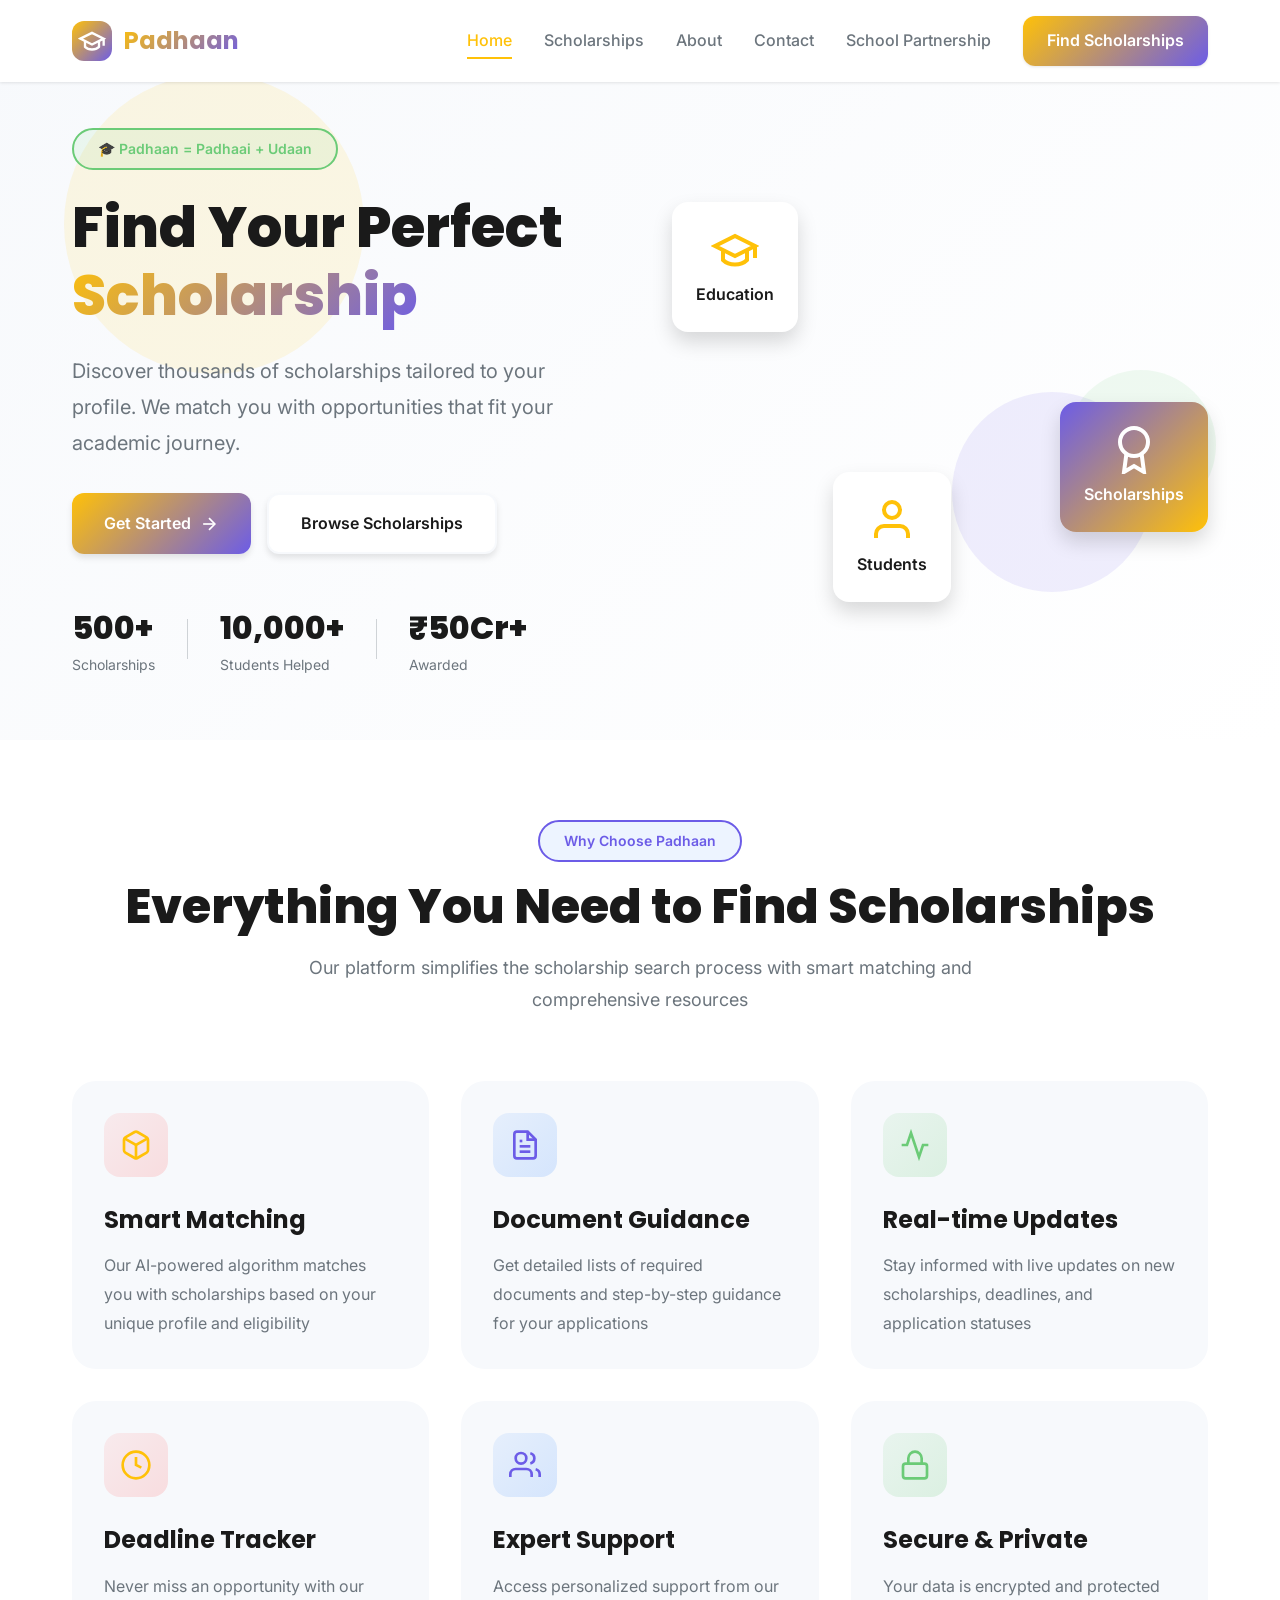
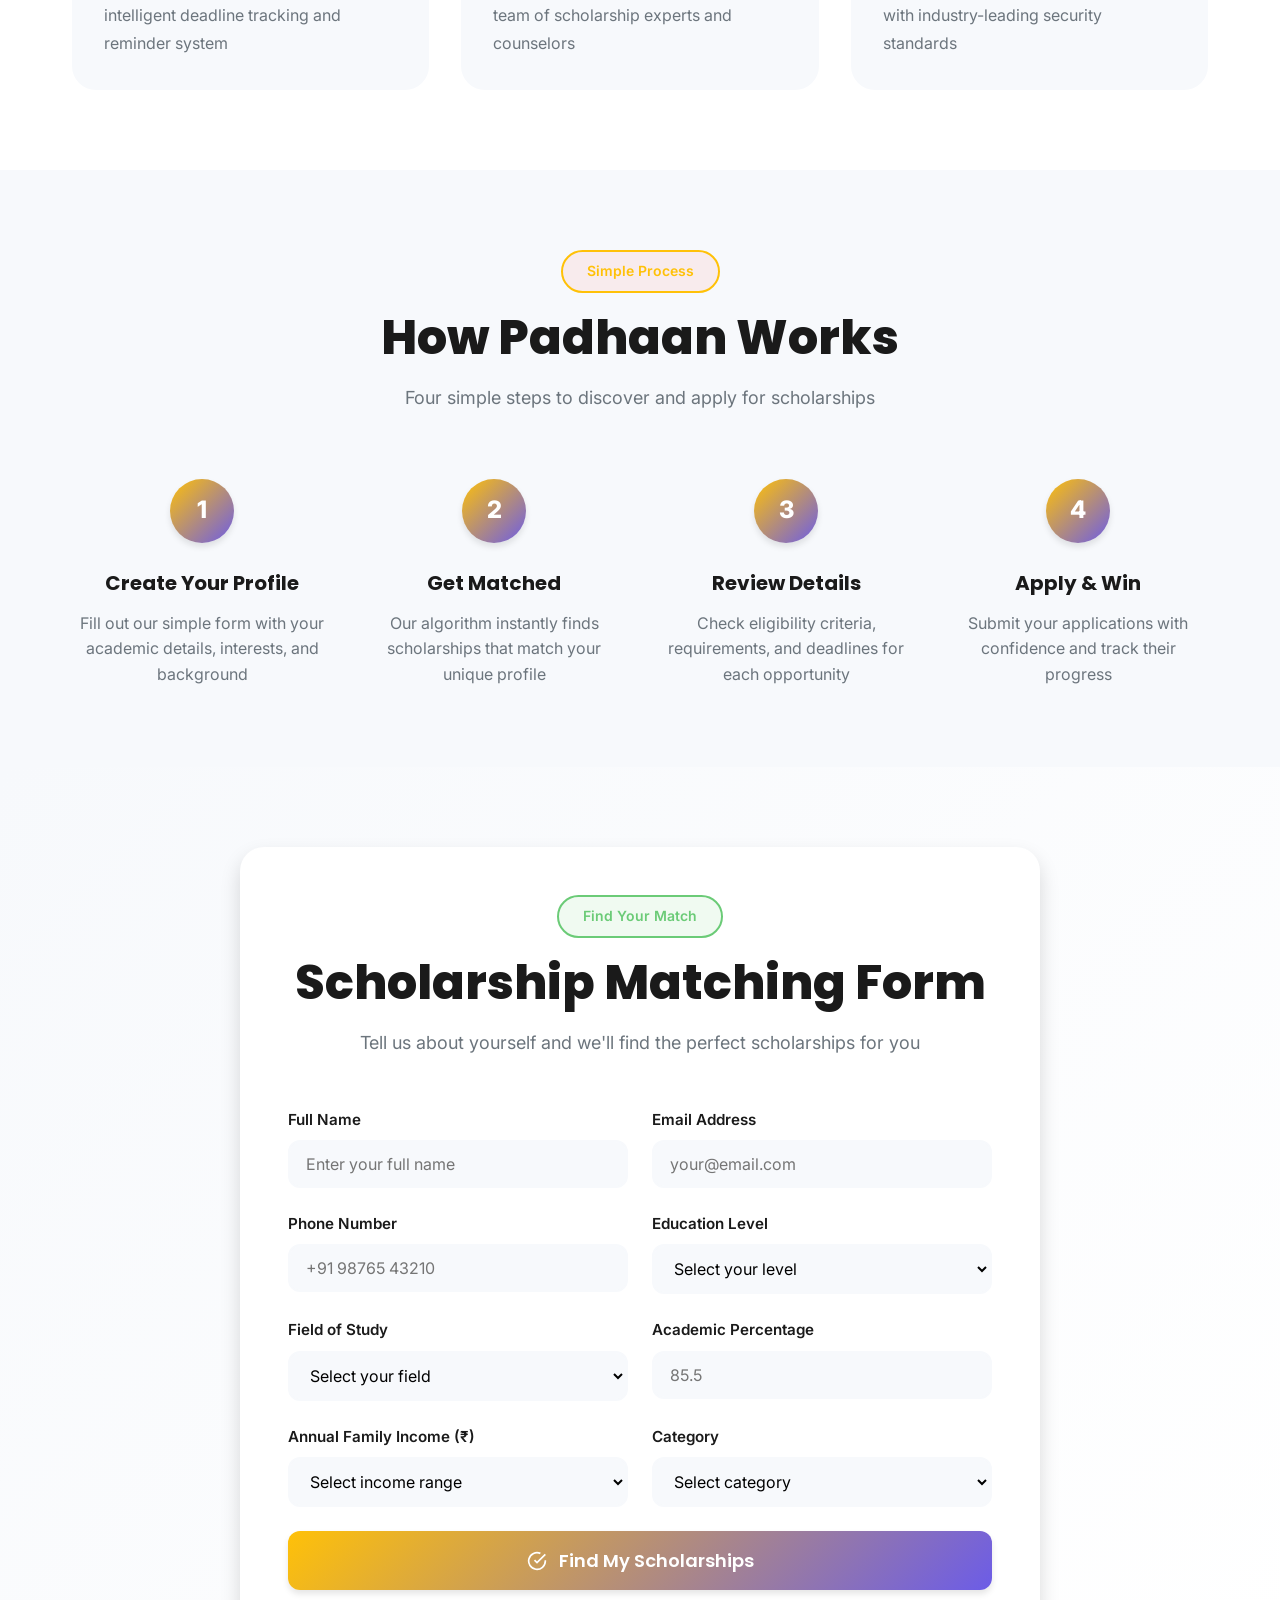
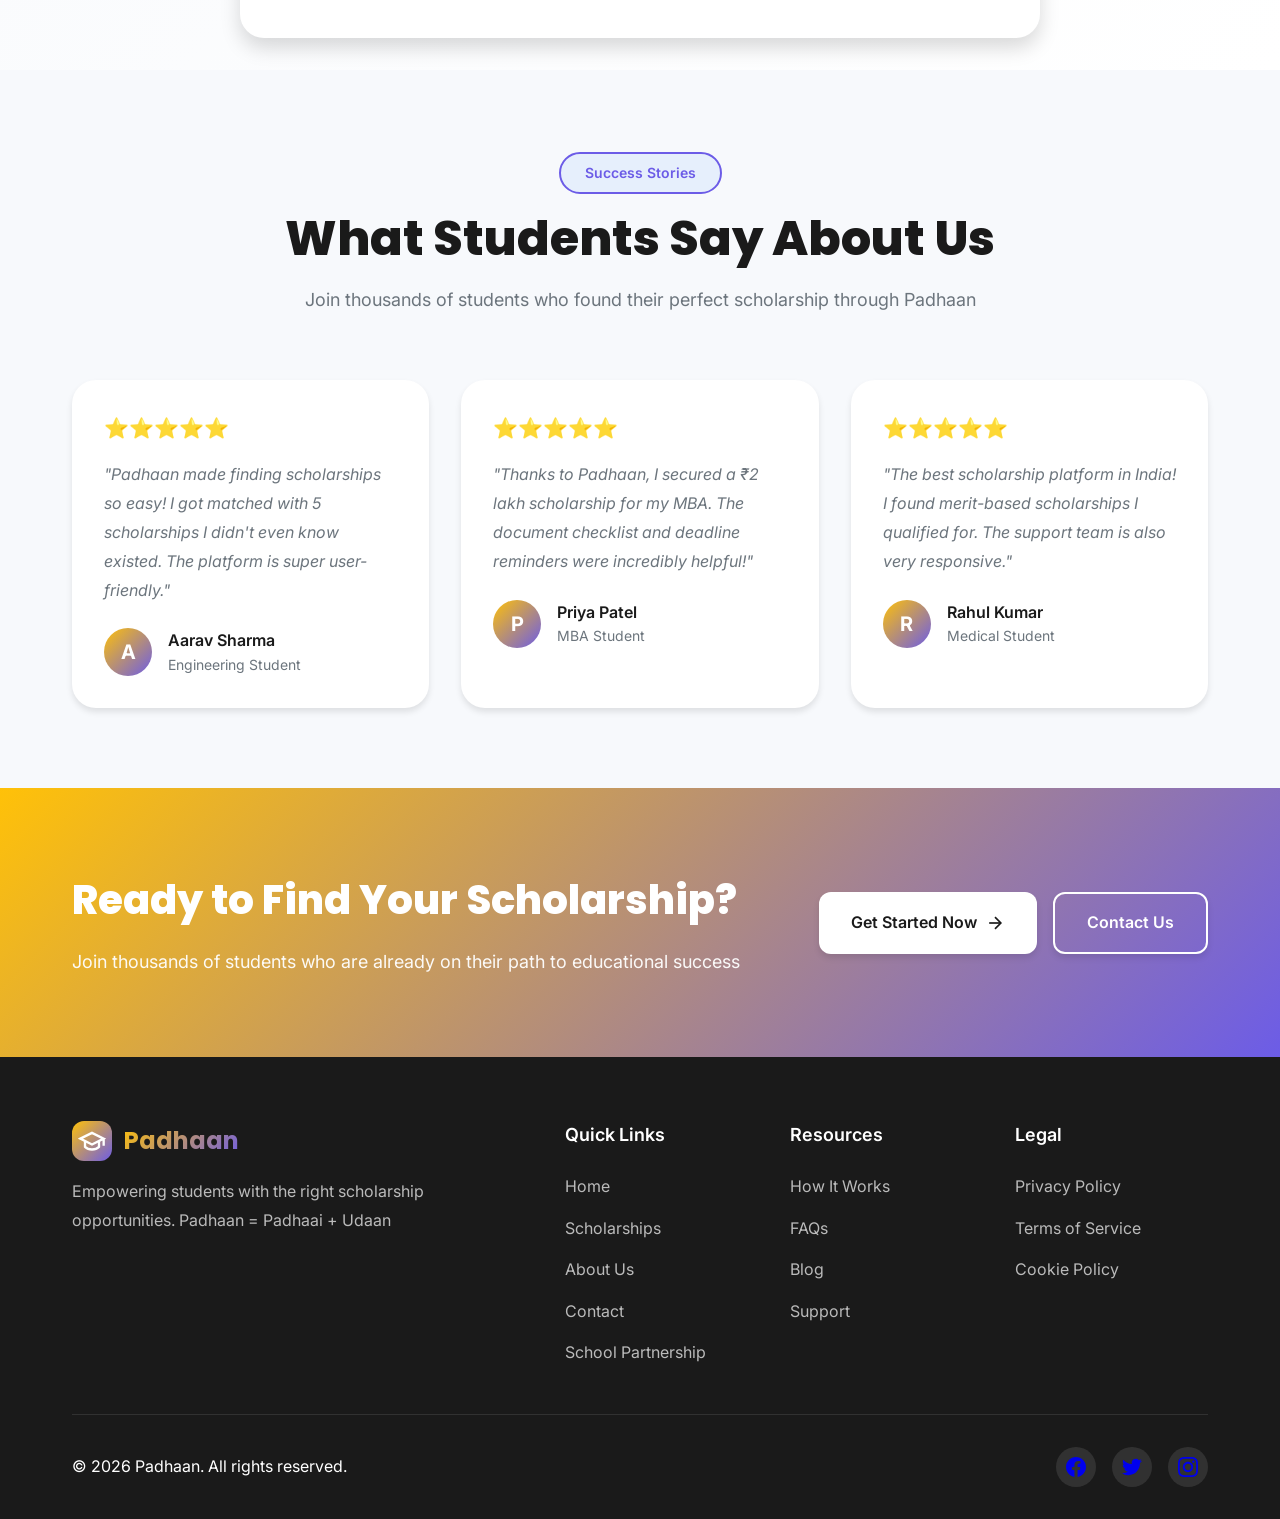
<file: index.html>
<!DOCTYPE html>
<html lang="en">
<head>
    <meta charset="UTF-8">
    <meta name="viewport" content="width=device-width, initial-scale=1.0">
    <title>Padhaan - Your Gateway to Scholarships</title>
    <link rel="preconnect" href="https://fonts.googleapis.com">
    <link rel="preconnect" href="https://fonts.gstatic.com" crossorigin>
    <link href="https://fonts.googleapis.com/css2?family=Poppins:wght@400;500;600;700;800&family=Inter:wght@400;500;600&display=swap" rel="stylesheet">
    <link rel="stylesheet" href="styles.css">
</head>
<body>
    <!-- Navbar -->
    <nav id="navbar" class="navbar">
        <div class="container">
            <div class="navbar-content">
                <a href="index.html" class="logo">
                    <div class="logo-icon">
                        <svg width="28" height="28" viewBox="0 0 24 24" fill="none" stroke="currentColor" stroke-width="2">
                            <path d="M22 10v6M2 10l10-5 10 5-10 5z"></path>
                            <path d="M6 12v5c3 3 9 3 12 0v-5"></path>
                        </svg>
                    </div>
                    <span class="logo-text">Padhaan</span>
                </a>

                <!-- Desktop Menu -->
                <div class="nav-links">
                    <a href="index.html" class="nav-link active">Home</a>
                    <a href="scholarships.html" class="nav-link">Scholarships</a>
                    <a href="about.html" class="nav-link">About</a>
                    <a href="contact.html" class="nav-link">Contact</a>
                    <a href="school-partner.html" class="nav-link">School Partnership</a>
                    <a href="#scholarship-form" class="btn-primary">Find Scholarships</a>
                </div>

                <!-- Mobile Menu Button -->
                <button class="mobile-menu-btn" id="mobile-menu-btn">
                    <span class="hamburger"></span>
                </button>
            </div>

            <!-- Mobile Menu -->
            <div class="mobile-menu" id="mobile-menu">
                <a href="index.html" class="mobile-nav-link">Home</a>
                <a href="scholarships.html" class="mobile-nav-link">Scholarships</a>
                <a href="about.html" class="mobile-nav-link">About</a>
                <a href="contact.html" class="mobile-nav-link">Contact</a>
                <a href="school-partner.html" class="mobile-nav-link">School Partnership</a>
                <a href="#scholarship-form" class="btn-primary">Find Scholarships</a>
            </div>
        </div>
    </nav>

    <!-- Hero Section -->
    <section class="hero">
        <div class="hero-background">
            <div class="floating-shape shape-1"></div>
            <div class="floating-shape shape-2"></div>
            <div class="floating-shape shape-3"></div>
        </div>
        
        <div class="container">
            <div class="hero-content">
                <div class="hero-text">
                    <span class="hero-badge">🎓 Padhaan = Padhaai + Udaan</span>
                    <h1 class="hero-title">
                        Find Your Perfect
                        <span class="gradient-text">Scholarship</span>
                    </h1>
                    <p class="hero-description">
                        Discover thousands of scholarships tailored to your profile. 
                        We match you with opportunities that fit your academic journey.
                    </p>
                    <div class="hero-buttons">
                        <a href="#scholarship-form" class="btn-hero btn-primary">
                            <span>Get Started</span>
                            <svg width="20" height="20" viewBox="0 0 24 24" fill="none" stroke="currentColor" stroke-width="2">
                                <line x1="5" y1="12" x2="19" y2="12"></line>
                                <polyline points="12 5 19 12 12 19"></polyline>
                            </svg>
                        </a>
                        <a href="scholarships.html" class="btn-hero btn-secondary">
                            <span>Browse Scholarships</span>
                        </a>
                    </div>
                    <div class="hero-stats">
                        <div class="stat-item">
                            <div class="stat-number">500+</div>
                            <div class="stat-label">Scholarships</div>
                        </div>
                        <div class="stat-divider"></div>
                        <div class="stat-item">
                            <div class="stat-number">10,000+</div>
                            <div class="stat-label">Students Helped</div>
                        </div>
                        <div class="stat-divider"></div>
                        <div class="stat-item">
                            <div class="stat-number">₹50Cr+</div>
                            <div class="stat-label">Awarded</div>
                        </div>
                    </div>
                </div>
                <div class="hero-image">
                    <div class="hero-illustration">
                        <div class="illustration-card card-1">
                            <svg width="48" height="48" viewBox="0 0 24 24" fill="none" stroke="currentColor" stroke-width="2">
                                <path d="M22 10v6M2 10l10-5 10 5-10 5z"></path>
                                <path d="M6 12v5c3 3 9 3 12 0v-5"></path>
                            </svg>
                            <span>Education</span>
                        </div>
                        <div class="illustration-card card-2">
                            <svg width="48" height="48" viewBox="0 0 24 24" fill="none" stroke="currentColor" stroke-width="2">
                                <circle cx="12" cy="8" r="7"></circle>
                                <polyline points="8.21 13.89 7 23 12 20 17 23 15.79 13.88"></polyline>
                            </svg>
                            <span>Scholarships</span>
                        </div>
                        <div class="illustration-card card-3">
                            <svg width="48" height="48" viewBox="0 0 24 24" fill="none" stroke="currentColor" stroke-width="2">
                                <path d="M20 21v-2a4 4 0 0 0-4-4H8a4 4 0 0 0-4 4v2"></path>
                                <circle cx="12" cy="7" r="4"></circle>
                            </svg>
                            <span>Students</span>
                        </div>
                    </div>
                </div>
            </div>
        </div>
    </section>

    <!-- Features Section -->
    <section class="features">
        <div class="container">
            <div class="section-header">
                <span class="section-badge badge-blue">Why Choose Padhaan</span>
                <h2 class="section-title">Everything You Need to Find Scholarships</h2>
                <p class="section-description">
                    Our platform simplifies the scholarship search process with smart matching and comprehensive resources
                </p>
            </div>

            <div class="features-grid">
                <div class="feature-card">
                    <div class="feature-icon icon-coral">
                        <svg width="32" height="32" viewBox="0 0 24 24" fill="none" stroke="currentColor" stroke-width="2">
                            <path d="M21 16V8a2 2 0 0 0-1-1.73l-7-4a2 2 0 0 0-2 0l-7 4A2 2 0 0 0 3 8v8a2 2 0 0 0 1 1.73l7 4a2 2 0 0 0 2 0l7-4A2 2 0 0 0 21 16z"></path>
                            <polyline points="3.27 6.96 12 12.01 20.73 6.96"></polyline>
                            <line x1="12" y1="22.08" x2="12" y2="12"></line>
                        </svg>
                    </div>
                    <h3 class="feature-title">Smart Matching</h3>
                    <p class="feature-description">
                        Our AI-powered algorithm matches you with scholarships based on your unique profile and eligibility
                    </p>
                </div>

                <div class="feature-card">
                    <div class="feature-icon icon-blue">
                        <svg width="32" height="32" viewBox="0 0 24 24" fill="none" stroke="currentColor" stroke-width="2">
                            <path d="M14 2H6a2 2 0 0 0-2 2v16a2 2 0 0 0 2 2h12a2 2 0 0 0 2-2V8z"></path>
                            <polyline points="14 2 14 8 20 8"></polyline>
                            <line x1="16" y1="13" x2="8" y2="13"></line>
                            <line x1="16" y1="17" x2="8" y2="17"></line>
                            <polyline points="10 9 9 9 8 9"></polyline>
                        </svg>
                    </div>
                    <h3 class="feature-title">Document Guidance</h3>
                    <p class="feature-description">
                        Get detailed lists of required documents and step-by-step guidance for your applications
                    </p>
                </div>

                <div class="feature-card">
                    <div class="feature-icon icon-green">
                        <svg width="32" height="32" viewBox="0 0 24 24" fill="none" stroke="currentColor" stroke-width="2">
                            <polyline points="22 12 18 12 15 21 9 3 6 12 2 12"></polyline>
                        </svg>
                    </div>
                    <h3 class="feature-title">Real-time Updates</h3>
                    <p class="feature-description">
                        Stay informed with live updates on new scholarships, deadlines, and application statuses
                    </p>
                </div>

                <div class="feature-card">
                    <div class="feature-icon icon-coral">
                        <svg width="32" height="32" viewBox="0 0 24 24" fill="none" stroke="currentColor" stroke-width="2">
                            <circle cx="12" cy="12" r="10"></circle>
                            <polyline points="12 6 12 12 16 14"></polyline>
                        </svg>
                    </div>
                    <h3 class="feature-title">Deadline Tracker</h3>
                    <p class="feature-description">
                        Never miss an opportunity with our intelligent deadline tracking and reminder system
                    </p>
                </div>

                <div class="feature-card">
                    <div class="feature-icon icon-blue">
                        <svg width="32" height="32" viewBox="0 0 24 24" fill="none" stroke="currentColor" stroke-width="2">
                            <path d="M17 21v-2a4 4 0 0 0-4-4H5a4 4 0 0 0-4 4v2"></path>
                            <circle cx="9" cy="7" r="4"></circle>
                            <path d="M23 21v-2a4 4 0 0 0-3-3.87"></path>
                            <path d="M16 3.13a4 4 0 0 1 0 7.75"></path>
                        </svg>
                    </div>
                    <h3 class="feature-title">Expert Support</h3>
                    <p class="feature-description">
                        Access personalized support from our team of scholarship experts and counselors
                    </p>
                </div>

                <div class="feature-card">
                    <div class="feature-icon icon-green">
                        <svg width="32" height="32" viewBox="0 0 24 24" fill="none" stroke="currentColor" stroke-width="2">
                            <rect x="3" y="11" width="18" height="11" rx="2" ry="2"></rect>
                            <path d="M7 11V7a5 5 0 0 1 10 0v4"></path>
                        </svg>
                    </div>
                    <h3 class="feature-title">Secure & Private</h3>
                    <p class="feature-description">
                        Your data is encrypted and protected with industry-leading security standards
                    </p>
                </div>
            </div>
        </div>
    </section>

    <!-- How It Works -->
    <section class="how-it-works">
        <div class="container">
            <div class="section-header">
                <span class="section-badge badge-coral">Simple Process</span>
                <h2 class="section-title">How Padhaan Works</h2>
                <p class="section-description">
                    Four simple steps to discover and apply for scholarships
                </p>
            </div>

            <div class="steps-container">
                <div class="step-item">
                    <div class="step-number">1</div>
                    <div class="step-content">
                        <h3 class="step-title">Create Your Profile</h3>
                        <p class="step-description">
                            Fill out our simple form with your academic details, interests, and background
                        </p>
                    </div>
                    <div class="step-arrow">
                        <svg width="40" height="40" viewBox="0 0 24 24" fill="none" stroke="currentColor" stroke-width="2">
                            <line x1="5" y1="12" x2="19" y2="12"></line>
                            <polyline points="12 5 19 12 12 19"></polyline>
                        </svg>
                    </div>
                </div>

                <div class="step-item">
                    <div class="step-number">2</div>
                    <div class="step-content">
                        <h3 class="step-title">Get Matched</h3>
                        <p class="step-description">
                            Our algorithm instantly finds scholarships that match your unique profile
                        </p>
                    </div>
                    <div class="step-arrow">
                        <svg width="40" height="40" viewBox="0 0 24 24" fill="none" stroke="currentColor" stroke-width="2">
                            <line x1="5" y1="12" x2="19" y2="12"></line>
                            <polyline points="12 5 19 12 12 19"></polyline>
                        </svg>
                    </div>
                </div>

                <div class="step-item">
                    <div class="step-number">3</div>
                    <div class="step-content">
                        <h3 class="step-title">Review Details</h3>
                        <p class="step-description">
                            Check eligibility criteria, requirements, and deadlines for each opportunity
                        </p>
                    </div>
                    <div class="step-arrow">
                        <svg width="40" height="40" viewBox="0 0 24 24" fill="none" stroke="currentColor" stroke-width="2">
                            <line x1="5" y1="12" x2="19" y2="12"></line>
                            <polyline points="12 5 19 12 12 19"></polyline>
                        </svg>
                    </div>
                </div>

                <div class="step-item">
                    <div class="step-number">4</div>
                    <div class="step-content">
                        <h3 class="step-title">Apply & Win</h3>
                        <p class="step-description">
                            Submit your applications with confidence and track their progress
                        </p>
                    </div>
                </div>
            </div>
        </div>
    </section>

    <!-- Scholarship Form Section -->
    <section id="scholarship-form" class="form-section">
        <div class="container">
            <div class="form-container">
                <div class="form-header">
                    <span class="section-badge badge-green">Find Your Match</span>
                    <h2 class="section-title">Scholarship Matching Form</h2>
                    <p class="section-description">
                        Tell us about yourself and we'll find the perfect scholarships for you
                    </p>
                </div>

                <form id="scholarshipForm" class="scholarship-form">
                    <div class="form-row">
                        <div class="form-group">
                            <label for="name">Full Name</label>
                            <input type="text" id="name" name="name" required placeholder="Enter your full name">
                        </div>
                        <div class="form-group">
                            <label for="email">Email Address</label>
                            <input type="email" id="email" name="email" required placeholder="your@email.com">
                        </div>
                    </div>

                    <div class="form-row">
                        <div class="form-group">
                            <label for="phone">Phone Number</label>
                            <input type="tel" id="phone" name="phone" required placeholder="+91 98765 43210">
                        </div>
                        <div class="form-group">
                            <label for="education">Education Level</label>
                            <select id="education" name="education" required>
                                <option value="">Select your level</option>
                                <option value="10th">10th Grade</option>
                                <option value="12th">12th Grade</option>
                                <option value="undergraduate">Undergraduate</option>
                                <option value="postgraduate">Postgraduate</option>
                                <option value="doctorate">Doctorate</option>
                            </select>
                        </div>
                    </div>

                    <div class="form-row">
                        <div class="form-group">
                            <label for="field">Field of Study</label>
                            <select id="field" name="field" required>
                                <option value="">Select your field</option>
                                <option value="science">Science</option>
                                <option value="commerce">Commerce</option>
                                <option value="arts">Arts</option>
                                <option value="engineering">Engineering</option>
                                <option value="medical">Medical</option>
                                <option value="law">Law</option>
                                <option value="other">Other</option>
                            </select>
                        </div>
                        <div class="form-group">
                            <label for="percentage">Academic Percentage</label>
                            <input type="number" id="percentage" name="percentage" min="0" max="100" step="0.01" required placeholder="85.5">
                        </div>
                    </div>

                    <div class="form-row">
                        <div class="form-group">
                            <label for="income">Annual Family Income (₹)</label>
                            <select id="income" name="income" required>
                                <option value="">Select income range</option>
                                <option value="0-100000">Below ₹1 Lakh</option>
                                <option value="100000-300000">₹1-3 Lakhs</option>
                                <option value="300000-600000">₹3-6 Lakhs</option>
                                <option value="600000-1000000">₹6-10 Lakhs</option>
                                <option value="1000000+">Above ₹10 Lakhs</option>
                            </select>
                        </div>
                        <div class="form-group">
                            <label for="category">Category</label>
                            <select id="category" name="category" required>
                                <option value="">Select category</option>
                                <option value="general">General</option>
                                <option value="obc">OBC</option>
                                <option value="sc">SC</option>
                                <option value="st">ST</option>
                                <option value="other">Other</option>
                            </select>
                        </div>
                    </div>

                    <button type="submit" class="btn-submit">
                        <svg width="20" height="20" viewBox="0 0 24 24" fill="none" stroke="currentColor" stroke-width="2">
                            <path d="M22 11.08V12a10 10 0 1 1-5.93-9.14"></path>
                            <polyline points="22 4 12 14.01 9 11.01"></polyline>
                        </svg>
                        <span>Find My Scholarships</span>
                    </button>
                </form>
            </div>
        </div>
    </section>

    <!-- Results Section (Initially Hidden) -->
    <section id="results-section" class="results-section" style="display: none;">
        <div class="container">
            <div class="results-header">
                <h2 class="section-title">Your Matched Scholarships</h2>
                <p class="section-description">
                    Based on your profile, here are the scholarships you're eligible for
                </p>
            </div>
            <div id="results-container" class="results-grid"></div>
        </div>
    </section>

    <!-- Testimonials -->
    <section class="testimonials">
        <div class="container">
            <div class="section-header">
                <span class="section-badge badge-blue">Success Stories</span>
                <h2 class="section-title">What Students Say About Us</h2>
                <p class="section-description">
                    Join thousands of students who found their perfect scholarship through Padhaan
                </p>
            </div>

            <div class="testimonials-grid">
                <div class="testimonial-card">
                    <div class="testimonial-stars">
                        ⭐⭐⭐⭐⭐
                    </div>
                    <p class="testimonial-text">
                        "Padhaan made finding scholarships so easy! I got matched with 5 scholarships 
                        I didn't even know existed. The platform is super user-friendly."
                    </p>
                    <div class="testimonial-author">
                        <div class="author-avatar">A</div>
                        <div class="author-info">
                            <div class="author-name">Aarav Sharma</div>
                            <div class="author-title">Engineering Student</div>
                        </div>
                    </div>
                </div>

                <div class="testimonial-card">
                    <div class="testimonial-stars">
                        ⭐⭐⭐⭐⭐
                    </div>
                    <p class="testimonial-text">
                        "Thanks to Padhaan, I secured a ₹2 lakh scholarship for my MBA. 
                        The document checklist and deadline reminders were incredibly helpful!"
                    </p>
                    <div class="testimonial-author">
                        <div class="author-avatar">P</div>
                        <div class="author-info">
                            <div class="author-name">Priya Patel</div>
                            <div class="author-title">MBA Student</div>
                        </div>
                    </div>
                </div>

                <div class="testimonial-card">
                    <div class="testimonial-stars">
                        ⭐⭐⭐⭐⭐
                    </div>
                    <p class="testimonial-text">
                        "The best scholarship platform in India! I found merit-based scholarships 
                        I qualified for. The support team is also very responsive."
                    </p>
                    <div class="testimonial-author">
                        <div class="author-avatar">R</div>
                        <div class="author-info">
                            <div class="author-name">Rahul Kumar</div>
                            <div class="author-title">Medical Student</div>
                        </div>
                    </div>
                </div>
            </div>
        </div>
    </section>

    <!-- CTA Section -->
    <section class="cta-section">
        <div class="container">
            <div class="cta-card">
                <div class="cta-content">
                    <h2 class="cta-title">Ready to Find Your Scholarship?</h2>
                    <p class="cta-description">
                        Join thousands of students who are already on their path to educational success
                    </p>
                </div>
                <div class="cta-buttons">
                    <a href="#scholarship-form" class="btn-cta btn-white">
                        <span>Get Started Now</span>
                        <svg width="20" height="20" viewBox="0 0 24 24" fill="none" stroke="currentColor" stroke-width="2">
                            <line x1="5" y1="12" x2="19" y2="12"></line>
                            <polyline points="12 5 19 12 12 19"></polyline>
                        </svg>
                    </a>
                    <a href="contact.html" class="btn-cta btn-outline">
                        <span>Contact Us</span>
                    </a>
                </div>
            </div>
        </div>
    </section>

    <!-- Footer -->
    <footer class="footer">
        <div class="container">
            <div class="footer-content">
                <div class="footer-brand">
                    <a href="index.html" class="footer-logo">
                        <div class="logo-icon">
                            <svg width="28" height="28" viewBox="0 0 24 24" fill="none" stroke="currentColor" stroke-width="2">
                                <path d="M22 10v6M2 10l10-5 10 5-10 5z"></path>
                                <path d="M6 12v5c3 3 9 3 12 0v-5"></path>
                            </svg>
                        </div>
                        <span class="logo-text">Padhaan</span>
                    </a>
                    <p class="footer-description">
                        Empowering students with the right scholarship opportunities. Padhaan = Padhaai + Udaan
                    </p>
                </div>

                <div class="footer-links">
                    <div class="footer-column">
                        <h4 class="footer-title">Quick Links</h4>
                        <a href="index.html" class="footer-link">Home</a>
                        <a href="scholarships.html" class="footer-link">Scholarships</a>
                        <a href="about.html" class="footer-link">About Us</a>
                        <a href="contact.html" class="footer-link">Contact</a>
                        <a href="school-partner.html" class="footer-link">School Partnership</a>
                    </div>

                    <div class="footer-column">
                        <h4 class="footer-title">Resources</h4>
                        <a href="#" class="footer-link">How It Works</a>
                        <a href="#" class="footer-link">FAQs</a>
                        <a href="#" class="footer-link">Blog</a>
                        <a href="#" class="footer-link">Support</a>
                    </div>

                    <div class="footer-column">
                        <h4 class="footer-title">Legal</h4>
                        <a href="#" class="footer-link">Privacy Policy</a>
                        <a href="#" class="footer-link">Terms of Service</a>
                        <a href="#" class="footer-link">Cookie Policy</a>
                    </div>
                </div>
            </div>

            <div class="footer-bottom">
                <p>&copy; 2026 Padhaan. All rights reserved.</p>
                <div class="footer-social">
                    <a href="#" class="social-link">
                        <svg width="20" height="20" viewBox="0 0 24 24" fill="currentColor">
                            <path d="M24 12.073c0-6.627-5.373-12-12-12s-12 5.373-12 12c0 5.99 4.388 10.954 10.125 11.854v-8.385H7.078v-3.47h3.047V9.43c0-3.007 1.792-4.669 4.533-4.669 1.312 0 2.686.235 2.686.235v2.953H15.83c-1.491 0-1.956.925-1.956 1.874v2.25h3.328l-.532 3.47h-2.796v8.385C19.612 23.027 24 18.062 24 12.073z"/>
                        </svg>
                    </a>
                    <a href="#" class="social-link">
                        <svg width="20" height="20" viewBox="0 0 24 24" fill="currentColor">
                            <path d="M23.953 4.57a10 10 0 01-2.825.775 4.958 4.958 0 002.163-2.723c-.951.555-2.005.959-3.127 1.184a4.92 4.92 0 00-8.384 4.482C7.69 8.095 4.067 6.13 1.64 3.162a4.822 4.822 0 00-.666 2.475c0 1.71.87 3.213 2.188 4.096a4.904 4.904 0 01-2.228-.616v.06a4.923 4.923 0 003.946 4.827 4.996 4.996 0 01-2.212.085 4.936 4.936 0 004.604 3.417 9.867 9.867 0 01-6.102 2.105c-.39 0-.779-.023-1.17-.067a13.995 13.995 0 007.557 2.209c9.053 0 13.998-7.496 13.998-13.985 0-.21 0-.42-.015-.63A9.935 9.935 0 0024 4.59z"/>
                        </svg>
                    </a>
                    <a href="#" class="social-link">
                        <svg width="20" height="20" viewBox="0 0 24 24" fill="currentColor">
                            <path d="M12 0C8.74 0 8.333.015 7.053.072 5.775.132 4.905.333 4.14.63c-.789.306-1.459.717-2.126 1.384S.935 3.35.63 4.14C.333 4.905.131 5.775.072 7.053.012 8.333 0 8.74 0 12s.015 3.667.072 4.947c.06 1.277.261 2.148.558 2.913.306.788.717 1.459 1.384 2.126.667.666 1.336 1.079 2.126 1.384.766.296 1.636.499 2.913.558C8.333 23.988 8.74 24 12 24s3.667-.015 4.947-.072c1.277-.06 2.148-.262 2.913-.558.788-.306 1.459-.718 2.126-1.384.666-.667 1.079-1.335 1.384-2.126.296-.765.499-1.636.558-2.913.06-1.28.072-1.687.072-4.947s-.015-3.667-.072-4.947c-.06-1.277-.262-2.149-.558-2.913-.306-.789-.718-1.459-1.384-2.126C21.319 1.347 20.651.935 19.86.63c-.765-.297-1.636-.499-2.913-.558C15.667.012 15.26 0 12 0zm0 2.16c3.203 0 3.585.016 4.85.071 1.17.055 1.805.249 2.227.415.562.217.96.477 1.382.896.419.42.679.819.896 1.381.164.422.36 1.057.413 2.227.057 1.266.07 1.646.07 4.85s-.015 3.585-.074 4.85c-.061 1.17-.256 1.805-.421 2.227-.224.562-.479.96-.899 1.382-.419.419-.824.679-1.38.896-.42.164-1.065.36-2.235.413-1.274.057-1.649.07-4.859.07-3.211 0-3.586-.015-4.859-.074-1.171-.061-1.816-.256-2.236-.421-.569-.224-.96-.479-1.379-.899-.421-.419-.69-.824-.9-1.38-.165-.42-.359-1.065-.42-2.235-.045-1.26-.061-1.649-.061-4.844 0-3.196.016-3.586.061-4.861.061-1.17.255-1.814.42-2.234.21-.57.479-.96.9-1.381.419-.419.81-.689 1.379-.898.42-.166 1.051-.361 2.221-.421 1.275-.045 1.65-.06 4.859-.06l.045.03zm0 3.678c-3.405 0-6.162 2.76-6.162 6.162 0 3.405 2.76 6.162 6.162 6.162 3.405 0 6.162-2.76 6.162-6.162 0-3.405-2.76-6.162-6.162-6.162zM12 16c-2.21 0-4-1.79-4-4s1.79-4 4-4 4 1.79 4 4-1.79 4-4 4zm7.846-10.405c0 .795-.646 1.44-1.44 1.44-.795 0-1.44-.646-1.44-1.44 0-.794.646-1.439 1.44-1.439.793-.001 1.44.645 1.44 1.439z"/>
                        </svg>
                    </a>
                </div>
            </div>
        </div>
    </footer>

    <script src="data.js"></script>
    <script src="script.js"></script>
</body>
</html>
</file>
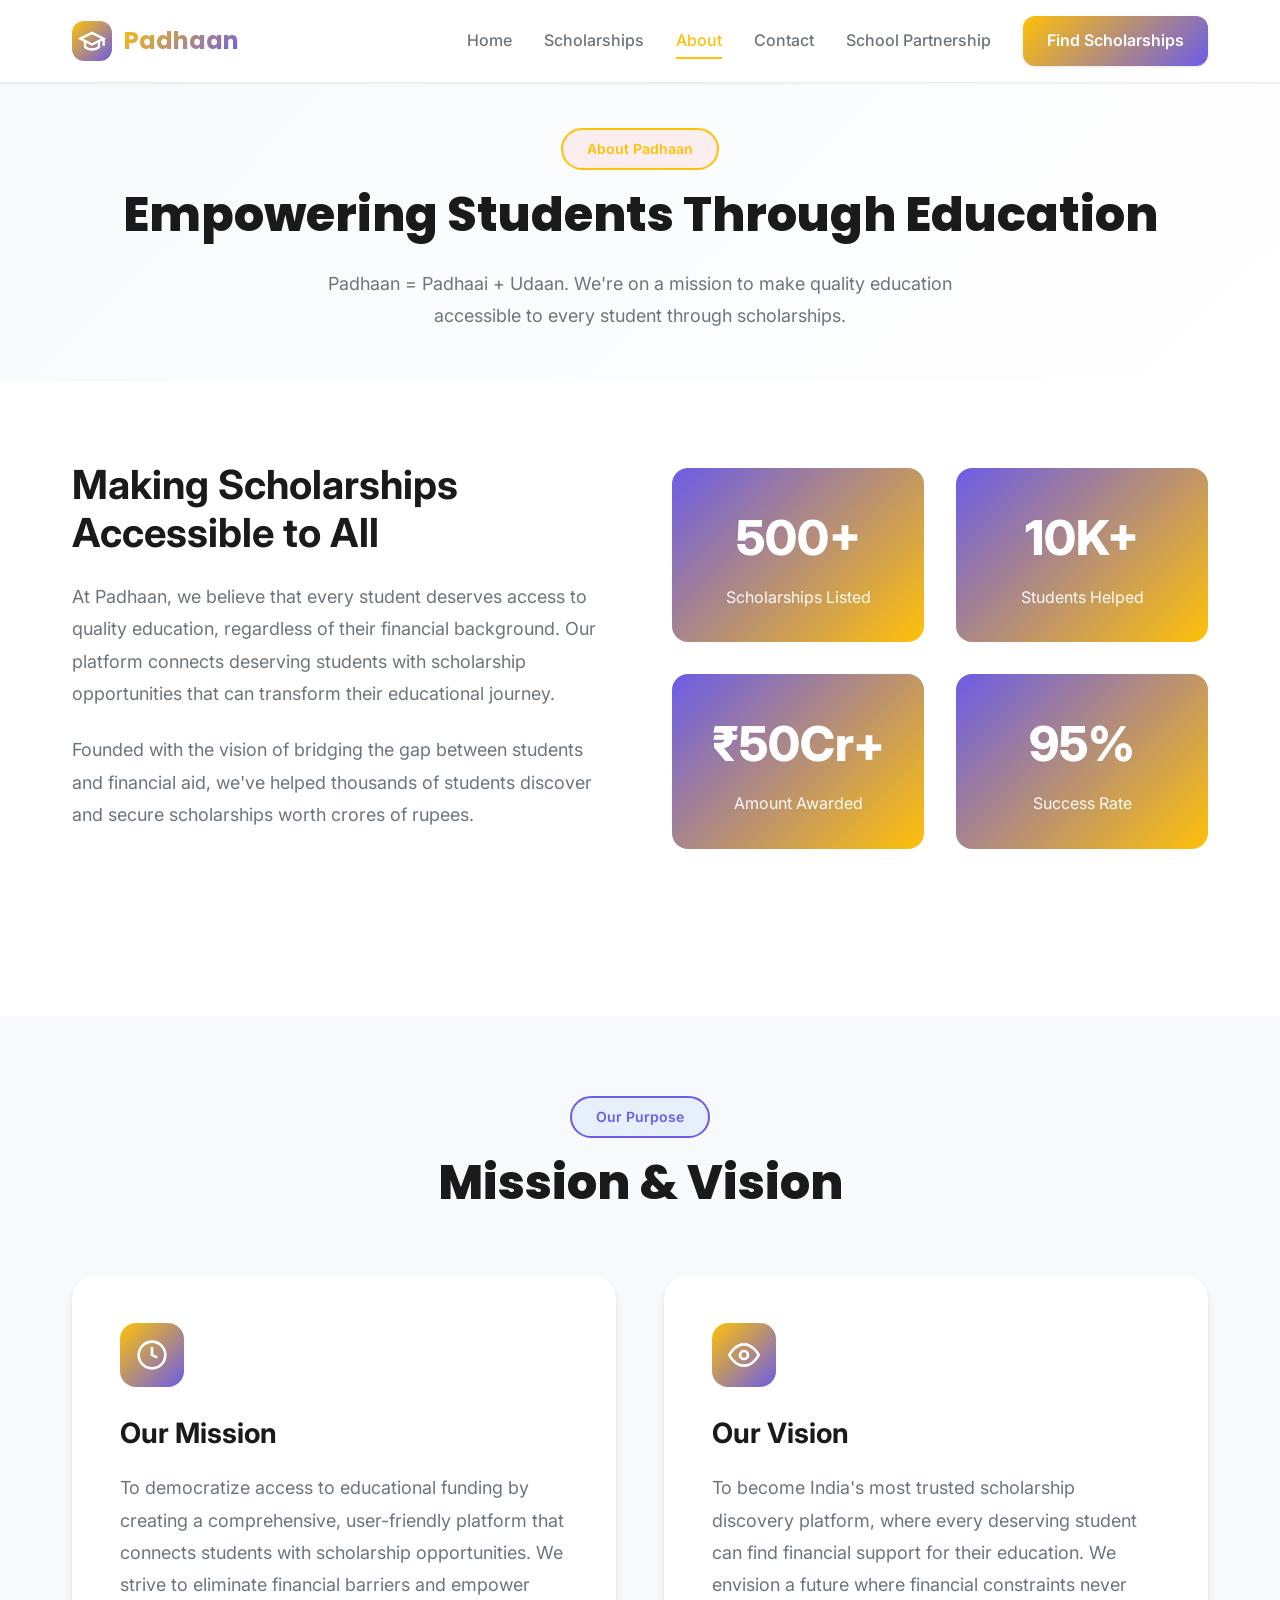
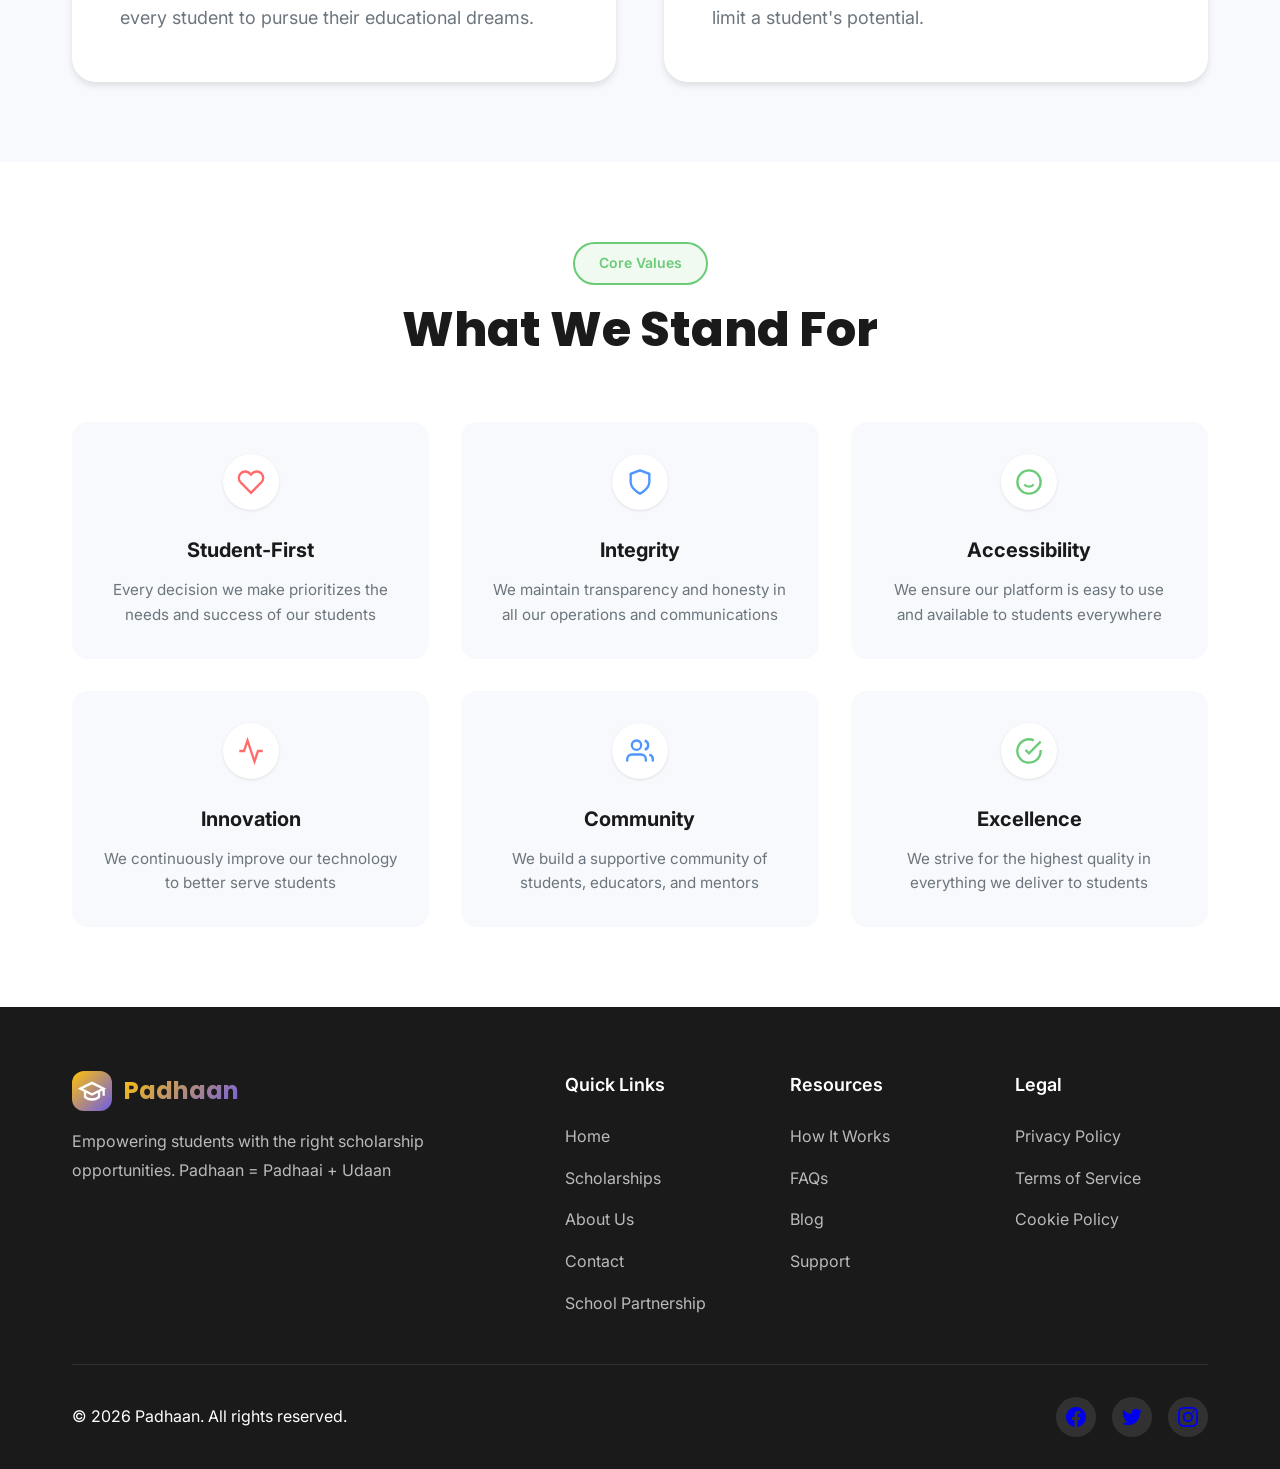
<file: about.html>
<!DOCTYPE html>
<html lang="en">
<head>
    <meta charset="UTF-8">
    <meta name="viewport" content="width=device-width, initial-scale=1.0">
    <title>About Us - Padhaan</title>
    <link rel="preconnect" href="https://fonts.googleapis.com">
    <link rel="preconnect" href="https://fonts.gstatic.com" crossorigin>
    <link href="https://fonts.googleapis.com/css2?family=Poppins:wght@400;500;600;700;800&family=Inter:wght@400;500;600&display=swap" rel="stylesheet">
    <link rel="stylesheet" href="styles.css">
    <style>
        .about-hero {
            padding: 8rem 0 3rem;
            background: linear-gradient(135deg, var(--light-gray), var(--white));
            text-align: center;
        }
        
        .about-content {
            padding: 5rem 0;
            background: var(--white);
        }
        
        .content-grid {
            display: grid;
            grid-template-columns: 1fr 1fr;
            gap: 4rem;
            align-items: center;
            margin-bottom: 5rem;
        }
        
        .content-text h2 {
            font-size: 2.5rem;
            color: var(--dark);
            margin-bottom: 1.5rem;
            line-height: 1.2;
        }
        
        .content-text p {
            font-size: 1.125rem;
            color: var(--gray);
            line-height: 1.8;
            margin-bottom: 1.5rem;
        }
        
        .content-image {
            position: relative;
        }
        
        .stats-grid {
            display: grid;
            grid-template-columns: repeat(2, 1fr);
            gap: 2rem;
        }
        
        .stat-box {
            background: linear-gradient(135deg, var(--blue), var(--coral));
            padding: 2rem;
            border-radius: 1rem;
            text-align: center;
            color: var(--white);
            animation: fadeInUp 0.6s ease-out;
        }
        
        .stat-box:hover {
            transform: translateY(-5px);
            transition: var(--transition);
        }
        
        .stat-box .number {
            font-size: 3rem;
            font-weight: 800;
            margin-bottom: 0.5rem;
        }
        
        .stat-box .label {
            font-size: 1rem;
            opacity: 0.95;
        }
        
        .mission-vision {
            padding: 5rem 0;
            background: var(--light-gray);
        }
        
        .mv-grid {
            display: grid;
            grid-template-columns: 1fr 1fr;
            gap: 3rem;
        }
        
        .mv-card {
            background: var(--white);
            padding: 3rem;
            border-radius: 1.5rem;
            box-shadow: var(--shadow-md);
            animation: fadeInScale 0.6s ease-out;
        }
        
        .mv-card:hover {
            box-shadow: var(--shadow-lg);
            transform: scale(1.02);
            transition: var(--transition);
        }
        
        .mv-icon {
            width: 4rem;
            height: 4rem;
            background: linear-gradient(135deg, var(--coral), var(--blue));
            border-radius: 1rem;
            display: flex;
            align-items: center;
            justify-content: center;
            margin-bottom: 1.5rem;
        }
        
        .mv-icon svg {
            color: var(--white);
        }
        
        .mv-card h3 {
            font-size: 1.75rem;
            color: var(--dark);
            margin-bottom: 1rem;
        }
        
        .mv-card p {
            font-size: 1.125rem;
            color: var(--gray);
            line-height: 1.8;
        }
        
        .values-section {
            padding: 5rem 0;
            background: var(--white);
        }
        
        .values-grid {
            display: grid;
            grid-template-columns: repeat(3, 1fr);
            gap: 2rem;
        }
        
        .value-card {
            text-align: center;
            padding: 2rem;
            border-radius: 1rem;
            background: var(--light-gray);
            animation: bounceIn 0.6s ease-out;
        }
        
        .value-card:hover {
            background: var(--white);
            box-shadow: var(--shadow-md);
            transform: translateY(-5px);
            transition: var(--transition);
        }
        
        .value-icon {
            width: 3.5rem;
            height: 3.5rem;
            background: var(--white);
            border-radius: 50%;
            display: flex;
            align-items: center;
            justify-content: center;
            margin: 0 auto 1.5rem;
            box-shadow: var(--shadow-sm);
        }
        
        .value-card h4 {
            font-size: 1.25rem;
            color: var(--dark);
            margin-bottom: 0.75rem;
        }
        
        .value-card p {
            font-size: 0.95rem;
            color: var(--gray);
            line-height: 1.6;
        }
        
        @media (max-width: 768px) {
            .content-grid, .mv-grid {
                grid-template-columns: 1fr;
                gap: 2rem;
            }
            
            .values-grid {
                grid-template-columns: 1fr;
            }
            
            .stats-grid {
                grid-template-columns: 1fr;
            }
        }
    </style>
</head>
<body>
    <!-- Navbar -->
    <nav id="navbar" class="navbar">
        <div class="container">
            <div class="navbar-content">
                <a href="index.html" class="logo">
                    <div class="logo-icon">
                        <svg width="28" height="28" viewBox="0 0 24 24" fill="none" stroke="currentColor" stroke-width="2">
                            <path d="M22 10v6M2 10l10-5 10 5-10 5z"></path>
                            <path d="M6 12v5c3 3 9 3 12 0v-5"></path>
                        </svg>
                    </div>
                    <span class="logo-text">Padhaan</span>
                </a>

                <div class="nav-links">
                    <a href="index.html" class="nav-link">Home</a>
                    <a href="scholarships.html" class="nav-link">Scholarships</a>
                    <a href="about.html" class="nav-link active">About</a>
                    <a href="contact.html" class="nav-link">Contact</a>
                    <a href="school-partner.html" class="nav-link">School Partnership</a>
                    <a href="index.html#scholarship-form" class="btn-primary">Find Scholarships</a>
                </div>

                <!-- Mobile Menu Button -->
                <button class="mobile-menu-btn" id="mobile-menu-btn">
                    <span class="hamburger"></span>
                </button>
            </div>

            <div class="mobile-menu" id="mobile-menu">
                <a href="index.html" class="mobile-nav-link">Home</a>
                <a href="scholarships.html" class="mobile-nav-link">Scholarships</a>
                <a href="about.html" class="mobile-nav-link">About</a>
                <a href="contact.html" class="mobile-nav-link">Contact</a>
                <a href="school-partner.html" class="mobile-nav-link">School Partnership</a>
                <a href="index.html#scholarship-form" class="btn-primary">Find Scholarships</a>
            </div>
        </div>
    </nav>

    <!-- Hero -->
    <section class="about-hero">
        <div class="container">
            <span class="section-badge badge-coral">About Padhaan</span>
            <h1 class="section-title">Empowering Students Through Education</h1>
            <p class="section-description" style="max-width: 700px; margin: 1.5rem auto 0;">
                Padhaan = Padhaai + Udaan. We're on a mission to make quality education accessible to every student through scholarships.
            </p>
        </div>
    </section>

    <!-- About Content -->
    <section class="about-content">
        <div class="container">
            <div class="content-grid">
                <div class="content-text">
                    <h2>Making Scholarships Accessible to All</h2>
                    <p>
                        At Padhaan, we believe that every student deserves access to quality education, regardless of their financial background. 
                        Our platform connects deserving students with scholarship opportunities that can transform their educational journey.
                    </p>
                    <p>
                        Founded with the vision of bridging the gap between students and financial aid, we've helped thousands of students 
                        discover and secure scholarships worth crores of rupees.
                    </p>
                </div>
                <div class="content-image">
                    <div class="stats-grid">
                        <div class="stat-box" style="animation-delay: 0.1s;">
                            <div class="number">500+</div>
                            <div class="label">Scholarships Listed</div>
                        </div>
                        <div class="stat-box" style="animation-delay: 0.2s;">
                            <div class="number">10K+</div>
                            <div class="label">Students Helped</div>
                        </div>
                        <div class="stat-box" style="animation-delay: 0.3s;">
                            <div class="number">₹50Cr+</div>
                            <div class="label">Amount Awarded</div>
                        </div>
                        <div class="stat-box" style="animation-delay: 0.4s;">
                            <div class="number">95%</div>
                            <div class="label">Success Rate</div>
                        </div>
                    </div>
                </div>
            </div>
        </div>
    </section>

    <!-- Mission & Vision -->
    <section class="mission-vision">
        <div class="container">
            <div class="section-header">
                <span class="section-badge badge-blue">Our Purpose</span>
                <h2 class="section-title">Mission & Vision</h2>
            </div>

            <div class="mv-grid">
                <div class="mv-card">
                    <div class="mv-icon">
                        <svg width="32" height="32" viewBox="0 0 24 24" fill="none" stroke="currentColor" stroke-width="2">
                            <circle cx="12" cy="12" r="10"></circle>
                            <polyline points="12 6 12 12 16 14"></polyline>
                        </svg>
                    </div>
                    <h3>Our Mission</h3>
                    <p>
                        To democratize access to educational funding by creating a comprehensive, user-friendly platform 
                        that connects students with scholarship opportunities. We strive to eliminate financial barriers 
                        and empower every student to pursue their educational dreams.
                    </p>
                </div>

                <div class="mv-card">
                    <div class="mv-icon">
                        <svg width="32" height="32" viewBox="0 0 24 24" fill="none" stroke="currentColor" stroke-width="2">
                            <path d="M1 12s4-8 11-8 11 8 11 8-4 8-11 8-11-8-11-8z"></path>
                            <circle cx="12" cy="12" r="3"></circle>
                        </svg>
                    </div>
                    <h3>Our Vision</h3>
                    <p>
                        To become India's most trusted scholarship discovery platform, where every deserving student 
                        can find financial support for their education. We envision a future where financial constraints 
                        never limit a student's potential.
                    </p>
                </div>
            </div>
        </div>
    </section>

    <!-- Values -->
    <section class="values-section">
        <div class="container">
            <div class="section-header">
                <span class="section-badge badge-green">Core Values</span>
                <h2 class="section-title">What We Stand For</h2>
            </div>

            <div class="values-grid">
                <div class="value-card" style="animation-delay: 0.1s;">
                    <div class="value-icon">
                        <svg width="28" height="28" viewBox="0 0 24 24" fill="none" stroke="#FF6B6B" stroke-width="2">
                            <path d="M20.84 4.61a5.5 5.5 0 0 0-7.78 0L12 5.67l-1.06-1.06a5.5 5.5 0 0 0-7.78 7.78l1.06 1.06L12 21.23l7.78-7.78 1.06-1.06a5.5 5.5 0 0 0 0-7.78z"></path>
                        </svg>
                    </div>
                    <h4>Student-First</h4>
                    <p>Every decision we make prioritizes the needs and success of our students</p>
                </div>

                <div class="value-card" style="animation-delay: 0.2s;">
                    <div class="value-icon">
                        <svg width="28" height="28" viewBox="0 0 24 24" fill="none" stroke="#4D96FF" stroke-width="2">
                            <path d="M12 22s8-4 8-10V5l-8-3-8 3v7c0 6 8 10 8 10z"></path>
                        </svg>
                    </div>
                    <h4>Integrity</h4>
                    <p>We maintain transparency and honesty in all our operations and communications</p>
                </div>

                <div class="value-card" style="animation-delay: 0.3s;">
                    <div class="value-icon">
                        <svg width="28" height="28" viewBox="0 0 24 24" fill="none" stroke="#6BCB77" stroke-width="2">
                            <circle cx="12" cy="12" r="10"></circle>
                            <path d="M8 14s1.5 2 4 2 4-2 4-2"></path>
                            <line x1="9" y1="9" x2="9.01" y2="9"></line>
                            <line x1="15" y1="9" x2="15.01" y2="9"></line>
                        </svg>
                    </div>
                    <h4>Accessibility</h4>
                    <p>We ensure our platform is easy to use and available to students everywhere</p>
                </div>

                <div class="value-card" style="animation-delay: 0.4s;">
                    <div class="value-icon">
                        <svg width="28" height="28" viewBox="0 0 24 24" fill="none" stroke="#FF6B6B" stroke-width="2">
                            <polyline points="22 12 18 12 15 21 9 3 6 12 2 12"></polyline>
                        </svg>
                    </div>
                    <h4>Innovation</h4>
                    <p>We continuously improve our technology to better serve students</p>
                </div>

                <div class="value-card" style="animation-delay: 0.5s;">
                    <div class="value-icon">
                        <svg width="28" height="28" viewBox="0 0 24 24" fill="none" stroke="#4D96FF" stroke-width="2">
                            <path d="M17 21v-2a4 4 0 0 0-4-4H5a4 4 0 0 0-4 4v2"></path>
                            <circle cx="9" cy="7" r="4"></circle>
                            <path d="M23 21v-2a4 4 0 0 0-3-3.87"></path>
                            <path d="M16 3.13a4 4 0 0 1 0 7.75"></path>
                        </svg>
                    </div>
                    <h4>Community</h4>
                    <p>We build a supportive community of students, educators, and mentors</p>
                </div>

                <div class="value-card" style="animation-delay: 0.6s;">
                    <div class="value-icon">
                        <svg width="28" height="28" viewBox="0 0 24 24" fill="none" stroke="#6BCB77" stroke-width="2">
                            <path d="M22 11.08V12a10 10 0 1 1-5.93-9.14"></path>
                            <polyline points="22 4 12 14.01 9 11.01"></polyline>
                        </svg>
                    </div>
                    <h4>Excellence</h4>
                    <p>We strive for the highest quality in everything we deliver to students</p>
                </div>
            </div>
        </div>
    </section>

    <!-- Footer -->
    <footer class="footer">
        <div class="container">
            <div class="footer-content">
                <div class="footer-brand">
                    <a href="index.html" class="footer-logo">
                        <div class="logo-icon">
                            <svg width="28" height="28" viewBox="0 0 24 24" fill="none" stroke="currentColor" stroke-width="2">
                                <path d="M22 10v6M2 10l10-5 10 5-10 5z"></path>
                                <path d="M6 12v5c3 3 9 3 12 0v-5"></path>
                            </svg>
                        </div>
                        <span class="logo-text">Padhaan</span>
                    </a>
                    <p class="footer-description">
                        Empowering students with the right scholarship opportunities. Padhaan = Padhaai + Udaan
                    </p>
                </div>

                <div class="footer-links">
                    <div class="footer-column">
                        <h4 class="footer-title">Quick Links</h4>
                        <a href="index.html" class="footer-link">Home</a>
                        <a href="scholarships.html" class="footer-link">Scholarships</a>
                        <a href="about.html" class="footer-link">About Us</a>
                        <a href="contact.html" class="footer-link">Contact</a>
                        <a href="school-partner.html" class="footer-link">School Partnership</a>
                    </div>

                    <div class="footer-column">
                        <h4 class="footer-title">Resources</h4>
                        <a href="#" class="footer-link">How It Works</a>
                        <a href="#" class="footer-link">FAQs</a>
                        <a href="#" class="footer-link">Blog</a>
                        <a href="#" class="footer-link">Support</a>
                    </div>

                    <div class="footer-column">
                        <h4 class="footer-title">Legal</h4>
                        <a href="#" class="footer-link">Privacy Policy</a>
                        <a href="#" class="footer-link">Terms of Service</a>
                        <a href="#" class="footer-link">Cookie Policy</a>
                    </div>
                </div>
            </div>

            <div class="footer-bottom">
                <p>&copy; 2026 Padhaan. All rights reserved.</p>
                <div class="footer-social">
                    <a href="#" class="social-link">
                        <svg width="20" height="20" viewBox="0 0 24 24" fill="currentColor">
                            <path d="M24 12.073c0-6.627-5.373-12-12-12s-12 5.373-12 12c0 5.99 4.388 10.954 10.125 11.854v-8.385H7.078v-3.47h3.047V9.43c0-3.007 1.792-4.669 4.533-4.669 1.312 0 2.686.235 2.686.235v2.953H15.83c-1.491 0-1.956.925-1.956 1.874v2.25h3.328l-.532 3.47h-2.796v8.385C19.612 23.027 24 18.062 24 12.073z"/>
                        </svg>
                    </a>
                    <a href="#" class="social-link">
                        <svg width="20" height="20" viewBox="0 0 24 24" fill="currentColor">
                            <path d="M23.953 4.57a10 10 0 01-2.825.775 4.958 4.958 0 002.163-2.723c-.951.555-2.005.959-3.127 1.184a4.92 4.92 0 00-8.384 4.482C7.69 8.095 4.067 6.13 1.64 3.162a4.822 4.822 0 00-.666 2.475c0 1.71.87 3.213 2.188 4.096a4.904 4.904 0 01-2.228-.616v.06a4.923 4.923 0 003.946 4.827 4.996 4.996 0 01-2.212.085 4.936 4.936 0 004.604 3.417 9.867 9.867 0 01-6.102 2.105c-.39 0-.779-.023-1.17-.067a13.995 13.995 0 007.557 2.209c9.053 0 13.998-7.496 13.998-13.985 0-.21 0-.42-.015-.63A9.935 9.935 0 0024 4.59z"/>
                        </svg>
                    </a>
                    <a href="#" class="social-link">
                        <svg width="20" height="20" viewBox="0 0 24 24" fill="currentColor">
                            <path d="M12 0C8.74 0 8.333.015 7.053.072 5.775.132 4.905.333 4.14.63c-.789.306-1.459.717-2.126 1.384S.935 3.35.63 4.14C.333 4.905.131 5.775.072 7.053.012 8.333 0 8.74 0 12s.015 3.667.072 4.947c.06 1.277.261 2.148.558 2.913.306.788.717 1.459 1.384 2.126.667.666 1.336 1.079 2.126 1.384.766.296 1.636.499 2.913.558C8.333 23.988 8.74 24 12 24s3.667-.015 4.947-.072c1.277-.06 2.148-.262 2.913-.558.788-.306 1.459-.718 2.126-1.384.666-.667 1.079-1.335 1.384-2.126.296-.765.499-1.636.558-2.913.06-1.28.072-1.687.072-4.947s-.015-3.667-.072-4.947c-.06-1.277-.262-2.149-.558-2.913-.306-.789-.718-1.459-1.384-2.126C21.319 1.347 20.651.935 19.86.63c-.765-.297-1.636-.499-2.913-.558C15.667.012 15.26 0 12 0zm0 2.16c3.203 0 3.585.016 4.85.071 1.17.055 1.805.249 2.227.415.562.217.96.477 1.382.896.419.42.679.819.896 1.381.164.422.36 1.057.413 2.227.057 1.266.07 1.646.07 4.85s-.015 3.585-.074 4.85c-.061 1.17-.256 1.805-.421 2.227-.224.562-.479.96-.899 1.382-.419.419-.824.679-1.38.896-.42.164-1.065.36-2.235.413-1.274.057-1.649.07-4.859.07-3.211 0-3.586-.015-4.859-.074-1.171-.061-1.816-.256-2.236-.421-.569-.224-.96-.479-1.379-.899-.421-.419-.69-.824-.9-1.38-.165-.42-.359-1.065-.42-2.235-.045-1.26-.061-1.649-.061-4.844 0-3.196.016-3.586.061-4.861.061-1.17.255-1.814.42-2.234.21-.57.479-.96.9-1.381.419-.419.81-.689 1.379-.898.42-.166 1.051-.361 2.221-.421 1.275-.045 1.65-.06 4.859-.06l.045.03zm0 3.678c-3.405 0-6.162 2.76-6.162 6.162 0 3.405 2.76 6.162 6.162 6.162 3.405 0 6.162-2.76 6.162-6.162 0-3.405-2.76-6.162-6.162-6.162zM12 16c-2.21 0-4-1.79-4-4s1.79-4 4-4 4 1.79 4 4-1.79 4-4 4zm7.846-10.405c0 .795-.646 1.44-1.44 1.44-.795 0-1.44-.646-1.44-1.44 0-.794.646-1.439 1.44-1.439.793-.001 1.44.645 1.44 1.439z"/>
                        </svg>
                    </a>
                </div>
            </div>
        </div>
    </footer>

    <script src="data.js"></script>
    <script src="script.js"></script>
</body>
</html>
</file>
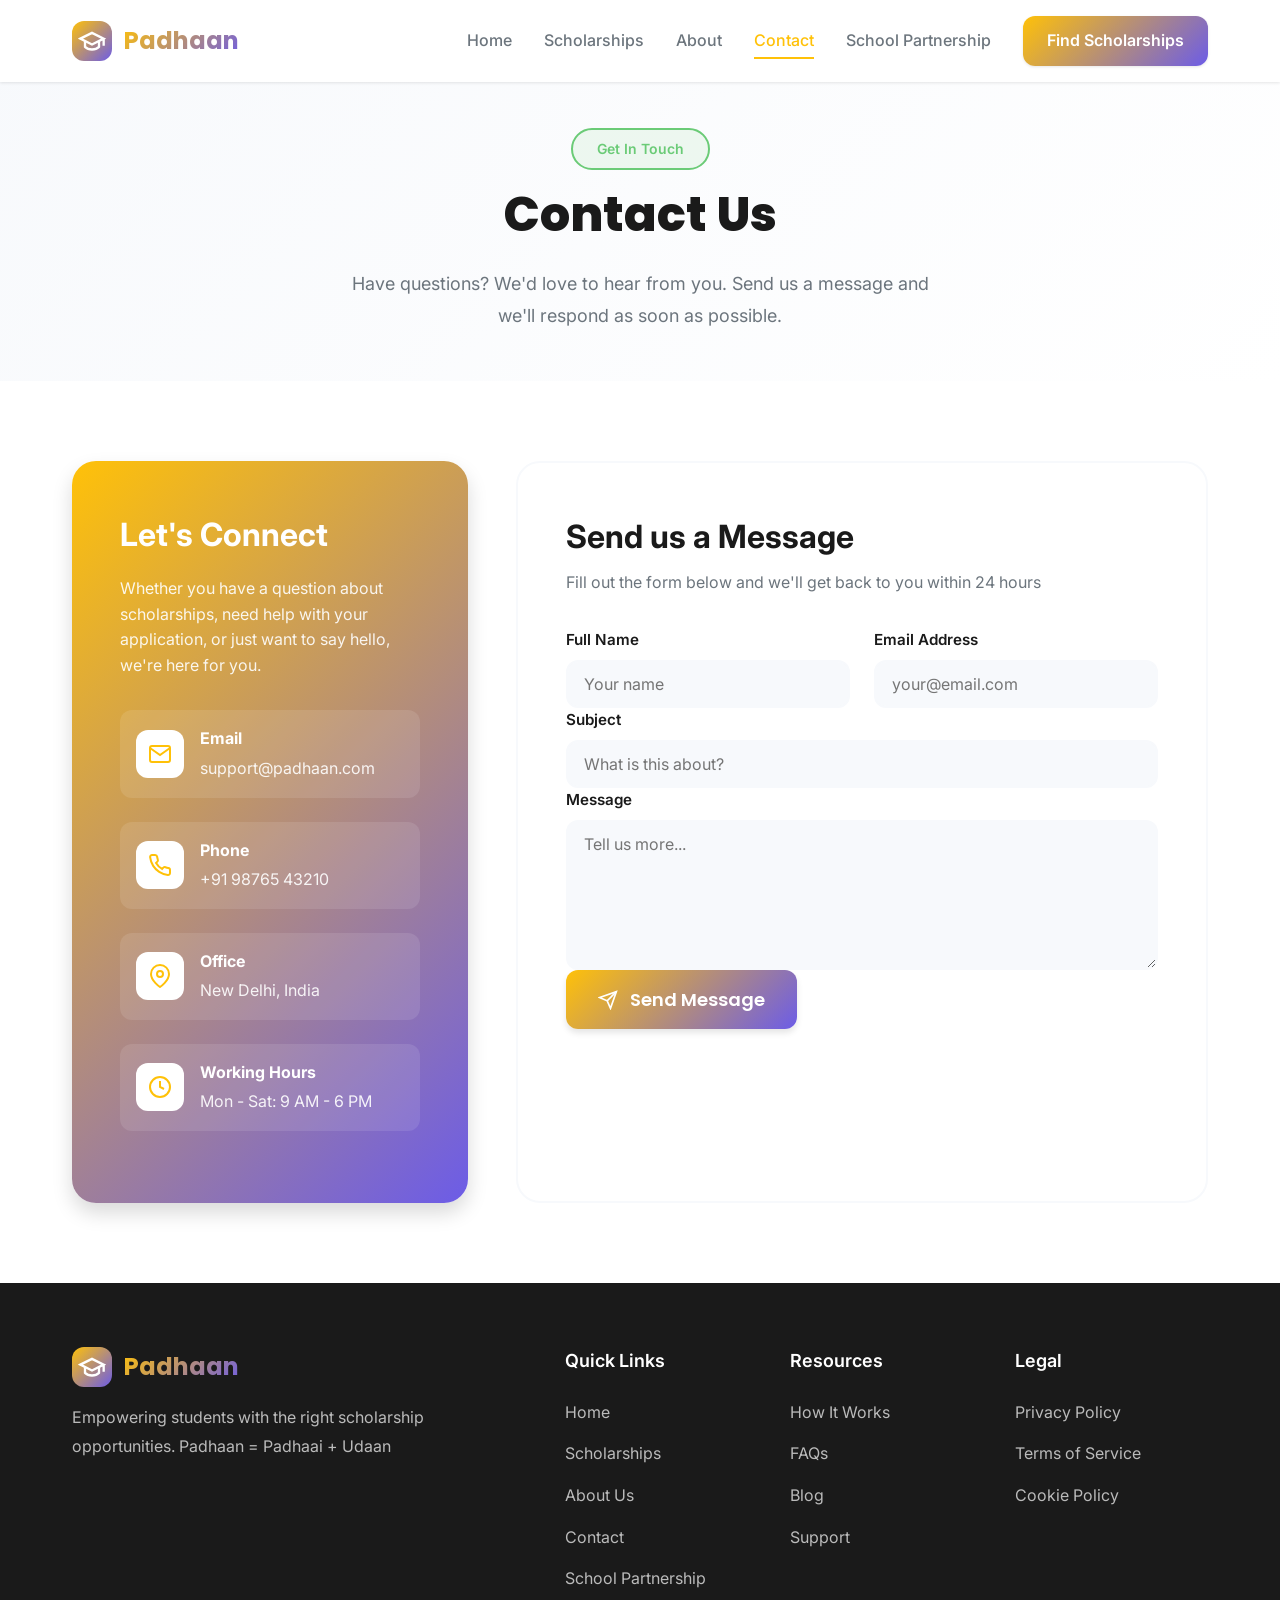
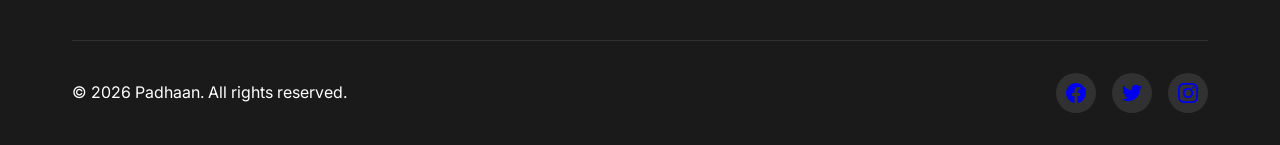
<file: contact.html>
<!DOCTYPE html>
<html lang="en">
<head>
    <meta charset="UTF-8">
    <meta name="viewport" content="width=device-width, initial-scale=1.0">
    <title>Contact Us - Padhaan</title>
    <link rel="preconnect" href="https://fonts.googleapis.com">
    <link rel="preconnect" href="https://fonts.gstatic.com" crossorigin>
    <link href="https://fonts.googleapis.com/css2?family=Poppins:wght@400;500;600;700;800&family=Inter:wght@400;500;600&display=swap" rel="stylesheet">
    <link rel="stylesheet" href="styles.css">
    <style>
        .contact-hero {
            padding: 8rem 0 3rem;
            background: linear-gradient(135deg, var(--light-gray), var(--white));
            text-align: center;
        }
        
        .contact-section {
            padding: 5rem 0;
            background: var(--white);
        }
        
        .contact-grid {
            display: grid;
            grid-template-columns: 1fr 1.5fr;
            gap: 3rem;
        }
        
        .contact-info {
            background: linear-gradient(135deg, var(--coral), var(--blue));
            color: var(--white);
            padding: 3rem;
            border-radius: 1.5rem;
            box-shadow: var(--shadow-lg);
            animation: slideInLeft 0.6s ease-out;
        }
        
        .contact-info h2 {
            font-size: 2rem;
            margin-bottom: 1rem;
        }
        
        .contact-info p {
            opacity: 0.9;
            margin-bottom: 2rem;
            line-height: 1.6;
        }
        
        .contact-method {
            display: flex;
            align-items: center;
            gap: 1rem;
            margin-bottom: 1.5rem;
            padding: 1rem;
            background: rgba(255, 255, 255, 0.1);
            border-radius: 0.75rem;
            transition: var(--transition);
        }
        
        .contact-method:hover {
            background: rgba(255, 255, 255, 0.2);
            transform: translateX(5px);
        }
        
        .contact-icon {
            width: 3rem;
            height: 3rem;
            background: var(--white);
            border-radius: 0.75rem;
            display: flex;
            align-items: center;
            justify-content: center;
            flex-shrink: 0;
        }
        
        .contact-icon svg {
            color: var(--coral);
        }
        
        .contact-details h3 {
            font-size: 1rem;
            margin-bottom: 0.25rem;
        }
        
        .contact-details p {
            margin: 0;
            opacity: 0.9;
        }
        
        .contact-form-container {
            background: var(--white);
            padding: 3rem;
            border-radius: 1.5rem;
            border: 2px solid var(--light-gray);
            animation: slideInRight 0.6s ease-out;
        }
        
        .contact-form h2 {
            font-size: 2rem;
            color: var(--dark);
            margin-bottom: 0.5rem;
        }
        
        .contact-form-description {
            color: var(--gray);
            margin-bottom: 2rem;
        }
        
        .success-message {
            display: none;
            padding: 1rem;
            background: rgba(107, 203, 119, 0.1);
            border: 2px solid var(--green);
            border-radius: 0.75rem;
            color: var(--green);
            margin-bottom: 1.5rem;
            font-weight: 600;
            animation: bounceIn 0.5s ease-out;
        }
        
        @media (max-width: 768px) {
            .contact-grid {
                grid-template-columns: 1fr;
            }
            
            .contact-form-container {
                padding: 1.5rem;
            }
        }
    </style>
</head>
<body>
    <!-- Navbar -->
    <nav id="navbar" class="navbar">
        <div class="container">
            <div class="navbar-content">
                <a href="index.html" class="logo">
                    <div class="logo-icon">
                        <svg width="28" height="28" viewBox="0 0 24 24" fill="none" stroke="currentColor" stroke-width="2">
                            <path d="M22 10v6M2 10l10-5 10 5-10 5z"></path>
                            <path d="M6 12v5c3 3 9 3 12 0v-5"></path>
                        </svg>
                    </div>
                    <span class="logo-text">Padhaan</span>
                </a>

                <div class="nav-links">
                    <a href="index.html" class="nav-link">Home</a>
                    <a href="scholarships.html" class="nav-link">Scholarships</a>
                    <a href="about.html" class="nav-link">About</a>
                    <a href="contact.html" class="nav-link active">Contact</a>
                    <a href="school-partner.html" class="nav-link">School Partnership</a>
                    <a href="index.html#scholarship-form" class="btn-primary">Find Scholarships</a>
                </div>

                <!-- Mobile Menu Button -->
                <button class="mobile-menu-btn" id="mobile-menu-btn">
                    <span class="hamburger"></span>
                </button>
            </div>

            <div class="mobile-menu" id="mobile-menu">
                <a href="index.html" class="mobile-nav-link">Home</a>
                <a href="scholarships.html" class="mobile-nav-link">Scholarships</a>
                <a href="about.html" class="mobile-nav-link">About</a>
                <a href="contact.html" class="mobile-nav-link">Contact</a>
                <a href="school-partner.html" class="mobile-nav-link">School Partnership</a>
                <a href="index.html#scholarship-form" class="btn-primary">Find Scholarships</a>
            </div>
        </div>
    </nav>

    <!-- Hero -->
    <section class="contact-hero">
        <div class="container">
            <span class="section-badge badge-green">Get In Touch</span>
            <h1 class="section-title">Contact Us</h1>
            <p class="section-description" style="max-width: 600px; margin: 1.5rem auto 0;">
                Have questions? We'd love to hear from you. Send us a message and we'll respond as soon as possible.
            </p>
        </div>
    </section>

    <!-- Contact Section -->
    <section class="contact-section">
        <div class="container">
            <div class="contact-grid">
                <!-- Contact Info -->
                <div class="contact-info">
                    <h2>Let's Connect</h2>
                    <p>
                        Whether you have a question about scholarships, need help with your application, or just want to say hello, we're here for you.
                    </p>
                    
                    <div class="contact-method">
                        <div class="contact-icon">
                            <svg width="24" height="24" viewBox="0 0 24 24" fill="none" stroke="currentColor" stroke-width="2">
                                <path d="M4 4h16c1.1 0 2 .9 2 2v12c0 1.1-.9 2-2 2H4c-1.1 0-2-.9-2-2V6c0-1.1.9-2 2-2z"></path>
                                <polyline points="22,6 12,13 2,6"></polyline>
                            </svg>
                        </div>
                        <div class="contact-details">
                            <h3>Email</h3>
                            <p>support@padhaan.com</p>
                        </div>
                    </div>
                    
                    <div class="contact-method">
                        <div class="contact-icon">
                            <svg width="24" height="24" viewBox="0 0 24 24" fill="none" stroke="currentColor" stroke-width="2">
                                <path d="M22 16.92v3a2 2 0 0 1-2.18 2 19.79 19.79 0 0 1-8.63-3.07 19.5 19.5 0 0 1-6-6 19.79 19.79 0 0 1-3.07-8.67A2 2 0 0 1 4.11 2h3a2 2 0 0 1 2 1.72 12.84 12.84 0 0 0 .7 2.81 2 2 0 0 1-.45 2.11L8.09 9.91a16 16 0 0 0 6 6l1.27-1.27a2 2 0 0 1 2.11-.45 12.84 12.84 0 0 0 2.81.7A2 2 0 0 1 22 16.92z"></path>
                            </svg>
                        </div>
                        <div class="contact-details">
                            <h3>Phone</h3>
                            <p>+91 98765 43210</p>
                        </div>
                    </div>
                    
                    <div class="contact-method">
                        <div class="contact-icon">
                            <svg width="24" height="24" viewBox="0 0 24 24" fill="none" stroke="currentColor" stroke-width="2">
                                <path d="M21 10c0 7-9 13-9 13s-9-6-9-13a9 9 0 0 1 18 0z"></path>
                                <circle cx="12" cy="10" r="3"></circle>
                            </svg>
                        </div>
                        <div class="contact-details">
                            <h3>Office</h3>
                            <p>New Delhi, India</p>
                        </div>
                    </div>
                    
                    <div class="contact-method">
                        <div class="contact-icon">
                            <svg width="24" height="24" viewBox="0 0 24 24" fill="none" stroke="currentColor" stroke-width="2">
                                <circle cx="12" cy="12" r="10"></circle>
                                <polyline points="12 6 12 12 16 14"></polyline>
                            </svg>
                        </div>
                        <div class="contact-details">
                            <h3>Working Hours</h3>
                            <p>Mon - Sat: 9 AM - 6 PM</p>
                        </div>
                    </div>
                </div>

                <!-- Contact Form -->
                <div class="contact-form-container">
                    <div class="contact-form">
                        <h2>Send us a Message</h2>
                        <p class="contact-form-description">
                            Fill out the form below and we'll get back to you within 24 hours
                        </p>
                        
                        <div id="success-message" class="success-message">
                            ✓ Thank you! Your message has been sent successfully.
                        </div>
                        
                        <form id="contactForm" onsubmit="handleContactSubmit(event)">
                            <div class="form-row">
                                <div class="form-group">
                                    <label for="name">Full Name</label>
                                    <input type="text" id="name" name="name" required placeholder="Your name">
                                </div>
                                <div class="form-group">
                                    <label for="email">Email Address</label>
                                    <input type="email" id="email" name="email" required placeholder="your@email.com">
                                </div>
                            </div>
                            
                            <div class="form-group">
                                <label for="subject">Subject</label>
                                <input type="text" id="subject" name="subject" required placeholder="What is this about?">
                            </div>
                            
                            <div class="form-group">
                                <label for="message">Message</label>
                                <textarea 
                                    id="message" 
                                    name="message" 
                                    required 
                                    placeholder="Tell us more..."
                                    style="min-height: 150px; resize: vertical; padding: 0.75rem 1rem; background: var(--light-gray); border: 2px solid transparent; border-radius: 0.75rem; font-size: 1rem; font-family: var(--font-inter); color: var(--dark); outline: none; transition: var(--transition); width: 100%;"
                                    onfocus="this.style.borderColor='var(--blue)'; this.style.background='var(--white)';"
                                    onblur="this.style.borderColor='transparent'; this.style.background='var(--light-gray)';"
                                ></textarea>
                            </div>
                            
                            <button type="submit" class="btn-submit">
                                <svg width="20" height="20" viewBox="0 0 24 24" fill="none" stroke="currentColor" stroke-width="2">
                                    <line x1="22" y1="2" x2="11" y2="13"></line>
                                    <polygon points="22 2 15 22 11 13 2 9 22 2"></polygon>
                                </svg>
                                <span>Send Message</span>
                            </button>
                        </form>
                    </div>
                </div>
            </div>
        </div>
    </section>

    <!-- Footer -->
    <footer class="footer">
        <div class="container">
            <div class="footer-content">
                <div class="footer-brand">
                    <a href="index.html" class="footer-logo">
                        <div class="logo-icon">
                            <svg width="28" height="28" viewBox="0 0 24 24" fill="none" stroke="currentColor" stroke-width="2">
                                <path d="M22 10v6M2 10l10-5 10 5-10 5z"></path>
                                <path d="M6 12v5c3 3 9 3 12 0v-5"></path>
                            </svg>
                        </div>
                        <span class="logo-text">Padhaan</span>
                    </a>
                    <p class="footer-description">
                        Empowering students with the right scholarship opportunities. Padhaan = Padhaai + Udaan
                    </p>
                </div>

                <div class="footer-links">
                    <div class="footer-column">
                        <h4 class="footer-title">Quick Links</h4>
                        <a href="index.html" class="footer-link">Home</a>
                        <a href="scholarships.html" class="footer-link">Scholarships</a>
                        <a href="about.html" class="footer-link">About Us</a>
                        <a href="contact.html" class="footer-link">Contact</a>
                        <a href="school-partner.html" class="footer-link">School Partnership</a>
                    </div>

                    <div class="footer-column">
                        <h4 class="footer-title">Resources</h4>
                        <a href="#" class="footer-link">How It Works</a>
                        <a href="#" class="footer-link">FAQs</a>
                        <a href="#" class="footer-link">Blog</a>
                        <a href="#" class="footer-link">Support</a>
                    </div>

                    <div class="footer-column">
                        <h4 class="footer-title">Legal</h4>
                        <a href="#" class="footer-link">Privacy Policy</a>
                        <a href="#" class="footer-link">Terms of Service</a>
                        <a href="#" class="footer-link">Cookie Policy</a>
                    </div>
                </div>
            </div>

            <div class="footer-bottom">
                <p>&copy; 2026 Padhaan. All rights reserved.</p>
                <div class="footer-social">
                    <a href="#" class="social-link">
                        <svg width="20" height="20" viewBox="0 0 24 24" fill="currentColor">
                            <path d="M24 12.073c0-6.627-5.373-12-12-12s-12 5.373-12 12c0 5.99 4.388 10.954 10.125 11.854v-8.385H7.078v-3.47h3.047V9.43c0-3.007 1.792-4.669 4.533-4.669 1.312 0 2.686.235 2.686.235v2.953H15.83c-1.491 0-1.956.925-1.956 1.874v2.25h3.328l-.532 3.47h-2.796v8.385C19.612 23.027 24 18.062 24 12.073z"/>
                        </svg>
                    </a>
                    <a href="#" class="social-link">
                        <svg width="20" height="20" viewBox="0 0 24 24" fill="currentColor">
                            <path d="M23.953 4.57a10 10 0 01-2.825.775 4.958 4.958 0 002.163-2.723c-.951.555-2.005.959-3.127 1.184a4.92 4.92 0 00-8.384 4.482C7.69 8.095 4.067 6.13 1.64 3.162a4.822 4.822 0 00-.666 2.475c0 1.71.87 3.213 2.188 4.096a4.904 4.904 0 01-2.228-.616v.06a4.923 4.923 0 003.946 4.827 4.996 4.996 0 01-2.212.085 4.936 4.936 0 004.604 3.417 9.867 9.867 0 01-6.102 2.105c-.39 0-.779-.023-1.17-.067a13.995 13.995 0 007.557 2.209c9.053 0 13.998-7.496 13.998-13.985 0-.21 0-.42-.015-.63A9.935 9.935 0 0024 4.59z"/>
                        </svg>
                    </a>
                    <a href="#" class="social-link">
                        <svg width="20" height="20" viewBox="0 0 24 24" fill="currentColor">
                            <path d="M12 0C8.74 0 8.333.015 7.053.072 5.775.132 4.905.333 4.14.63c-.789.306-1.459.717-2.126 1.384S.935 3.35.63 4.14C.333 4.905.131 5.775.072 7.053.012 8.333 0 8.74 0 12s.015 3.667.072 4.947c.06 1.277.261 2.148.558 2.913.306.788.717 1.459 1.384 2.126.667.666 1.336 1.079 2.126 1.384.766.296 1.636.499 2.913.558C8.333 23.988 8.74 24 12 24s3.667-.015 4.947-.072c1.277-.06 2.148-.262 2.913-.558.788-.306 1.459-.718 2.126-1.384.666-.667 1.079-1.335 1.384-2.126.296-.765.499-1.636.558-2.913.06-1.28.072-1.687.072-4.947s-.015-3.667-.072-4.947c-.06-1.277-.262-2.149-.558-2.913-.306-.789-.718-1.459-1.384-2.126C21.319 1.347 20.651.935 19.86.63c-.765-.297-1.636-.499-2.913-.558C15.667.012 15.26 0 12 0zm0 2.16c3.203 0 3.585.016 4.85.071 1.17.055 1.805.249 2.227.415.562.217.96.477 1.382.896.419.42.679.819.896 1.381.164.422.36 1.057.413 2.227.057 1.266.07 1.646.07 4.85s-.015 3.585-.074 4.85c-.061 1.17-.256 1.805-.421 2.227-.224.562-.479.96-.899 1.382-.419.419-.824.679-1.38.896-.42.164-1.065.36-2.235.413-1.274.057-1.649.07-4.859.07-3.211 0-3.586-.015-4.859-.074-1.171-.061-1.816-.256-2.236-.421-.569-.224-.96-.479-1.379-.899-.421-.419-.69-.824-.9-1.38-.165-.42-.359-1.065-.42-2.235-.045-1.26-.061-1.649-.061-4.844 0-3.196.016-3.586.061-4.861.061-1.17.255-1.814.42-2.234.21-.57.479-.96.9-1.381.419-.419.81-.689 1.379-.898.42-.166 1.051-.361 2.221-.421 1.275-.045 1.65-.06 4.859-.06l.045.03zm0 3.678c-3.405 0-6.162 2.76-6.162 6.162 0 3.405 2.76 6.162 6.162 6.162 3.405 0 6.162-2.76 6.162-6.162 0-3.405-2.76-6.162-6.162-6.162zM12 16c-2.21 0-4-1.79-4-4s1.79-4 4-4 4 1.79 4 4-1.79 4-4 4zm7.846-10.405c0 .795-.646 1.44-1.44 1.44-.795 0-1.44-.646-1.44-1.44 0-.794.646-1.439 1.44-1.439.793-.001 1.44.645 1.44 1.439z"/>
                        </svg>
                    </a>
                </div>
            </div>
        </div>
    </footer>

    <script src="data.js"></script>
    <script src="script.js"></script>
    <script>
        function handleContactSubmit(event) {
            event.preventDefault();
            
            const form = event.target;
            const submitBtn = form.querySelector('button[type="submit"]');
            const successMessage = document.getElementById('success-message');
            
            // Show loading state
            const originalContent = submitBtn.innerHTML;
            submitBtn.disabled = true;
            submitBtn.innerHTML = '<div class="spinner"></div><span>Sending...</span>';
            
            // Simulate sending
            setTimeout(() => {
                // Show success message
                successMessage.style.display = 'block';
                
                // Reset form
                form.reset();
                
                // Reset button
                submitBtn.disabled = false;
                submitBtn.innerHTML = originalContent;
                
                // Hide success message after 5 seconds
                setTimeout(() => {
                    successMessage.style.display = 'none';
                }, 5000);
                
                // Scroll to success message
                successMessage.scrollIntoView({ behavior: 'smooth', block: 'nearest' });
            }, 1500);
        }
    </script>
</body>
</html>
</file>
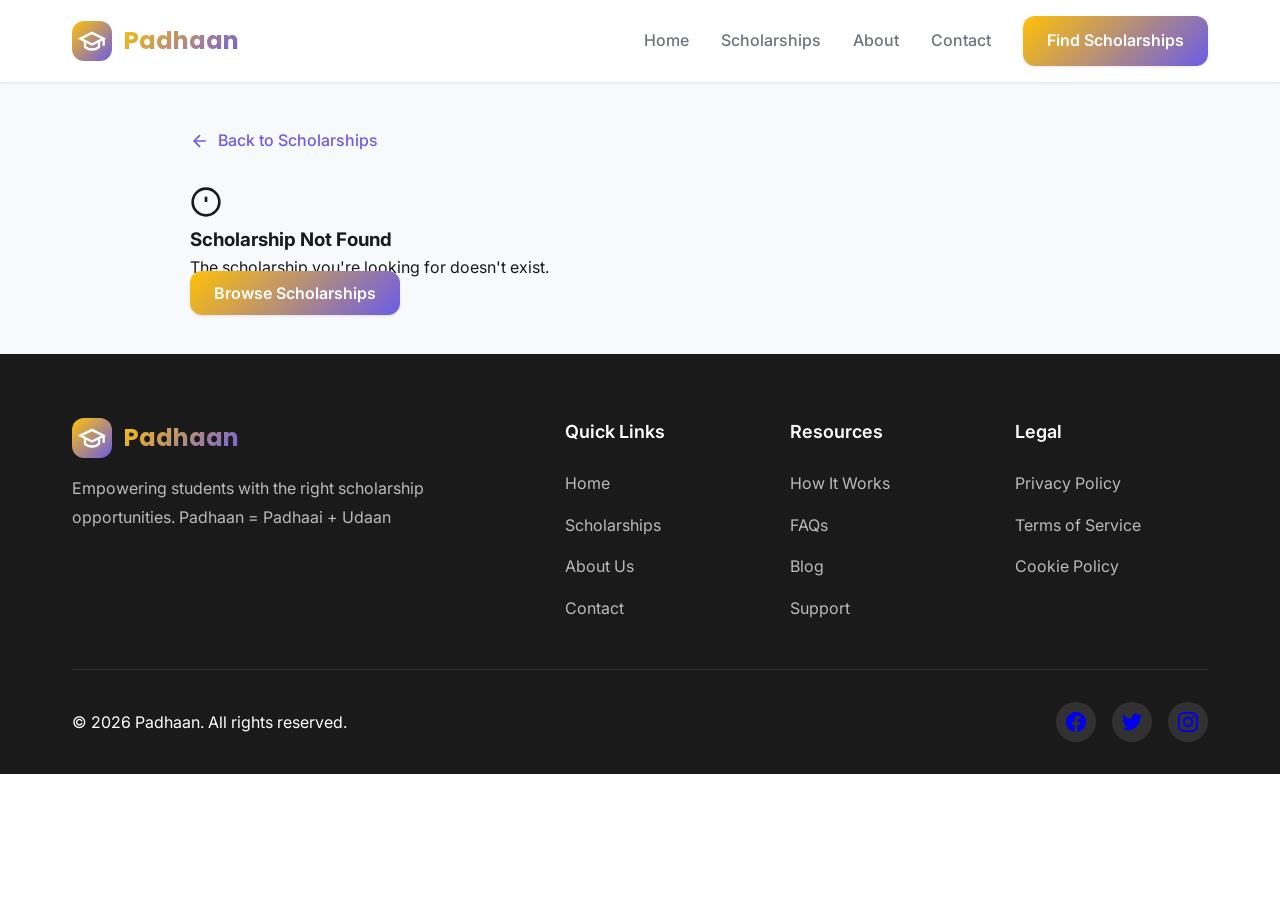
<file: scholarship-detail.html>
<!DOCTYPE html>
<html lang="en">
<head>
    <meta charset="UTF-8">
    <meta name="viewport" content="width=device-width, initial-scale=1.0">
    <title>Scholarship Details - Padhaan</title>
    <link rel="preconnect" href="https://fonts.googleapis.com">
    <link rel="preconnect" href="https://fonts.gstatic.com" crossorigin>
    <link href="https://fonts.googleapis.com/css2?family=Poppins:wght@400;500;600;700;800&family=Inter:wght@400;500;600&display=swap" rel="stylesheet">
    <link rel="stylesheet" href="styles.css">
    <style>
        .detail-section {
            padding: 8rem 0 3rem;
            background: var(--light-gray);
        }
        
        .detail-container {
            max-width: 900px;
            margin: 0 auto;
        }
        
        .detail-card {
            background: var(--white);
            border-radius: 1.5rem;
            padding: 3rem;
            box-shadow: var(--shadow-xl);
            margin-bottom: 2rem;
        }
        
        .detail-header {
            margin-bottom: 2rem;
        }
        
        .detail-title {
            font-size: 2.5rem;
            font-weight: 700;
            color: var(--dark);
            margin-bottom: 1rem;
        }
        
        .detail-meta {
            display: flex;
            flex-wrap: wrap;
            gap: 1.5rem;
            align-items: center;
            margin-bottom: 1rem;
        }
        
        .meta-item {
            display: flex;
            align-items: center;
            gap: 0.5rem;
            font-size: 1.125rem;
            color: var(--gray);
        }
        
        .detail-status {
            padding: 0.75rem 1.5rem;
            border-radius: 9999px;
            font-weight: 600;
            font-size: 1rem;
        }
        
        .detail-section-title {
            font-size: 1.5rem;
            font-weight: 600;
            color: var(--dark);
            margin: 2rem 0 1rem;
            padding-bottom: 0.75rem;
            border-bottom: 2px solid var(--light-gray);
        }
        
        .detail-description {
            font-size: 1.125rem;
            line-height: 1.7;
            color: var(--gray);
            margin-bottom: 2rem;
        }
        
        .eligibility-grid {
            display: grid;
            grid-template-columns: repeat(2, 1fr);
            gap: 1rem;
            margin-bottom: 2rem;
        }
        
        .eligibility-item {
            background: var(--light-gray);
            padding: 1rem;
            border-radius: 0.75rem;
        }
        
        .eligibility-label {
            font-size: 0.875rem;
            color: var(--gray);
            margin-bottom: 0.25rem;
        }
        
        .eligibility-value {
            font-weight: 600;
            color: var(--dark);
        }
        
        .documents-list,
        .benefits-list {
            list-style: none;
            padding: 0;
        }
        
        .documents-list li,
        .benefits-list li {
            padding: 0.75rem 0;
            border-bottom: 1px solid var(--light-gray);
            display: flex;
            align-items: center;
            gap: 0.75rem;
        }
        
        .documents-list li:last-child,
        .benefits-list li:last-child {
            border-bottom: none;
        }
        
        .check-icon {
            width: 1.5rem;
            height: 1.5rem;
            background: rgba(107, 203, 119, 0.2);
            border-radius: 50%;
            display: flex;
            align-items: center;
            justify-content: center;
            flex-shrink: 0;
        }
        
        .check-icon::after {
            content: '✓';
            color: var(--green);
            font-weight: 700;
        }
        
        .doc-icon {
            width: 1.5rem;
            height: 1.5rem;
            background: rgba(77, 150, 255, 0.2);
            border-radius: 50%;
            display: flex;
            align-items: center;
            justify-content: center;
            flex-shrink: 0;
        }
        
        .doc-icon::after {
            content: '📄';
            font-size: 0.875rem;
        }
        
        .apply-section {
            background: linear-gradient(135deg, var(--coral), var(--blue));
            padding: 2rem;
            border-radius: 1.5rem;
            color: var(--white);
            text-align: center;
        }
        
        .apply-title {
            font-size: 1.75rem;
            font-weight: 700;
            margin-bottom: 0.75rem;
        }
        
        .apply-text {
            margin-bottom: 1.5rem;
            opacity: 0.9;
        }
        
        .apply-btn {
            padding: 1rem 2rem;
            background: var(--white);
            color: var(--coral);
            border: none;
            border-radius: 0.75rem;
            font-weight: 600;
            font-size: 1rem;
            cursor: pointer;
            transition: var(--transition);
        }
        
        .apply-btn:hover {
            transform: translateY(-2px);
            box-shadow: var(--shadow-lg);
        }
        
        .back-link {
            display: inline-flex;
            align-items: center;
            gap: 0.5rem;
            color: var(--blue);
            text-decoration: none;
            font-weight: 500;
            margin-bottom: 2rem;
            transition: var(--transition);
        }
        
        .back-link:hover {
            gap: 0.75rem;
        }
        
        @media (max-width: 768px) {
            .detail-card {
                padding: 1.5rem;
            }
            
            .detail-title {
                font-size: 1.75rem;
            }
            
            .eligibility-grid {
                grid-template-columns: 1fr;
            }
        }
    </style>
</head>
<body>
    <!-- Navbar -->
    <nav id="navbar" class="navbar">
        <div class="container">
            <div class="navbar-content">
                <a href="index.html" class="logo">
                    <div class="logo-icon">
                        <svg width="28" height="28" viewBox="0 0 24 24" fill="none" stroke="currentColor" stroke-width="2">
                            <path d="M22 10v6M2 10l10-5 10 5-10 5z"></path>
                            <path d="M6 12v5c3 3 9 3 12 0v-5"></path>
                        </svg>
                    </div>
                    <span class="logo-text">Padhaan</span>
                </a>

                <div class="nav-links">
                    <a href="index.html" class="nav-link">Home</a>
                    <a href="scholarships.html" class="nav-link">Scholarships</a>
                    <a href="about.html" class="nav-link">About</a>
                    <a href="contact.html" class="nav-link">Contact</a>
                    <a href="index.html#scholarship-form" class="btn-primary">Find Scholarships</a>
                </div>

                <!-- Mobile Menu Button -->
                <button class="mobile-menu-btn" id="mobile-menu-btn">
                    <span class="hamburger"></span>
                </button>
            </div>

            <div class="mobile-menu" id="mobile-menu">
                <a href="index.html" class="mobile-nav-link">Home</a>
                <a href="scholarships.html" class="mobile-nav-link">Scholarships</a>
                <a href="about.html" class="mobile-nav-link">About</a>
                <a href="contact.html" class="mobile-nav-link">Contact</a>
                <a href="index.html#scholarship-form" class="btn-primary">Find Scholarships</a>
            </div>
        </div>
    </nav>

    <!-- Detail Section -->
    <section class="detail-section">
        <div class="container">
            <div class="detail-container">
                <a href="scholarships.html" class="back-link">
                    <svg width="20" height="20" viewBox="0 0 24 24" fill="none" stroke="currentColor" stroke-width="2">
                        <path d="M19 12H5M12 19l-7-7 7-7"/>
                    </svg>
                    Back to Scholarships
                </a>
                
                <div id="scholarship-detail">
                    <!-- Content will be loaded here -->
                </div>
            </div>
        </div>
    </section>

    <!-- Footer -->
    <footer class="footer">
        <div class="container">
            <div class="footer-content">
                <div class="footer-brand">
                    <a href="index.html" class="footer-logo">
                        <div class="logo-icon">
                            <svg width="28" height="28" viewBox="0 0 24 24" fill="none" stroke="currentColor" stroke-width="2">
                                <path d="M22 10v6M2 10l10-5 10 5-10 5z"></path>
                                <path d="M6 12v5c3 3 9 3 12 0v-5"></path>
                            </svg>
                        </div>
                        <span class="logo-text">Padhaan</span>
                    </a>
                    <p class="footer-description">
                        Empowering students with the right scholarship opportunities. Padhaan = Padhaai + Udaan
                    </p>
                </div>

                <div class="footer-links">
                    <div class="footer-column">
                        <h4 class="footer-title">Quick Links</h4>
                        <a href="index.html" class="footer-link">Home</a>
                        <a href="scholarships.html" class="footer-link">Scholarships</a>
                        <a href="about.html" class="footer-link">About Us</a>
                        <a href="contact.html" class="footer-link">Contact</a>
                    </div>

                    <div class="footer-column">
                        <h4 class="footer-title">Resources</h4>
                        <a href="#" class="footer-link">How It Works</a>
                        <a href="#" class="footer-link">FAQs</a>
                        <a href="#" class="footer-link">Blog</a>
                        <a href="#" class="footer-link">Support</a>
                    </div>

                    <div class="footer-column">
                        <h4 class="footer-title">Legal</h4>
                        <a href="#" class="footer-link">Privacy Policy</a>
                        <a href="#" class="footer-link">Terms of Service</a>
                        <a href="#" class="footer-link">Cookie Policy</a>
                    </div>
                </div>
            </div>

            <div class="footer-bottom">
                <p>&copy; 2026 Padhaan. All rights reserved.</p>
                <div class="footer-social">
                    <a href="#" class="social-link">
                        <svg width="20" height="20" viewBox="0 0 24 24" fill="currentColor">
                            <path d="M24 12.073c0-6.627-5.373-12-12-12s-12 5.373-12 12c0 5.99 4.388 10.954 10.125 11.854v-8.385H7.078v-3.47h3.047V9.43c0-3.007 1.792-4.669 4.533-4.669 1.312 0 2.686.235 2.686.235v2.953H15.83c-1.491 0-1.956.925-1.956 1.874v2.25h3.328l-.532 3.47h-2.796v8.385C19.612 23.027 24 18.062 24 12.073z"/>
                        </svg>
                    </a>
                    <a href="#" class="social-link">
                        <svg width="20" height="20" viewBox="0 0 24 24" fill="currentColor">
                            <path d="M23.953 4.57a10 10 0 01-2.825.775 4.958 4.958 0 002.163-2.723c-.951.555-2.005.959-3.127 1.184a4.92 4.92 0 00-8.384 4.482C7.69 8.095 4.067 6.13 1.64 3.162a4.822 4.822 0 00-.666 2.475c0 1.71.87 3.213 2.188 4.096a4.904 4.904 0 01-2.228-.616v.06a4.923 4.923 0 003.946 4.827 4.996 4.996 0 01-2.212.085 4.936 4.936 0 004.604 3.417 9.867 9.867 0 01-6.102 2.105c-.39 0-.779-.023-1.17-.067a13.995 13.995 0 007.557 2.209c9.053 0 13.998-7.496 13.998-13.985 0-.21 0-.42-.015-.63A9.935 9.935 0 0024 4.59z"/>
                        </svg>
                    </a>
                    <a href="#" class="social-link">
                        <svg width="20" height="20" viewBox="0 0 24 24" fill="currentColor">
                            <path d="M12 0C8.74 0 8.333.015 7.053.072 5.775.132 4.905.333 4.14.63c-.789.306-1.459.717-2.126 1.384S.935 3.35.63 4.14C.333 4.905.131 5.775.072 7.053.012 8.333 0 8.74 0 12s.015 3.667.072 4.947c.06 1.277.261 2.148.558 2.913.306.788.717 1.459 1.384 2.126.667.666 1.336 1.079 2.126 1.384.766.296 1.636.499 2.913.558C8.333 23.988 8.74 24 12 24s3.667-.015 4.947-.072c1.277-.06 2.148-.262 2.913-.558.788-.306 1.459-.718 2.126-1.384.666-.667 1.079-1.335 1.384-2.126.296-.765.499-1.636.558-2.913.06-1.28.072-1.687.072-4.947s-.015-3.667-.072-4.947c-.06-1.277-.262-2.149-.558-2.913-.306-.789-.718-1.459-1.384-2.126C21.319 1.347 20.651.935 19.86.63c-.765-.297-1.636-.499-2.913-.558C15.667.012 15.26 0 12 0zm0 2.16c3.203 0 3.585.016 4.85.071 1.17.055 1.805.249 2.227.415.562.217.96.477 1.382.896.419.42.679.819.896 1.381.164.422.36 1.057.413 2.227.057 1.266.07 1.646.07 4.85s-.015 3.585-.074 4.85c-.061 1.17-.256 1.805-.421 2.227-.224.562-.479.96-.899 1.382-.419.419-.824.679-1.38.896-.42.164-1.065.36-2.235.413-1.274.057-1.649.07-4.859.07-3.211 0-3.586-.015-4.859-.074-1.171-.061-1.816-.256-2.236-.421-.569-.224-.96-.479-1.379-.899-.421-.419-.69-.824-.9-1.38-.165-.42-.359-1.065-.42-2.235-.045-1.26-.061-1.649-.061-4.844 0-3.196.016-3.586.061-4.861.061-1.17.255-1.814.42-2.234.21-.57.479-.96.9-1.381.419-.419.81-.689 1.379-.898.42-.166 1.051-.361 2.221-.421 1.275-.045 1.65-.06 4.859-.06l.045.03zm0 3.678c-3.405 0-6.162 2.76-6.162 6.162 0 3.405 2.76 6.162 6.162 6.162 3.405 0 6.162-2.76 6.162-6.162 0-3.405-2.76-6.162-6.162-6.162zM12 16c-2.21 0-4-1.79-4-4s1.79-4 4-4 4 1.79 4 4-1.79 4-4 4zm7.846-10.405c0 .795-.646 1.44-1.44 1.44-.795 0-1.44-.646-1.44-1.44 0-.794.646-1.439 1.44-1.439.793-.001 1.44.645 1.44 1.439z"/>
                        </svg>
                    </a>
                </div>
            </div>
        </div>
    </footer>

    <script src="data.js"></script>
    <script src="script.js"></script>
    <script src="scholarship-detail.js"></script>
</body>
</html>
</file>
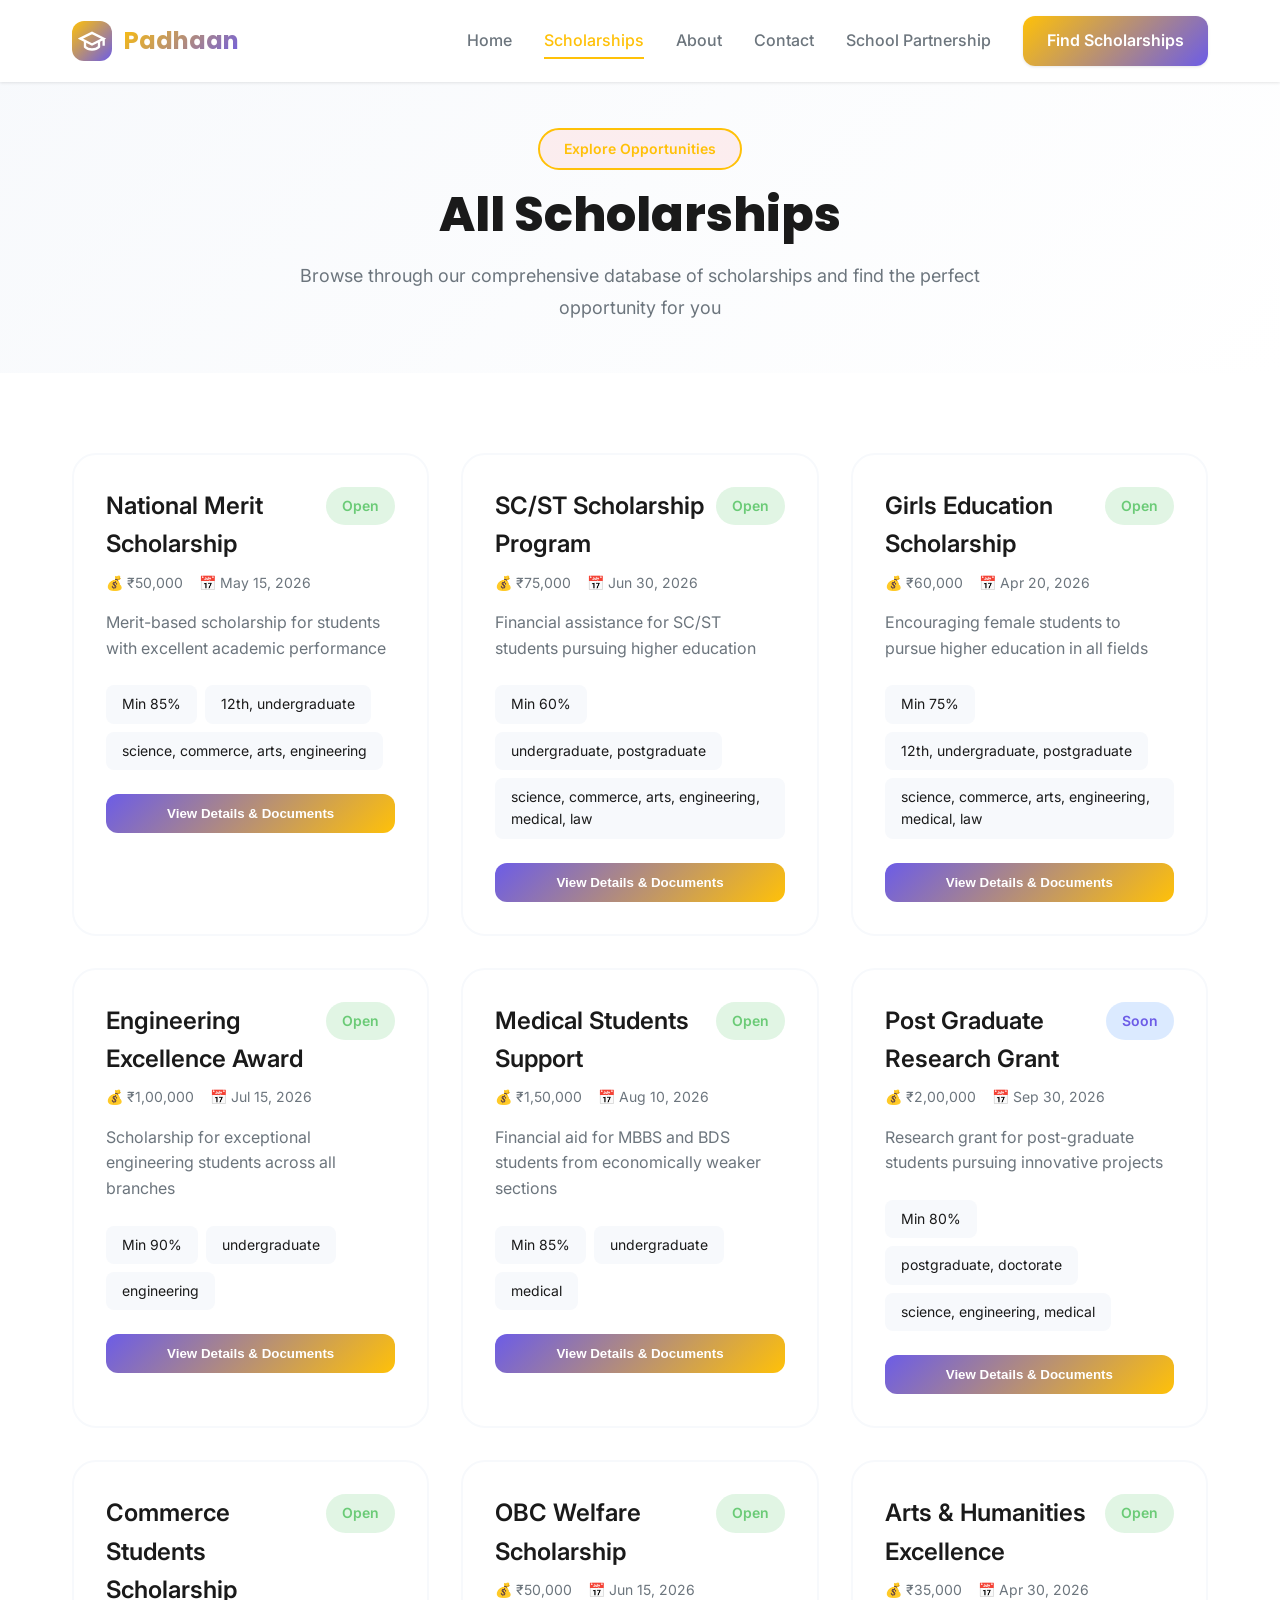
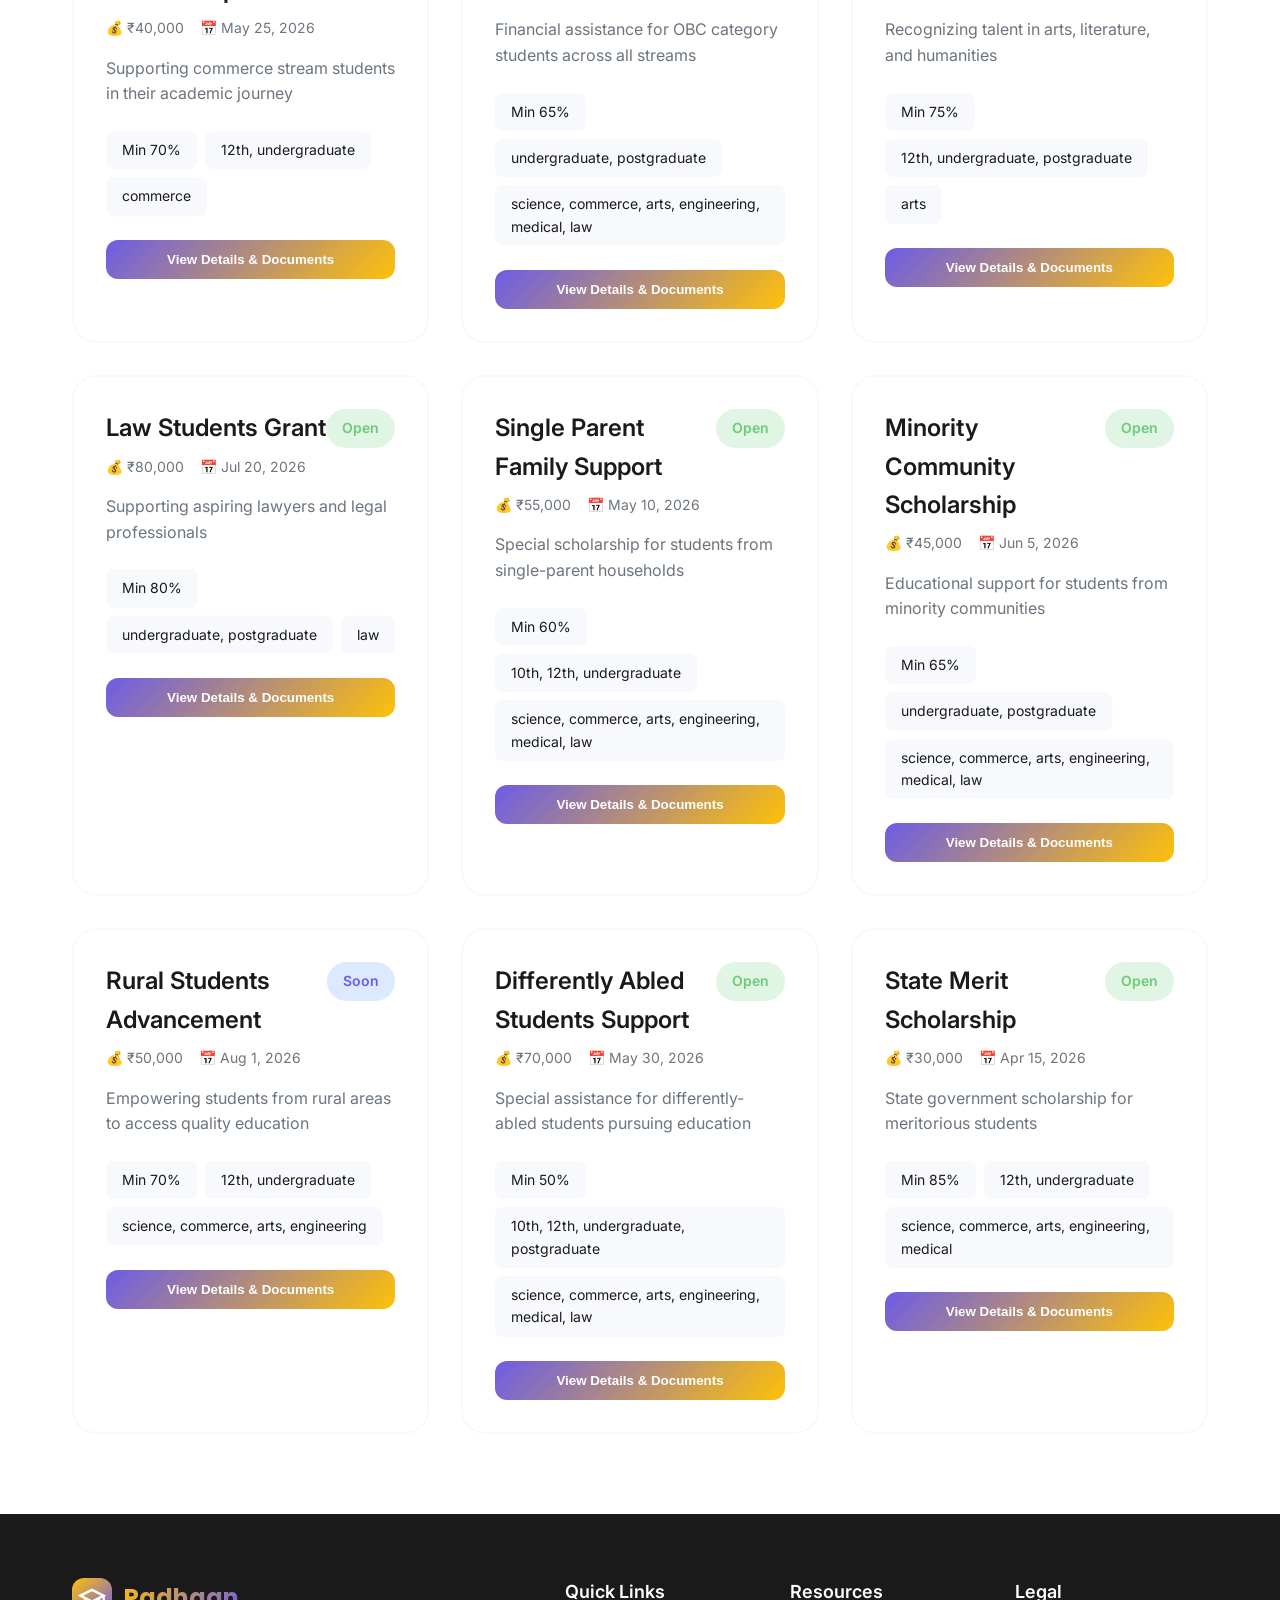
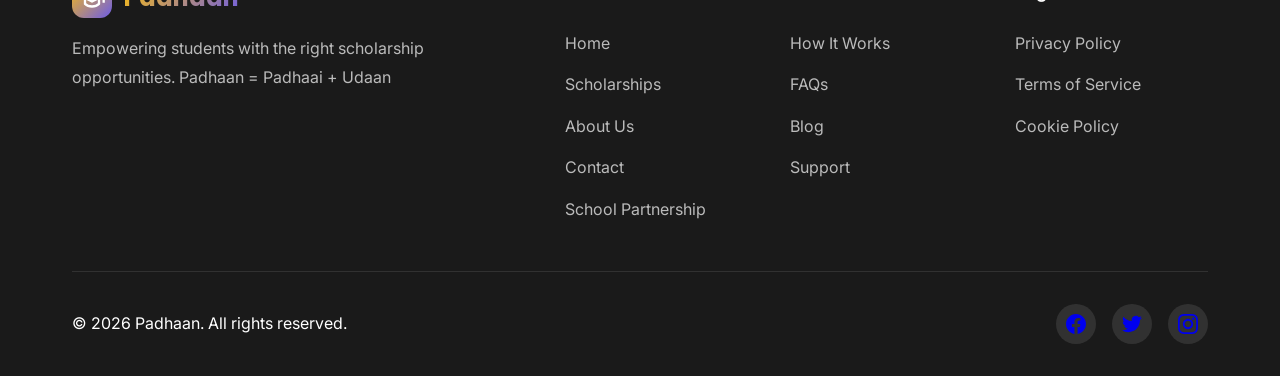
<file: scholarships.html>
<!DOCTYPE html>
<html lang="en">
<head>
    <meta charset="UTF-8">
    <meta name="viewport" content="width=device-width, initial-scale=1.0">
    <title>Browse Scholarships - Padhaan</title>
    <link rel="preconnect" href="https://fonts.googleapis.com">
    <link rel="preconnect" href="https://fonts.gstatic.com" crossorigin>
    <link href="https://fonts.googleapis.com/css2?family=Poppins:wght@400;500;600;700;800&family=Inter:wght@400;500;600&display=swap" rel="stylesheet">
    <link rel="stylesheet" href="styles.css">
</head>
<body>
    <!-- Navbar -->
    <nav id="navbar" class="navbar">
        <div class="container">
            <div class="navbar-content">
                <a href="index.html" class="logo">
                    <div class="logo-icon">
                        <svg width="28" height="28" viewBox="0 0 24 24" fill="none" stroke="currentColor" stroke-width="2">
                            <path d="M22 10v6M2 10l10-5 10 5-10 5z"></path>
                            <path d="M6 12v5c3 3 9 3 12 0v-5"></path>
                        </svg>
                    </div>
                    <span class="logo-text">Padhaan</span>
                </a>

                <!-- Desktop Menu -->
                <div class="nav-links">
                    <a href="index.html" class="nav-link">Home</a>
                    <a href="scholarships.html" class="nav-link active">Scholarships</a>
                    <a href="about.html" class="nav-link">About</a>
                    <a href="contact.html" class="nav-link">Contact</a>
                    <a href="school-partner.html" class="nav-link">School Partnership</a>
                    <a href="index.html#scholarship-form" class="btn-primary">Find Scholarships</a>
                </div>

                <!-- Mobile Menu Button -->
                <button class="mobile-menu-btn" id="mobile-menu-btn">
                    <span class="hamburger"></span>
                </button>
            </div>

            <div class="mobile-menu" id="mobile-menu">
                <a href="index.html" class="mobile-nav-link">Home</a>
                <a href="scholarships.html" class="mobile-nav-link">Scholarships</a>
                <a href="about.html" class="mobile-nav-link">About</a>
                <a href="contact.html" class="mobile-nav-link">Contact</a>
                <a href="school-partner.html" class="mobile-nav-link">School Partnership</a>
                <a href="index.html#scholarship-form" class="btn-primary">Find Scholarships</a>
            </div>
        </div>
    </nav>

    <!-- Header -->
    <section class="scholarships-header">
        <div class="container">
            <span class="section-badge badge-coral">Explore Opportunities</span>
            <h1 class="section-title">All Scholarships</h1>
            <p class="section-description">
                Browse through our comprehensive database of scholarships and find the perfect opportunity for you
            </p>
        </div>
    </section>

    <!-- Scholarships List -->
    <section class="scholarships-section">
        <div class="container">
            <div id="all-scholarships-container" class="scholarships-grid"></div>
        </div>
    </section>

    <!-- Footer -->
    <footer class="footer">
        <div class="container">
            <div class="footer-content">
                <div class="footer-brand">
                    <a href="index.html" class="footer-logo">
                        <div class="logo-icon">
                            <svg width="28" height="28" viewBox="0 0 24 24" fill="none" stroke="currentColor" stroke-width="2">
                                <path d="M22 10v6M2 10l10-5 10 5-10 5z"></path>
                                <path d="M6 12v5c3 3 9 3 12 0v-5"></path>
                            </svg>
                        </div>
                        <span class="logo-text">Padhaan</span>
                    </a>
                    <p class="footer-description">
                        Empowering students with the right scholarship opportunities. Padhaan = Padhaai + Udaan
                    </p>
                </div>

                <div class="footer-links">
                    <div class="footer-column">
                        <h4 class="footer-title">Quick Links</h4>
                        <a href="index.html" class="footer-link">Home</a>
                        <a href="scholarships.html" class="footer-link">Scholarships</a>
                        <a href="about.html" class="footer-link">About Us</a>
                        <a href="contact.html" class="footer-link">Contact</a>
                        <a href="school-partner.html" class="footer-link">School Partnership</a>
                    </div>

                    <div class="footer-column">
                        <h4 class="footer-title">Resources</h4>
                        <a href="#" class="footer-link">How It Works</a>
                        <a href="#" class="footer-link">FAQs</a>
                        <a href="#" class="footer-link">Blog</a>
                        <a href="#" class="footer-link">Support</a>
                    </div>

                    <div class="footer-column">
                        <h4 class="footer-title">Legal</h4>
                        <a href="#" class="footer-link">Privacy Policy</a>
                        <a href="#" class="footer-link">Terms of Service</a>
                        <a href="#" class="footer-link">Cookie Policy</a>
                    </div>
                </div>
            </div>

            <div class="footer-bottom">
                <p>&copy; 2026 Padhaan. All rights reserved.</p>
                <div class="footer-social">
                    <a href="#" class="social-link">
                        <svg width="20" height="20" viewBox="0 0 24 24" fill="currentColor">
                            <path d="M24 12.073c0-6.627-5.373-12-12-12s-12 5.373-12 12c0 5.99 4.388 10.954 10.125 11.854v-8.385H7.078v-3.47h3.047V9.43c0-3.007 1.792-4.669 4.533-4.669 1.312 0 2.686.235 2.686.235v2.953H15.83c-1.491 0-1.956.925-1.956 1.874v2.25h3.328l-.532 3.47h-2.796v8.385C19.612 23.027 24 18.062 24 12.073z"/>
                        </svg>
                    </a>
                    <a href="#" class="social-link">
                        <svg width="20" height="20" viewBox="0 0 24 24" fill="currentColor">
                            <path d="M23.953 4.57a10 10 0 01-2.825.775 4.958 4.958 0 002.163-2.723c-.951.555-2.005.959-3.127 1.184a4.92 4.92 0 00-8.384 4.482C7.69 8.095 4.067 6.13 1.64 3.162a4.822 4.822 0 00-.666 2.475c0 1.71.87 3.213 2.188 4.096a4.904 4.904 0 01-2.228-.616v.06a4.923 4.923 0 003.946 4.827 4.996 4.996 0 01-2.212.085 4.936 4.936 0 004.604 3.417 9.867 9.867 0 01-6.102 2.105c-.39 0-.779-.023-1.17-.067a13.995 13.995 0 007.557 2.209c9.053 0 13.998-7.496 13.998-13.985 0-.21 0-.42-.015-.63A9.935 9.935 0 0024 4.59z"/>
                        </svg>
                    </a>
                    <a href="#" class="social-link">
                        <svg width="20" height="20" viewBox="0 0 24 24" fill="currentColor">
                            <path d="M12 0C8.74 0 8.333.015 7.053.072 5.775.132 4.905.333 4.14.63c-.789.306-1.459.717-2.126 1.384S.935 3.35.63 4.14C.333 4.905.131 5.775.072 7.053.012 8.333 0 8.74 0 12s.015 3.667.072 4.947c.06 1.277.261 2.148.558 2.913.306.788.717 1.459 1.384 2.126.667.666 1.336 1.079 2.126 1.384.766.296 1.636.499 2.913.558C8.333 23.988 8.74 24 12 24s3.667-.015 4.947-.072c1.277-.06 2.148-.262 2.913-.558.788-.306 1.459-.718 2.126-1.384.666-.667 1.079-1.335 1.384-2.126.296-.765.499-1.636.558-2.913.06-1.28.072-1.687.072-4.947s-.015-3.667-.072-4.947c-.06-1.277-.262-2.149-.558-2.913-.306-.789-.718-1.459-1.384-2.126C21.319 1.347 20.651.935 19.86.63c-.765-.297-1.636-.499-2.913-.558C15.667.012 15.26 0 12 0zm0 2.16c3.203 0 3.585.016 4.85.071 1.17.055 1.805.249 2.227.415.562.217.96.477 1.382.896.419.42.679.819.896 1.381.164.422.36 1.057.413 2.227.057 1.266.07 1.646.07 4.85s-.015 3.585-.074 4.85c-.061 1.17-.256 1.805-.421 2.227-.224.562-.479.96-.899 1.382-.419.419-.824.679-1.38.896-.42.164-1.065.36-2.235.413-1.274.057-1.649.07-4.859.07-3.211 0-3.586-.015-4.859-.074-1.171-.061-1.816-.256-2.236-.421-.569-.224-.96-.479-1.379-.899-.421-.419-.69-.824-.9-1.38-.165-.42-.359-1.065-.42-2.235-.045-1.26-.061-1.649-.061-4.844 0-3.196.016-3.586.061-4.861.061-1.17.255-1.814.42-2.234.21-.57.479-.96.9-1.381.419-.419.81-.689 1.379-.898.42-.166 1.051-.361 2.221-.421 1.275-.045 1.65-.06 4.859-.06l.045.03zm0 3.678c-3.405 0-6.162 2.76-6.162 6.162 0 3.405 2.76 6.162 6.162 6.162 3.405 0 6.162-2.76 6.162-6.162 0-3.405-2.76-6.162-6.162-6.162zM12 16c-2.21 0-4-1.79-4-4s1.79-4 4-4 4 1.79 4 4-1.79 4-4 4zm7.846-10.405c0 .795-.646 1.44-1.44 1.44-.795 0-1.44-.646-1.44-1.44 0-.794.646-1.439 1.44-1.439.793-.001 1.44.645 1.44 1.439z"/>
                        </svg>
                    </a>
                </div>
            </div>
        </div>
    </footer>

    <script src="data.js"></script>
    <script src="script.js"></script>
</body>
</html>
</file>
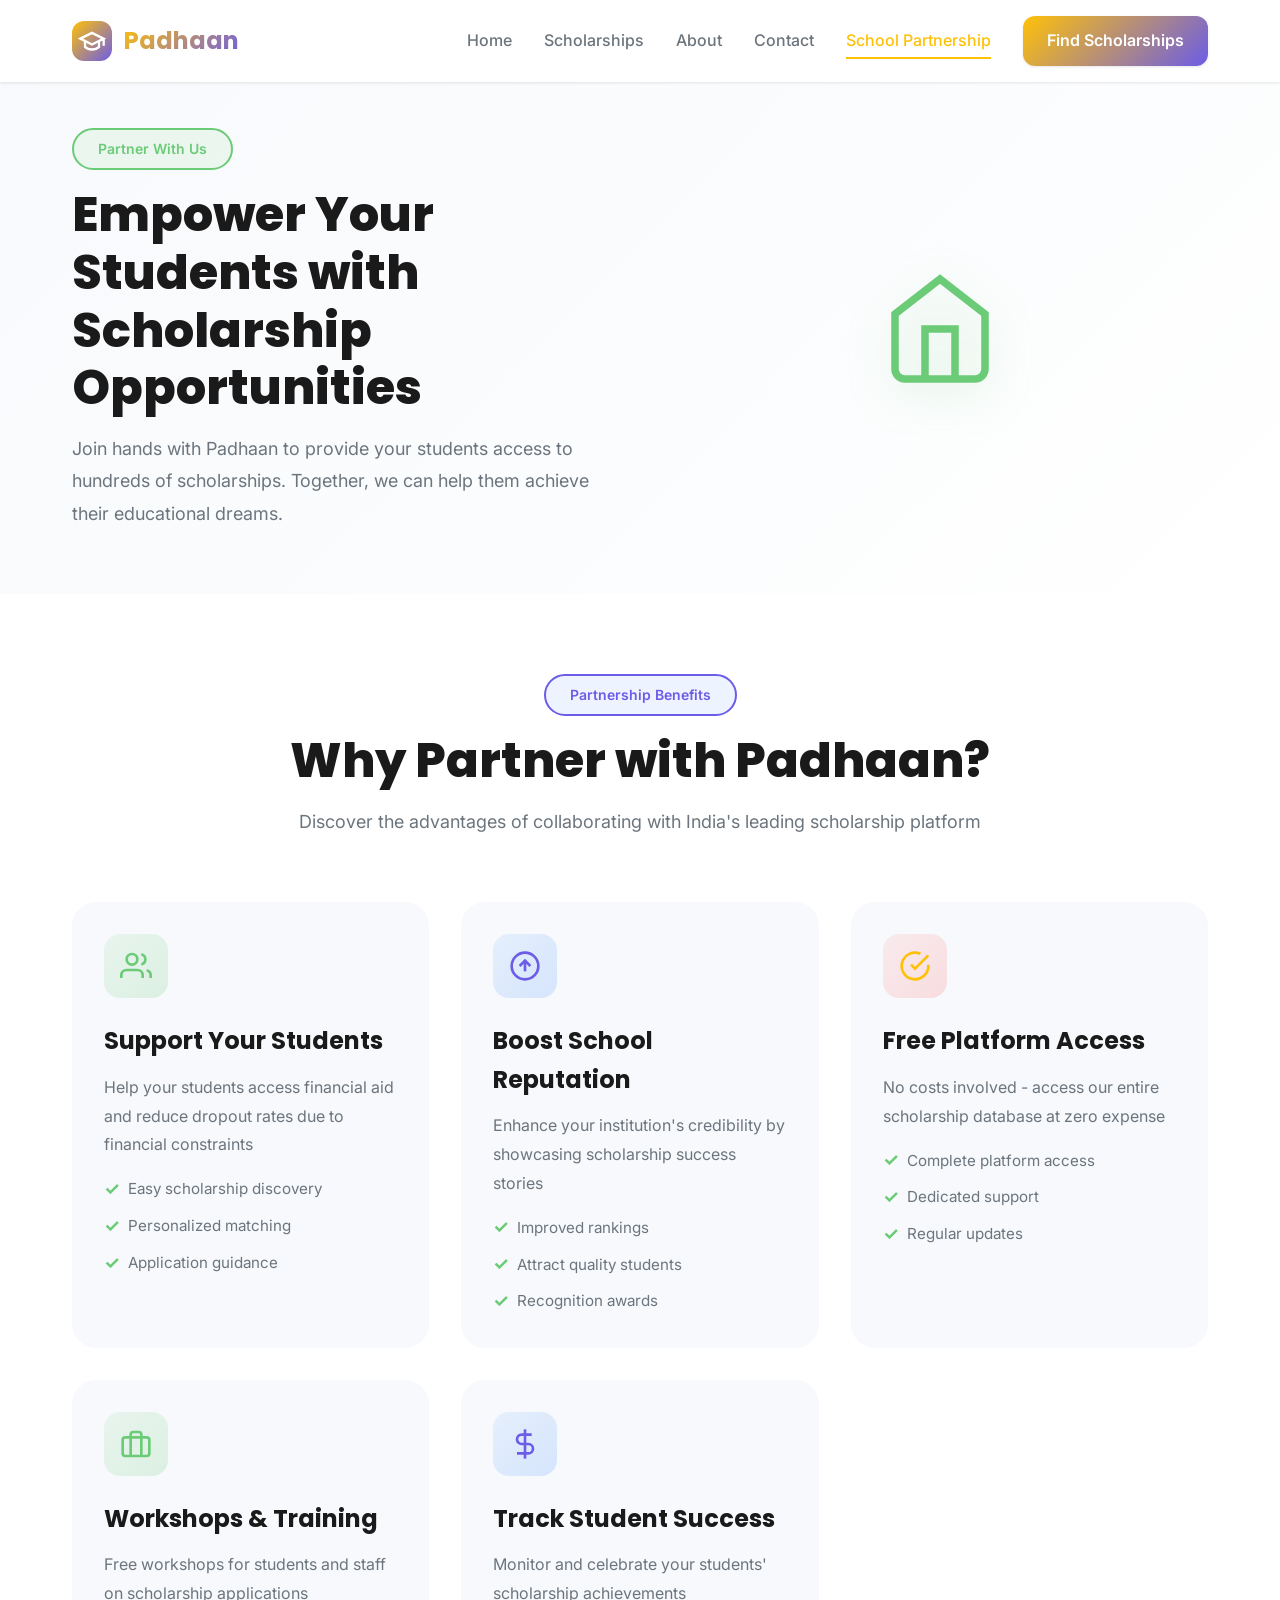
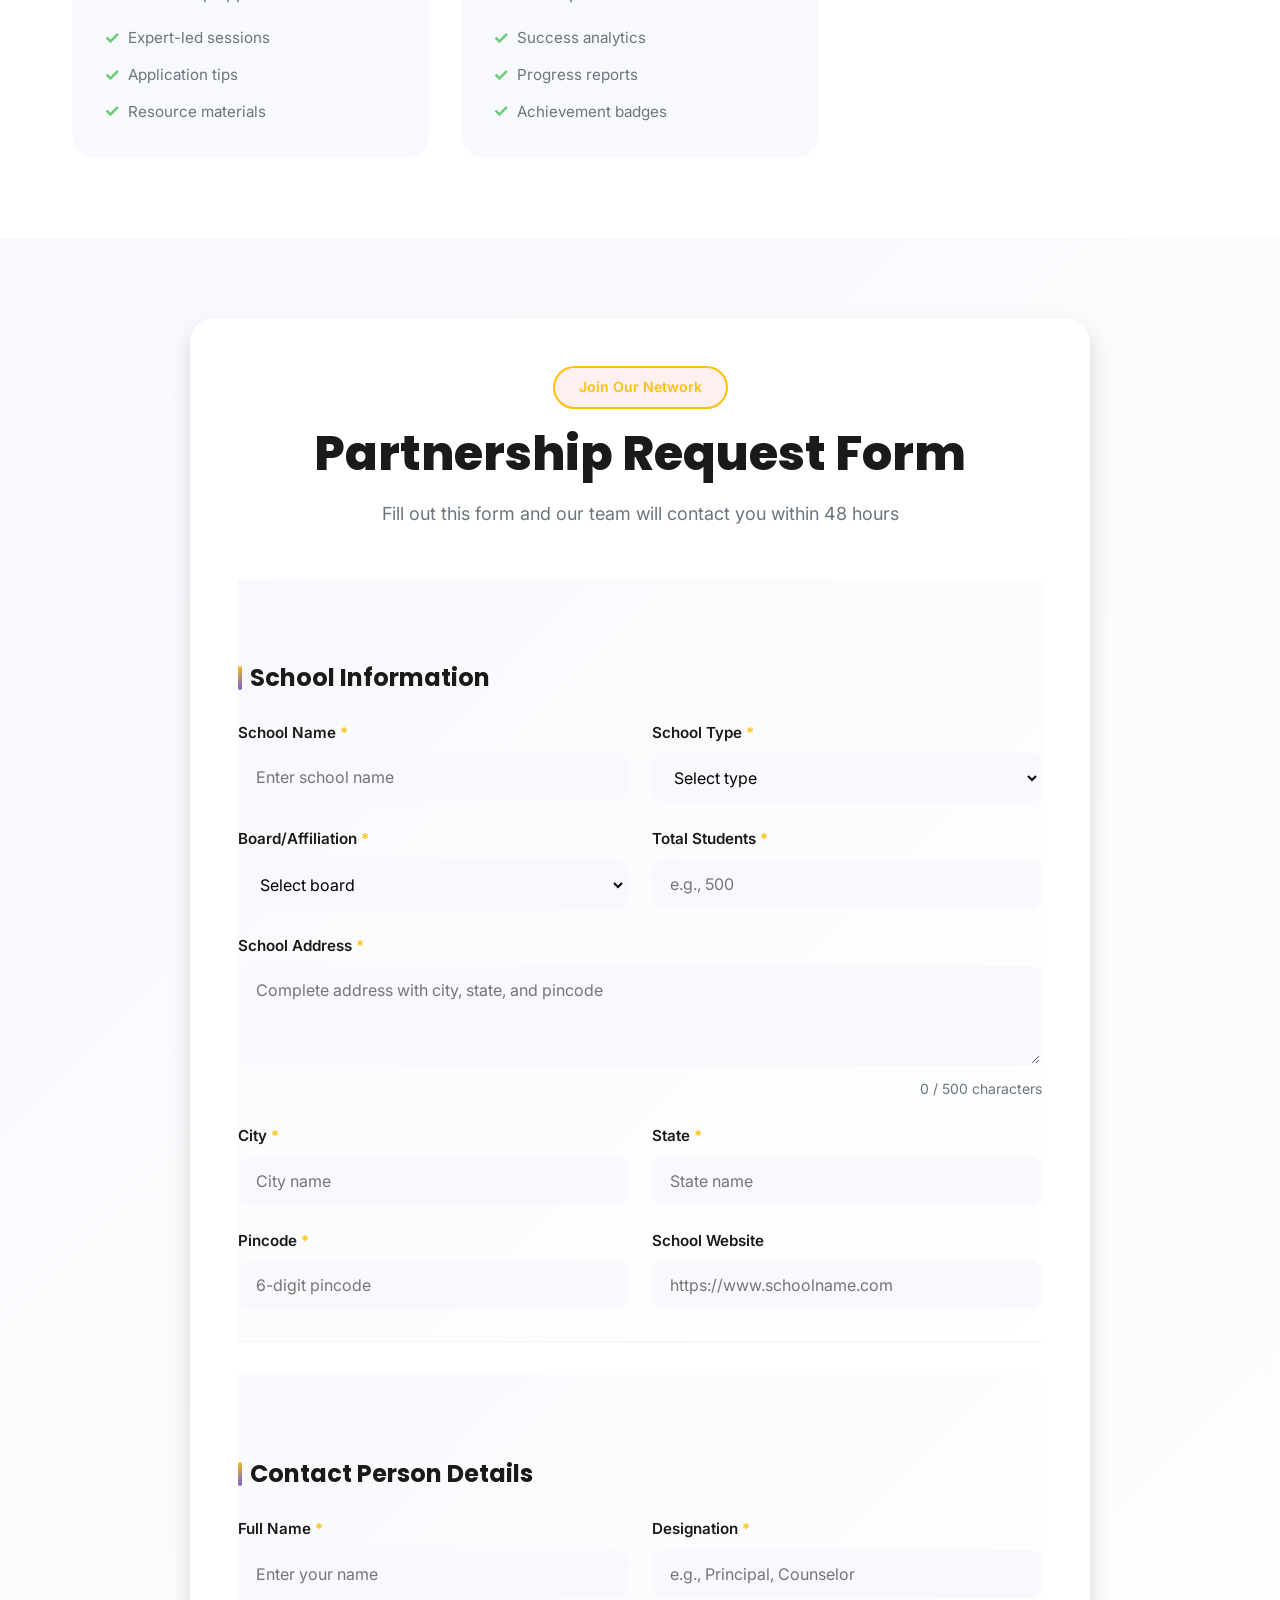
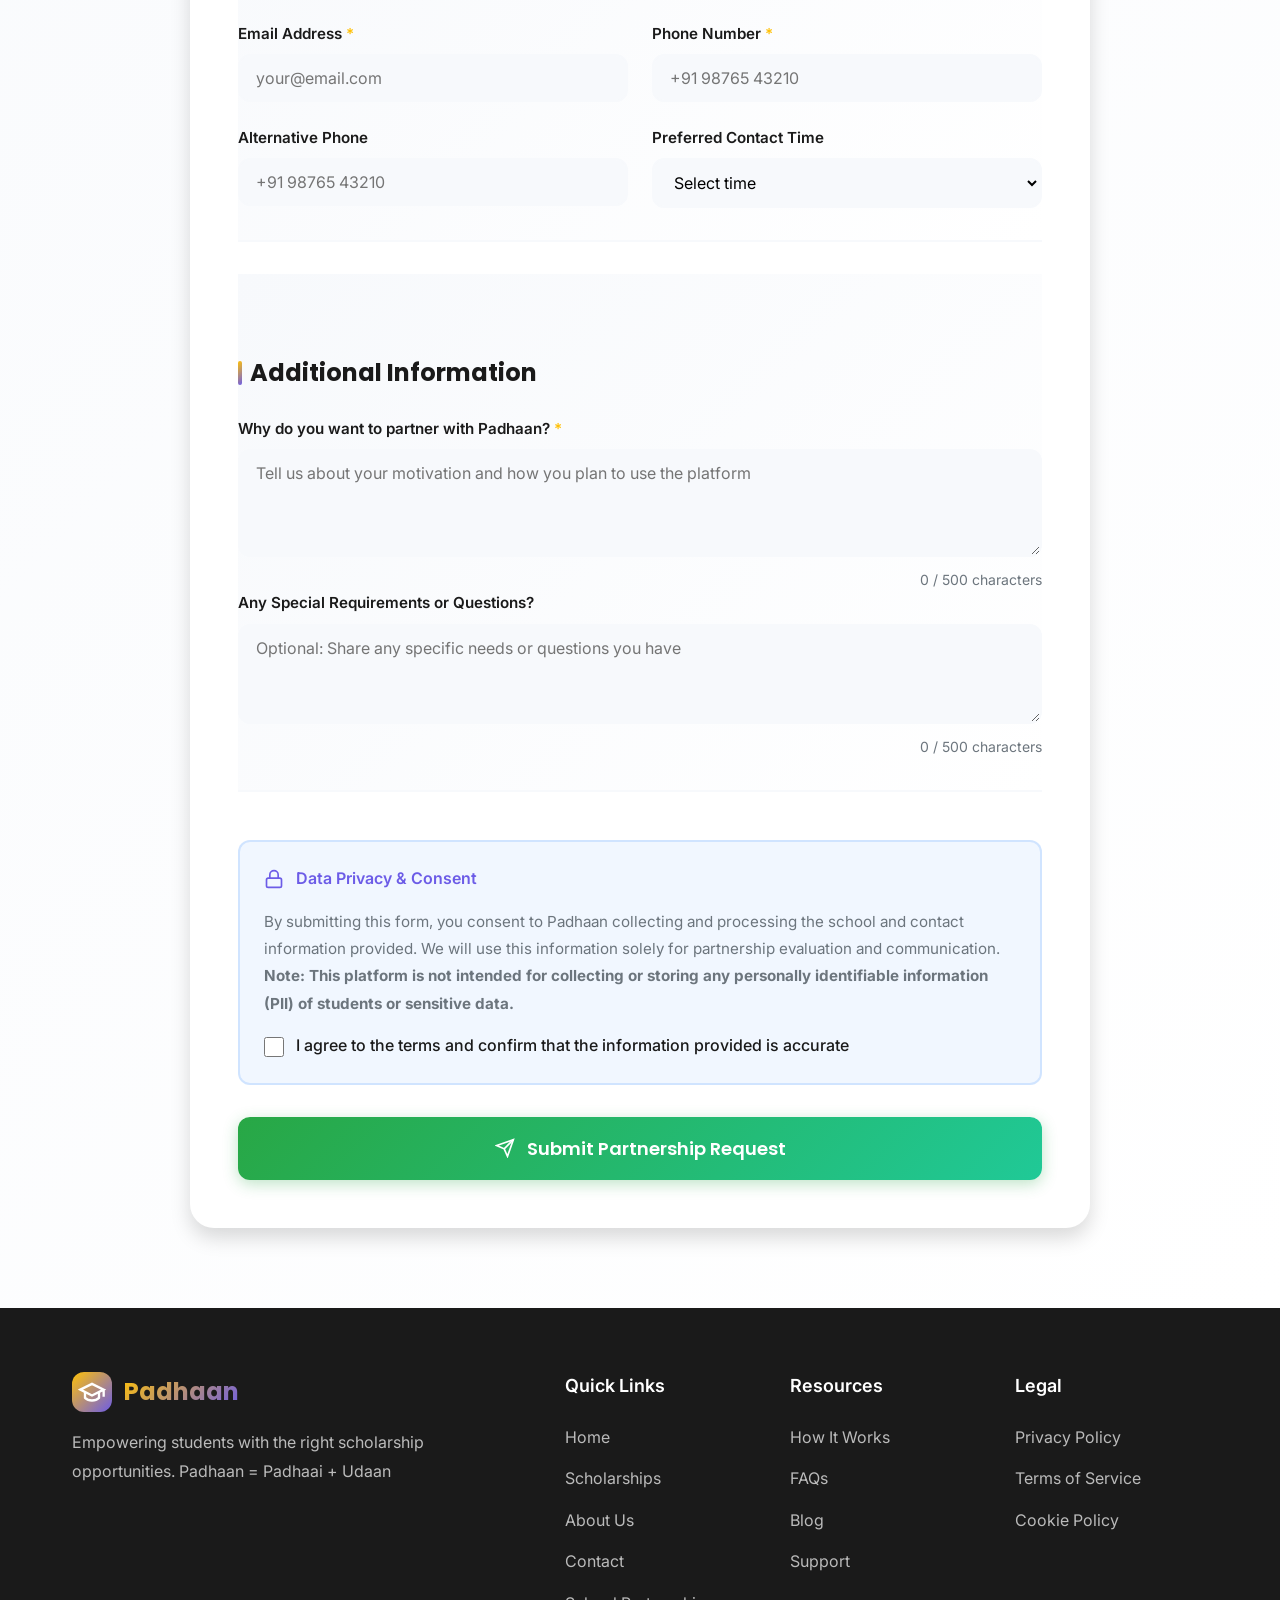
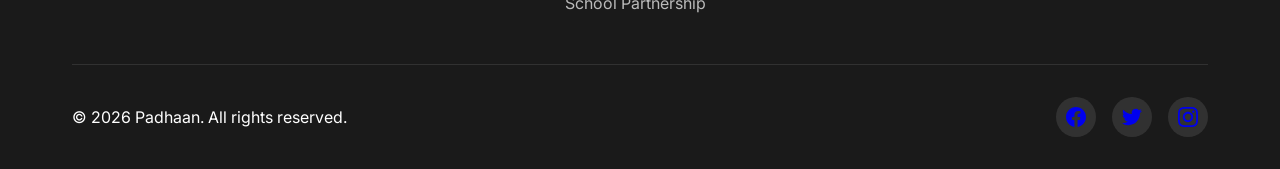
<file: school-partner.html>
<!DOCTYPE html>
<html lang="en">
<head>
    <meta charset="UTF-8">
    <meta name="viewport" content="width=device-width, initial-scale=1.0">
    <title>School Partnership - Padhaan</title>
    <link rel="preconnect" href="https://fonts.googleapis.com">
    <link rel="preconnect" href="https://fonts.gstatic.com" crossorigin>
    <link href="https://fonts.googleapis.com/css2?family=Poppins:wght@400;500;600;700;800&family=Inter:wght@400;500;600&display=swap" rel="stylesheet">
    <link rel="stylesheet" href="styles.css">
</head>
<body>
    <!-- Navbar -->
    <nav id="navbar" class="navbar">
        <div class="container">
            <div class="navbar-content">
                <a href="index.html" class="logo">
                    <div class="logo-icon">
                        <svg width="28" height="28" viewBox="0 0 24 24" fill="none" stroke="currentColor" stroke-width="2">
                            <path d="M22 10v6M2 10l10-5 10 5-10 5z"></path>
                            <path d="M6 12v5c3 3 9 3 12 0v-5"></path>
                        </svg>
                    </div>
                    <span class="logo-text">Padhaan</span>
                </a>

                <!-- Desktop Menu -->
                <div class="nav-links">
                    <a href="index.html" class="nav-link">Home</a>
                    <a href="scholarships.html" class="nav-link">Scholarships</a>
                    <a href="about.html" class="nav-link">About</a>
                    <a href="contact.html" class="nav-link">Contact</a>
                    <a href="school-partner.html" class="nav-link active">School Partnership</a>
                    <a href="index.html#scholarship-form" class="btn-primary">Find Scholarships</a>
                </div>

                <!-- Mobile Menu Button -->
                <button class="mobile-menu-btn" id="mobile-menu-btn">
                    <span class="hamburger"></span>
                </button>
            </div>

            <!-- Mobile Menu -->
            <div class="mobile-menu" id="mobile-menu">
                <a href="index.html" class="mobile-nav-link">Home</a>
                <a href="scholarships.html" class="mobile-nav-link">Scholarships</a>
                <a href="about.html" class="mobile-nav-link">About</a>
                <a href="contact.html" class="mobile-nav-link">Contact</a>
                <a href="school-partner.html" class="mobile-nav-link">School Partnership</a>
                <a href="index.html#scholarship-form" class="btn-primary">Find Scholarships</a>
            </div>
        </div>
    </nav>

    <!-- Partner Hero Section -->
    <section class="partner-hero-section">
        <div class="container">
            <div class="partner-hero-content">
                <div class="partner-hero-text">
                    <span class="section-badge badge-green">Partner With Us</span>
                    <h1 class="section-title">Empower Your Students with Scholarship Opportunities</h1>
                    <p class="section-description">
                        Join hands with Padhaan to provide your students access to hundreds of scholarships. 
                        Together, we can help them achieve their educational dreams.
                    </p>
                </div>
                <div class="partner-hero-icon">
                    <svg width="120" height="120" viewBox="0 0 24 24" fill="none" stroke="currentColor" stroke-width="1.5">
                        <path d="M3 9l9-7 9 7v11a2 2 0 0 1-2 2H5a2 2 0 0 1-2-2z"></path>
                        <polyline points="9 22 9 12 15 12 15 22"></polyline>
                    </svg>
                </div>
            </div>
        </div>
    </section>

    <!-- Why Partner Section -->
    <section class="why-partner-section">
        <div class="container">
            <div class="section-header">
                <span class="section-badge badge-blue">Partnership Benefits</span>
                <h2 class="section-title">Why Partner with Padhaan?</h2>
                <p class="section-description">
                    Discover the advantages of collaborating with India's leading scholarship platform
                </p>
            </div>

            <div class="why-partner-grid">
                <div class="why-partner-card">
                    <div class="benefit-icon icon-green">
                        <svg width="32" height="32" viewBox="0 0 24 24" fill="none" stroke="currentColor" stroke-width="2">
                            <path d="M17 21v-2a4 4 0 0 0-4-4H5a4 4 0 0 0-4 4v2"></path>
                            <circle cx="9" cy="7" r="4"></circle>
                            <path d="M23 21v-2a4 4 0 0 0-3-3.87"></path>
                            <path d="M16 3.13a4 4 0 0 1 0 7.75"></path>
                        </svg>
                    </div>
                    <h3>Support Your Students</h3>
                    <p>Help your students access financial aid and reduce dropout rates due to financial constraints</p>
                    <ul class="benefit-list">
                        <li><span class="checkmark">✓</span> Easy scholarship discovery</li>
                        <li><span class="checkmark">✓</span> Personalized matching</li>
                        <li><span class="checkmark">✓</span> Application guidance</li>
                    </ul>
                </div>

                <div class="why-partner-card">
                    <div class="benefit-icon icon-blue">
                        <svg width="32" height="32" viewBox="0 0 24 24" fill="none" stroke="currentColor" stroke-width="2">
                            <circle cx="12" cy="12" r="10"></circle>
                            <polyline points="16 12 12 8 8 12"></polyline>
                            <line x1="12" y1="16" x2="12" y2="8"></line>
                        </svg>
                    </div>
                    <h3>Boost School Reputation</h3>
                    <p>Enhance your institution's credibility by showcasing scholarship success stories</p>
                    <ul class="benefit-list">
                        <li><span class="checkmark">✓</span> Improved rankings</li>
                        <li><span class="checkmark">✓</span> Attract quality students</li>
                        <li><span class="checkmark">✓</span> Recognition awards</li>
                    </ul>
                </div>

                <div class="why-partner-card">
                    <div class="benefit-icon icon-coral">
                        <svg width="32" height="32" viewBox="0 0 24 24" fill="none" stroke="currentColor" stroke-width="2">
                            <path d="M22 11.08V12a10 10 0 1 1-5.93-9.14"></path>
                            <polyline points="22 4 12 14.01 9 11.01"></polyline>
                        </svg>
                    </div>
                    <h3>Free Platform Access</h3>
                    <p>No costs involved - access our entire scholarship database at zero expense</p>
                    <ul class="benefit-list">
                        <li><span class="checkmark">✓</span> Complete platform access</li>
                        <li><span class="checkmark">✓</span> Dedicated support</li>
                        <li><span class="checkmark">✓</span> Regular updates</li>
                    </ul>
                </div>

                <div class="why-partner-card">
                    <div class="benefit-icon icon-green">
                        <svg width="32" height="32" viewBox="0 0 24 24" fill="none" stroke="currentColor" stroke-width="2">
                            <rect x="2" y="7" width="20" height="14" rx="2" ry="2"></rect>
                            <path d="M16 21V5a2 2 0 0 0-2-2h-4a2 2 0 0 0-2 2v16"></path>
                        </svg>
                    </div>
                    <h3>Workshops & Training</h3>
                    <p>Free workshops for students and staff on scholarship applications</p>
                    <ul class="benefit-list">
                        <li><span class="checkmark">✓</span> Expert-led sessions</li>
                        <li><span class="checkmark">✓</span> Application tips</li>
                        <li><span class="checkmark">✓</span> Resource materials</li>
                    </ul>
                </div>

                <div class="why-partner-card">
                    <div class="benefit-icon icon-blue">
                        <svg width="32" height="32" viewBox="0 0 24 24" fill="none" stroke="currentColor" stroke-width="2">
                            <line x1="12" y1="1" x2="12" y2="23"></line>
                            <path d="M17 5H9.5a3.5 3.5 0 0 0 0 7h5a3.5 3.5 0 0 1 0 7H6"></path>
                        </svg>
                    </div>
                    <h3>Track Student Success</h3>
                    <p>Monitor and celebrate your students' scholarship achievements</p>
                    <ul class="benefit-list">
                        <li><span class="checkmark">✓</span> Success analytics</li>
                        <li><span class="checkmark">✓</span> Progress reports</li>
                        <li><span class="checkmark">✓</span> Achievement badges</li>
                    </ul>
                </div>
            </div>
        </div>
    </section>

    <!-- Partnership Form Section -->
    <section class="partnership-form-section">
        <div class="container">
            <div class="partnership-form-card">
                <div class="form-header">
                    <span class="section-badge badge-coral">Join Our Network</span>
                    <h2 class="section-title">Partnership Request Form</h2>
                    <p class="section-description">
                        Fill out this form and our team will contact you within 48 hours
                    </p>
                </div>

                <div id="partner-success-message" class="success-message" style="display: none;">
                    <div class="success-icon">
                        <svg width="24" height="24" viewBox="0 0 24 24" fill="none" stroke="currentColor" stroke-width="2">
                            <path d="M22 11.08V12a10 10 0 1 1-5.93-9.14"></path>
                            <polyline points="22 4 12 14.01 9 11.01"></polyline>
                        </svg>
                    </div>
                    <div class="success-content">
                        <h3>Partnership Request Submitted!</h3>
                        <p>Thank you for your interest! Our team will review your application and contact you within 48 hours.</p>
                    </div>
                </div>

                <form id="partnershipForm" class="partnership-form">
                    <!-- School Information -->
                    <div class="form-section">
                        <h3 class="form-section-title">School Information</h3>
                        
                        <div class="form-grid">
                            <div class="form-group">
                                <label for="school-name">School Name <span class="required">*</span></label>
                                <input type="text" id="school-name" name="schoolName" required placeholder="Enter school name">
                            </div>

                            <div class="form-group">
                                <label for="school-type">School Type <span class="required">*</span></label>
                                <select id="school-type" name="schoolType" required>
                                    <option value="">Select type</option>
                                    <option value="government">Government</option>
                                    <option value="private">Private</option>
                                    <option value="aided">Government Aided</option>
                                    <option value="international">International</option>
                                </select>
                            </div>

                            <div class="form-group">
                                <label for="affiliation">Board/Affiliation <span class="required">*</span></label>
                                <select id="affiliation" name="affiliation" required>
                                    <option value="">Select board</option>
                                    <option value="cbse">CBSE</option>
                                    <option value="icse">ICSE</option>
                                    <option value="state">State Board</option>
                                    <option value="ib">IB</option>
                                    <option value="other">Other</option>
                                </select>
                            </div>

                            <div class="form-group">
                                <label for="student-count">Total Students <span class="required">*</span></label>
                                <input type="number" id="student-count" name="studentCount" required placeholder="e.g., 500" min="1">
                            </div>

                            <div class="form-group full-width">
                                <label for="school-address">School Address <span class="required">*</span></label>
                                <textarea id="school-address" name="schoolAddress" required placeholder="Complete address with city, state, and pincode" rows="3" class="form-textarea"></textarea>
                            </div>

                            <div class="form-group">
                                <label for="city">City <span class="required">*</span></label>
                                <input type="text" id="city" name="city" required placeholder="City name">
                            </div>

                            <div class="form-group">
                                <label for="state">State <span class="required">*</span></label>
                                <input type="text" id="state" name="state" required placeholder="State name">
                            </div>

                            <div class="form-group">
                                <label for="pincode">Pincode <span class="required">*</span></label>
                                <input type="text" id="pincode" name="pincode" required placeholder="6-digit pincode" pattern="[0-9]{6}" maxlength="6">
                            </div>

                            <div class="form-group">
                                <label for="school-website">School Website</label>
                                <input type="url" id="school-website" name="schoolWebsite" placeholder="https://www.schoolname.com">
                            </div>
                        </div>
                    </div>

                    <!-- Contact Person Details -->
                    <div class="form-section">
                        <h3 class="form-section-title">Contact Person Details</h3>
                        
                        <div class="form-grid">
                            <div class="form-group">
                                <label for="contact-name">Full Name <span class="required">*</span></label>
                                <input type="text" id="contact-name" name="contactName" required placeholder="Enter your name">
                            </div>

                            <div class="form-group">
                                <label for="designation">Designation <span class="required">*</span></label>
                                <input type="text" id="designation" name="designation" required placeholder="e.g., Principal, Counselor">
                            </div>

                            <div class="form-group">
                                <label for="contact-email">Email Address <span class="required">*</span></label>
                                <input type="email" id="contact-email" name="contactEmail" required placeholder="your@email.com">
                            </div>

                            <div class="form-group">
                                <label for="contact-phone">Phone Number <span class="required">*</span></label>
                                <input type="tel" id="contact-phone" name="contactPhone" required placeholder="+91 98765 43210" pattern="[0-9+\s-]+">
                            </div>

                            <div class="form-group">
                                <label for="alt-phone">Alternative Phone</label>
                                <input type="tel" id="alt-phone" name="altPhone" placeholder="+91 98765 43210" pattern="[0-9+\s-]+">
                            </div>

                            <div class="form-group">
                                <label for="preferred-time">Preferred Contact Time</label>
                                <select id="preferred-time" name="preferredTime">
                                    <option value="">Select time</option>
                                    <option value="morning">Morning (9 AM - 12 PM)</option>
                                    <option value="afternoon">Afternoon (12 PM - 4 PM)</option>
                                    <option value="evening">Evening (4 PM - 6 PM)</option>
                                </select>
                            </div>
                        </div>
                    </div>

                    <!-- Additional Information -->
                    <div class="form-section">
                        <h3 class="form-section-title">Additional Information</h3>
                        
                        <div class="form-group full-width">
                            <label for="partnership-reason">Why do you want to partner with Padhaan? <span class="required">*</span></label>
                            <textarea id="partnership-reason" name="partnershipReason" required placeholder="Tell us about your motivation and how you plan to use the platform" rows="4" class="form-textarea"></textarea>
                        </div>

                        <div class="form-group full-width">
                            <label for="special-requirements">Any Special Requirements or Questions?</label>
                            <textarea id="special-requirements" name="specialRequirements" placeholder="Optional: Share any specific needs or questions you have" rows="3" class="form-textarea"></textarea>
                        </div>
                    </div>

                    <!-- Consent Box -->
                    <div class="consent-box">
                        <div class="consent-header">
                            <svg width="20" height="20" viewBox="0 0 24 24" fill="none" stroke="currentColor" stroke-width="2">
                                <rect x="3" y="11" width="18" height="11" rx="2" ry="2"></rect>
                                <path d="M7 11V7a5 5 0 0 1 10 0v4"></path>
                            </svg>
                            <span>Data Privacy & Consent</span>
                        </div>
                        <p class="consent-text">
                            By submitting this form, you consent to Padhaan collecting and processing the school and contact information provided. 
                            We will use this information solely for partnership evaluation and communication. 
                            <strong>Note: This platform is not intended for collecting or storing any personally identifiable information (PII) of students or sensitive data.</strong>
                        </p>
                        <label class="consent-checkbox">
                            <input type="checkbox" id="consent" name="consent" required>
                            <span class="checkbox-label">I agree to the terms and confirm that the information provided is accurate</span>
                        </label>
                    </div>

                    <!-- Submit Button -->
                    <button type="submit" class="submit-btn" id="submit-btn">
                        <svg width="20" height="20" viewBox="0 0 24 24" fill="none" stroke="currentColor" stroke-width="2">
                            <path d="M22 2L11 13"></path>
                            <path d="M22 2L15 22L11 13L2 9L22 2Z"></path>
                        </svg>
                        <span>Submit Partnership Request</span>
                    </button>
                </form>
            </div>
        </div>
    </section>

    <!-- Footer -->
    <footer class="footer">
        <div class="container">
            <div class="footer-content">
                <div class="footer-brand">
                    <a href="index.html" class="footer-logo">
                        <div class="logo-icon">
                            <svg width="28" height="28" viewBox="0 0 24 24" fill="none" stroke="currentColor" stroke-width="2">
                                <path d="M22 10v6M2 10l10-5 10 5-10 5z"></path>
                                <path d="M6 12v5c3 3 9 3 12 0v-5"></path>
                            </svg>
                        </div>
                        <span class="logo-text">Padhaan</span>
                    </a>
                    <p class="footer-description">
                        Empowering students with the right scholarship opportunities. Padhaan = Padhaai + Udaan
                    </p>
                </div>

                <div class="footer-links">
                    <div class="footer-column">
                        <h4 class="footer-title">Quick Links</h4>
                        <a href="index.html" class="footer-link">Home</a>
                        <a href="scholarships.html" class="footer-link">Scholarships</a>
                        <a href="about.html" class="footer-link">About Us</a>
                        <a href="contact.html" class="footer-link">Contact</a>
                        <a href="school-partner.html" class="footer-link">School Partnership</a>
                    </div>

                    <div class="footer-column">
                        <h4 class="footer-title">Resources</h4>
                        <a href="#" class="footer-link">How It Works</a>
                        <a href="#" class="footer-link">FAQs</a>
                        <a href="#" class="footer-link">Blog</a>
                        <a href="#" class="footer-link">Support</a>
                    </div>

                    <div class="footer-column">
                        <h4 class="footer-title">Legal</h4>
                        <a href="#" class="footer-link">Privacy Policy</a>
                        <a href="#" class="footer-link">Terms of Service</a>
                        <a href="#" class="footer-link">Cookie Policy</a>
                    </div>
                </div>
            </div>

            <div class="footer-bottom">
                <p>&copy; 2026 Padhaan. All rights reserved.</p>
                <div class="footer-social">
                    <a href="#" class="social-link">
                        <svg width="20" height="20" viewBox="0 0 24 24" fill="currentColor">
                            <path d="M24 12.073c0-6.627-5.373-12-12-12s-12 5.373-12 12c0 5.99 4.388 10.954 10.125 11.854v-8.385H7.078v-3.47h3.047V9.43c0-3.007 1.792-4.669 4.533-4.669 1.312 0 2.686.235 2.686.235v2.953H15.83c-1.491 0-1.956.925-1.956 1.874v2.25h3.328l-.532 3.47h-2.796v8.385C19.612 23.027 24 18.062 24 12.073z"/>
                        </svg>
                    </a>
                    <a href="#" class="social-link">
                        <svg width="20" height="20" viewBox="0 0 24 24" fill="currentColor">
                            <path d="M23.953 4.57a10 10 0 01-2.825.775 4.958 4.958 0 002.163-2.723c-.951.555-2.005.959-3.127 1.184a4.92 4.92 0 00-8.384 4.482C7.69 8.095 4.067 6.13 1.64 3.162a4.822 4.822 0 00-.666 2.475c0 1.71.87 3.213 2.188 4.096a4.904 4.904 0 01-2.228-.616v.06a4.923 4.923 0 003.946 4.827 4.996 4.996 0 01-2.212.085 4.936 4.936 0 004.604 3.417 9.867 9.867 0 01-6.102 2.105c-.39 0-.779-.023-1.17-.067a13.995 13.995 0 007.557 2.209c9.053 0 13.998-7.496 13.998-13.985 0-.21 0-.42-.015-.63A9.935 9.935 0 0024 4.59z"/>
                        </svg>
                    </a>
                    <a href="#" class="social-link">
                        <svg width="20" height="20" viewBox="0 0 24 24" fill="currentColor">
                            <path d="M12 0C8.74 0 8.333.015 7.053.072 5.775.132 4.905.333 4.14.63c-.789.306-1.459.717-2.126 1.384S.935 3.35.63 4.14C.333 4.905.131 5.775.072 7.053.012 8.333 0 8.74 0 12s.015 3.667.072 4.947c.06 1.277.261 2.148.558 2.913.306.788.717 1.459 1.384 2.126.667.666 1.336 1.079 2.126 1.384.766.296 1.636.499 2.913.558C8.333 23.988 8.74 24 12 24s3.667-.015 4.947-.072c1.277-.06 2.148-.262 2.913-.558.788-.306 1.459-.718 2.126-1.384.666-.667 1.079-1.335 1.384-2.126.296-.765.499-1.636.558-2.913.06-1.28.072-1.687.072-4.947s-.015-3.667-.072-4.947c-.06-1.277-.262-2.149-.558-2.913-.306-.789-.718-1.459-1.384-2.126C21.319 1.347 20.651.935 19.86.63c-.765-.297-1.636-.499-2.913-.558C15.667.012 15.26 0 12 0zm0 2.16c3.203 0 3.585.016 4.85.071 1.17.055 1.805.249 2.227.415.562.217.96.477 1.382.896.419.42.679.819.896 1.381.164.422.36 1.057.413 2.227.057 1.266.07 1.646.07 4.85s-.015 3.585-.074 4.85c-.061 1.17-.256 1.805-.421 2.227-.224.562-.479.96-.899 1.382-.419.419-.824.679-1.38.896-.42.164-1.065.36-2.235.413-1.274.057-1.649.07-4.859.07-3.211 0-3.586-.015-4.859-.074-1.171-.061-1.816-.256-2.236-.421-.569-.224-.96-.479-1.379-.899-.421-.419-.69-.824-.9-1.38-.165-.42-.359-1.065-.42-2.235-.045-1.26-.061-1.649-.061-4.844 0-3.196.016-3.586.061-4.861.061-1.17.255-1.814.42-2.234.21-.57.479-.96.9-1.381.419-.419.81-.689 1.379-.898.42-.166 1.051-.361 2.221-.421 1.275-.045 1.65-.06 4.859-.06l.045.03zm0 3.678c-3.405 0-6.162 2.76-6.162 6.162 0 3.405 2.76 6.162 6.162 6.162 3.405 0 6.162-2.76 6.162-6.162 0-3.405-2.76-6.162-6.162-6.162zM12 16c-2.21 0-4-1.79-4-4s1.79-4 4-4 4 1.79 4 4-1.79 4-4 4zm7.846-10.405c0 .795-.646 1.44-1.44 1.44-.795 0-1.44-.646-1.44-1.44 0-.794.646-1.439 1.44-1.439.793-.001 1.44.645 1.44 1.439z"/>
                        </svg>
                    </a>
                </div>
            </div>
        </div>
    </footer>

    <script src="data.js"></script>
    <script src="script.js"></script>
    <script src="school-partner.js"></script>
</body>
</html>
</file>
<file: styles.css>
/* ========================================
   Padhaan - Scholarship Platform Styles
   ======================================== */

/* CSS Variables */
:root {
    --coral: #ffc108;
    --blue: #6C5CE7;
    --green:#6BCB77;
    --light-gray: #F7F9FC;
    --white: #FFFFFF;
    --dark: #1a1a1a;
    --gray: #6c757d;
    
    --font-poppins: 'Poppins', sans-serif;
    --font-inter: 'Inter', sans-serif;
    
    --shadow-sm: 0 1px 3px rgba(0, 0, 0, 0.1);
    --shadow-md: 0 4px 6px rgba(0, 0, 0, 0.1);
    --shadow-lg: 0 10px 20px rgba(0, 0, 0, 0.15);
    --shadow-xl: 0 20px 40px rgba(0, 0, 0, 0.2);
    
    --transition: all 0.3s ease;
}

/* Reset & Base Styles */
* {
    margin: 0;
    padding: 0;
    box-sizing: border-box;
}

html {
    scroll-behavior: smooth;
}

body {
    font-family: var(--font-inter);
    color: var(--dark);
    background: var(--white);
    line-height: 1.6;
    overflow-x: hidden;
}

.container {
    max-width: 1200px;
    margin: 0 auto;
    padding: 0 2rem;
}

/* ========================================
   Animations & Keyframes
   ======================================== */

@keyframes fadeIn {
    from {
        opacity: 0;
    }
    to {
        opacity: 1;
    }
}

@keyframes fadeInUp {
    from {
        opacity: 0;
        transform: translateY(30px);
    }
    to {
        opacity: 1;
        transform: translateY(0);
    }
}

@keyframes fadeInDown {
    from {
        opacity: 0;
        transform: translateY(-30px);
    }
    to {
        opacity: 1;
        transform: translateY(0);
    }
}

@keyframes fadeInLeft {
    from {
        opacity: 0;
        transform: translateX(-30px);
    }
    to {
        opacity: 1;
        transform: translateX(0);
    }
}

@keyframes fadeInRight {
    from {
        opacity: 0;
        transform: translateX(30px);
    }
    to {
        opacity: 1;
        transform: translateX(0);
    }
}

@keyframes fadeInScale {
    from {
        opacity: 0;
        transform: scale(0.9);
    }
    to {
        opacity: 1;
        transform: scale(1);
    }
}

@keyframes slideInLeft {
    from {
        opacity: 0;
        transform: translateX(-50px);
    }
    to {
        opacity: 1;
        transform: translateX(0);
    }
}

@keyframes slideInRight {
    from {
        opacity: 0;
        transform: translateX(50px);
    }
    to {
        opacity: 1;
        transform: translateX(0);
    }
}

@keyframes bounceIn {
    0% {
        opacity: 0;
        transform: scale(0.3);
    }
    50% {
        opacity: 1;
        transform: scale(1.05);
    }
    70% {
        transform: scale(0.9);
    }
    100% {
        transform: scale(1);
    }
}

@keyframes pulse {
    0%, 100% {
        transform: scale(1);
    }
    50% {
        transform: scale(1.05);
    }
}

@keyframes float {
    0%, 100% {
        transform: translateY(0);
    }
    50% {
        transform: translateY(-20px);
    }
}

@keyframes floatIcon {
    0%, 100% {
        transform: translateY(0) rotate(0deg);
    }
    25% {
        transform: translateY(-15px) rotate(5deg);
    }
    50% {
        transform: translateY(-10px) rotate(0deg);
    }
    75% {
        transform: translateY(-15px) rotate(-5deg);
    }
}

@keyframes rotate {
    from {
        transform: rotate(0deg);
    }
    to {
        transform: rotate(360deg);
    }
}

@keyframes shimmer {
    0% {
        background-position: -1000px 0;
    }
    100% {
        background-position: 1000px 0;
    }
}

@keyframes wiggle {
    0%, 100% {
        transform: rotate(0deg);
    }
    25% {
        transform: rotate(-10deg);
    }
    75% {
        transform: rotate(10deg);
    }
}

/* ========================================
   Navbar
   ======================================== */

.navbar {
    position: fixed;
    top: 0;
    left: 0;
    right: 0;
    background: var(--white);
    box-shadow: var(--shadow-sm);
    z-index: 1000;
    transition: var(--transition);
    animation: fadeInDown 0.5s ease-out;
}

.navbar-content {
    display: flex;
    justify-content: space-between;
    align-items: center;
    padding: 1rem 0;
}

.logo {
    display: flex;
    align-items: center;
    gap: 0.75rem;
    text-decoration: none;
    font-family: var(--font-poppins);
    font-weight: 700;
    font-size: 1.5rem;
    color: var(--dark);
    transition: var(--transition);
}

.logo:hover {
    transform: scale(1.05);
}

.logo-icon {
    width: 40px;
    height: 40px;
    background: linear-gradient(135deg, var(--coral), var(--blue));
    border-radius: 0.75rem;
    display: flex;
    align-items: center;
    justify-content: center;
    transition: var(--transition);
}

.logo:hover .logo-icon {
    animation: wiggle 0.5s ease;
}

.logo-icon svg {
    color: var(--white);
}

.logo-text {
    background: linear-gradient(135deg, var(--coral), var(--blue));
    -webkit-background-clip: text;
    -webkit-text-fill-color: transparent;
    background-clip: text;
}

.nav-links {
    display: flex;
    align-items: center;
    gap: 2rem;
}

.nav-link {
    text-decoration: none;
    color: var(--gray);
    font-weight: 500;
    transition: var(--transition);
    position: relative;
}

.nav-link::after {
    content: '';
    position: absolute;
    bottom: -5px;
    left: 0;
    width: 0;
    height: 2px;
    background: var(--coral);
    transition: var(--transition);
}

.nav-link:hover,
.nav-link.active {
    color: var(--coral);
}

.nav-link:hover::after,
.nav-link.active::after {
    width: 100%;
}

.btn-primary {
    padding: 0.75rem 1.5rem;
    background: linear-gradient(135deg, var(--coral), var(--blue));
    color: var(--white);
    text-decoration: none;
    border-radius: 0.75rem;
    font-weight: 600;
    transition: var(--transition);
    box-shadow: var(--shadow-sm);
}

.btn-primary:hover {
    box-shadow: var(--shadow-md);
    transform: translateY(-2px);
}

/* Mobile Menu */
.mobile-menu-btn {
    display: none;
    background: none;
    border: none;
    cursor: pointer;
    padding: 0.5rem;
}

.hamburger {
    width: 25px;
    height: 2px;
    background: var(--dark);
    display: block;
    position: relative;
    transition: var(--transition);
}

.hamburger::before,
.hamburger::after {
    content: '';
    position: absolute;
    width: 25px;
    height: 2px;
    background: var(--dark);
    transition: var(--transition);
}

.hamburger::before {
    top: -8px;
}

.hamburger::after {
    top: 8px;
}

.mobile-menu {
    display: none;
    flex-direction: column;
    gap: 1rem;
    padding: 1.5rem 0;
    animation: fadeInDown 0.3s ease-out;
}

.mobile-nav-link {
    text-decoration: none;
    color: var(--gray);
    font-weight: 500;
    transition: var(--transition);
    padding: 0.5rem 0;
}

.mobile-nav-link:hover {
    color: var(--coral);
}

/* ========================================
   Hero Section
   ======================================== */

.hero {
    padding: 8rem 0 4rem;
    background: linear-gradient(135deg, var(--light-gray), var(--white));
    position: relative;
    overflow: hidden;
}

.hero-background {
    position: absolute;
    top: 0;
    left: 0;
    right: 0;
    bottom: 0;
    overflow: hidden;
    z-index: 0;
}

.floating-shape {
    position: absolute;
    border-radius: 50%;
    opacity: 0.1;
    animation: float 6s ease-in-out infinite;
}

.shape-1 {
    width: 300px;
    height: 300px;
    background: var(--coral);
    top: 10%;
    left: 5%;
    animation-delay: 0s;
}

.shape-2 {
    width: 200px;
    height: 200px;
    background: var(--blue);
    bottom: 20%;
    right: 10%;
    animation-delay: 1s;
}

.shape-3 {
    width: 150px;
    height: 150px;
    background: var(--green);
    top: 50%;
    right: 5%;
    animation-delay: 2s;
}

.hero-content {
    position: relative;
    z-index: 1;
    display: grid;
    grid-template-columns: 1fr 1fr;
    gap: 4rem;
    align-items: center;
}

.hero-text {
    animation: fadeInLeft 0.8s ease-out;
}

.hero-badge {
    display: inline-block;
    padding: 0.5rem 1.5rem;
    background: rgba(107, 203, 119, 0.1);
    border: 2px solid var(--green);
    border-radius: 9999px;
    font-size: 0.875rem;
    font-weight: 600;
    color: var(--green);
    margin-bottom: 1.5rem;
    animation: bounceIn 0.8s ease-out;
}

.hero-title {
    font-family: var(--font-poppins);
    font-size: 3.5rem;
    font-weight: 800;
    line-height: 1.2;
    margin-bottom: 1.5rem;
    color: var(--dark);
}

.gradient-text {
    background: linear-gradient(135deg, var(--coral), var(--blue));
    -webkit-background-clip: text;
    -webkit-text-fill-color: transparent;
    background-clip: text;
}

.hero-description {
    font-size: 1.25rem;
    color: var(--gray);
    margin-bottom: 2rem;
    line-height: 1.8;
}

.hero-buttons {
    display: flex;
    gap: 1rem;
    margin-bottom: 3rem;
}

.btn-hero {
    display: flex;
    align-items: center;
    gap: 0.5rem;
    padding: 1rem 2rem;
    border-radius: 0.75rem;
    font-weight: 600;
    text-decoration: none;
    transition: var(--transition);
    box-shadow: var(--shadow-md);
}

.btn-hero.btn-primary {
    background: linear-gradient(135deg, var(--coral), var(--blue));
    color: var(--white);
}

.btn-hero.btn-secondary {
    background: var(--white);
    color: var(--dark);
    border: 2px solid var(--light-gray);
}

.btn-hero:hover {
    transform: translateY(-3px);
    box-shadow: var(--shadow-lg);
}

.hero-stats {
    display: flex;
    gap: 2rem;
    align-items: center;
}

.stat-item {
    animation: fadeInUp 1s ease-out;
}

.stat-number {
    font-size: 2rem;
    font-weight: 800;
    color: var(--dark);
    font-family: var(--font-poppins);
}

.stat-label {
    font-size: 0.875rem;
    color: var(--gray);
}

.stat-divider {
    width: 1px;
    height: 40px;
    background: var(--gray);
    opacity: 0.3;
}

.hero-image {
    animation: fadeInRight 0.8s ease-out;
}

.hero-illustration {
    position: relative;
    height: 400px;
}

.illustration-card {
    position: absolute;
    background: var(--white);
    padding: 1.5rem;
    border-radius: 1rem;
    box-shadow: var(--shadow-lg);
    display: flex;
    flex-direction: column;
    align-items: center;
    gap: 0.5rem;
    transition: var(--transition);
}

.illustration-card svg {
    color: var(--coral);
}

.illustration-card span {
    font-weight: 600;
    color: var(--dark);
}

.card-1 {
    top: 0;
    left: 0;
    animation: float 4s ease-in-out infinite;
}

.card-2 {
    top: 50%;
    right: 0;
    background: linear-gradient(135deg, var(--blue), var(--coral));
    color: var(--white);
    animation: float 5s ease-in-out infinite;
    animation-delay: 0.5s;
}

.card-2 svg,
.card-2 span {
    color: var(--white);
}

.card-3 {
    bottom: 0;
    left: 30%;
    animation: float 6s ease-in-out infinite;
    animation-delay: 1s;
}

.illustration-card:hover {
    transform: translateY(-10px) scale(1.05);
    box-shadow: var(--shadow-xl);
}

/* ========================================
   Section Styles
   ======================================== */

.section-header {
    text-align: center;
    margin-bottom: 4rem;
    animation: fadeInUp 0.6s ease-out;
}

.section-badge {
    display: inline-block;
    padding: 0.5rem 1.5rem;
    border-radius: 9999px;
    font-size: 0.875rem;
    font-weight: 600;
    margin-bottom: 1rem;
}

.badge-coral {
    background: rgba(255, 107, 107, 0.1);
    border: 2px solid var(--coral);
    color: var(--coral);
}

.badge-blue {
    background: rgba(77, 150, 255, 0.1);
    border: 2px solid var(--blue);
    color: var(--blue);
}

.badge-green {
    background: rgba(107, 203, 119, 0.1);
    border: 2px solid var(--green);
    color: var(--green);
}

.section-title {
    font-family: var(--font-poppins);
    font-size: 3rem;
    font-weight: 800;
    color: var(--dark);
    margin-bottom: 1rem;
    line-height: 1.2;
}

.section-description {
    font-size: 1.125rem;
    color: var(--gray);
    max-width: 700px;
    margin: 0 auto;
    line-height: 1.8;
}

/* ========================================
   Features Section
   ======================================== */

.features {
    padding: 5rem 0;
    background: var(--white);
}

.features-grid {
    display: grid;
    grid-template-columns: repeat(3, 1fr);
    gap: 2rem;
}

.feature-card {
    padding: 2rem;
    border-radius: 1.5rem;
    background: var(--light-gray);
    transition: var(--transition);
    animation: fadeInScale 0.6s ease-out;
}

.feature-card:hover {
    background: var(--white);
    box-shadow: var(--shadow-lg);
    transform: translateY(-10px);
}

.feature-icon {
    width: 4rem;
    height: 4rem;
    border-radius: 1rem;
    display: flex;
    align-items: center;
    justify-content: center;
    margin-bottom: 1.5rem;
    transition: var(--transition);
}

.feature-card:hover .feature-icon {
    animation: pulse 0.6s ease-in-out;
}

.icon-coral {
    background: linear-gradient(135deg, rgba(255, 107, 107, 0.1), rgba(255, 107, 107, 0.2));
}

.icon-coral svg {
    color: var(--coral);
}

.icon-blue {
    background: linear-gradient(135deg, rgba(77, 150, 255, 0.1), rgba(77, 150, 255, 0.2));
}

.icon-blue svg {
    color: var(--blue);
}

.icon-green {
    background: linear-gradient(135deg, rgba(107, 203, 119, 0.1), rgba(107, 203, 119, 0.2));
}

.icon-green svg {
    color: var(--green);
}

.feature-title {
    font-size: 1.5rem;
    font-weight: 700;
    color: var(--dark);
    margin-bottom: 0.75rem;
    font-family: var(--font-poppins);
}

.feature-description {
    color: var(--gray);
    line-height: 1.8;
}

/* ========================================
   How It Works Section
   ======================================== */

.how-it-works {
    padding: 5rem 0;
    background: var(--light-gray);
}

.steps-container {
    display: grid;
    grid-template-columns: repeat(4, 1fr);
    gap: 2rem;
    position: relative;
}

.step-item {
    text-align: center;
    animation: fadeInUp 0.6s ease-out;
    transition: var(--transition);
}

.step-item:hover {
    transform: translateY(-10px);
}

.step-number {
    width: 4rem;
    height: 4rem;
    background: linear-gradient(135deg, var(--coral), var(--blue));
    color: var(--white);
    border-radius: 50%;
    display: flex;
    align-items: center;
    justify-content: center;
    font-size: 1.5rem;
    font-weight: 800;
    margin: 0 auto 1.5rem;
    box-shadow: var(--shadow-md);
    transition: var(--transition);
}

.step-item:hover .step-number {
    animation: pulse 0.6s ease-in-out;
    box-shadow: var(--shadow-lg);
}

.step-title {
    font-size: 1.25rem;
    font-weight: 700;
    color: var(--dark);
    margin-bottom: 0.75rem;
    font-family: var(--font-poppins);
}

.step-description {
    color: var(--gray);
    line-height: 1.6;
}

.step-arrow {
    display: none;
}

/* ========================================
   Form Section
   ======================================== */

.form-section {
    padding: 5rem 0;
    background: linear-gradient(135deg, var(--light-gray), var(--white));
}

.form-container {
    max-width: 800px;
    margin: 0 auto;
    background: var(--white);
    padding: 3rem;
    border-radius: 1.5rem;
    box-shadow: var(--shadow-lg);
    animation: fadeInScale 0.6s ease-out;
}

.form-header {
    text-align: center;
    margin-bottom: 3rem;
}

.scholarship-form {
    display: flex;
    flex-direction: column;
    gap: 1.5rem;
}

.form-row {
    display: grid;
    grid-template-columns: 1fr 1fr;
    gap: 1.5rem;
}

.form-group {
    display: flex;
    flex-direction: column;
    gap: 0.5rem;
}

.form-group label {
    font-weight: 600;
    color: var(--dark);
    font-size: 0.95rem;
}

.form-group input,
.form-group select {
    padding: 0.75rem 1rem;
    border: 2px solid var(--light-gray);
    border-radius: 0.75rem;
    font-size: 1rem;
    font-family: var(--font-inter);
    transition: var(--transition);
    background: var(--light-gray);
}

.form-group input:focus,
.form-group select:focus {
    outline: none;
    border-color: var(--blue);
    background: var(--white);
    box-shadow: 0 0 0 3px rgba(77, 150, 255, 0.1);
}

.btn-submit {
    display: flex;
    align-items: center;
    justify-content: center;
    gap: 0.75rem;
    padding: 1rem 2rem;
    background: linear-gradient(135deg, var(--coral), var(--blue));
    color: var(--white);
    border: none;
    border-radius: 0.75rem;
    font-size: 1.125rem;
    font-weight: 600;
    cursor: pointer;
    transition: var(--transition);
    box-shadow: var(--shadow-md);
    font-family: var(--font-poppins);
}

.btn-submit:hover {
    transform: translateY(-2px);
    box-shadow: var(--shadow-lg);
}

.btn-submit:active {
    transform: translateY(0);
}

.btn-submit:disabled {
    opacity: 0.6;
    cursor: not-allowed;
}

.spinner {
    width: 20px;
    height: 20px;
    border: 3px solid rgba(255, 255, 255, 0.3);
    border-top-color: white;
    border-radius: 50%;
    animation: rotate 0.8s linear infinite;
}

/* ========================================
   Results Section
   ======================================== */

.results-section {
    padding: 5rem 0;
    background: var(--white);
}

.results-header {
    text-align: center;
    margin-bottom: 3rem;
}

.results-grid {
    display: grid;
    grid-template-columns: repeat(auto-fill, minmax(350px, 1fr));
    gap: 2rem;
}

.result-card {
    background: var(--white);
    border: 2px solid var(--light-gray);
    border-radius: 1.5rem;
    padding: 2rem;
    transition: var(--transition);
    animation: fadeInUp 0.6s ease-out;
}

.result-card:hover {
    box-shadow: var(--shadow-lg);
    transform: translateY(-5px);
    border-color: var(--blue);
}

.result-card-header {
    display: flex;
    justify-content: space-between;
    align-items: start;
    margin-bottom: 1rem;
}

.result-card-title {
    font-size: 1.5rem;
    font-weight: 600;
    color: var(--dark);
    margin-bottom: 0.5rem;
}

.result-card-meta {
    display: flex;
    gap: 1rem;
    color: var(--gray);
    font-size: 0.875rem;
}

.status-badge {
    padding: 0.5rem 1rem;
    border-radius: 9999px;
    font-size: 0.875rem;
    font-weight: 600;
}

.status-open {
    background: rgba(107, 203, 119, 0.2);
    color: var(--green);
}

.status-closed {
    background: rgba(255, 107, 107, 0.2);
    color: var(--coral);
}

.status-soon {
    background: rgba(77, 150, 255, 0.2);
    color: var(--blue);
}

.result-card-description {
    color: var(--gray);
    margin-bottom: 1.5rem;
}

.eligibility-list {
    display: flex;
    flex-wrap: wrap;
    gap: 0.5rem;
    margin-bottom: 1.5rem;
}

.eligibility-tag {
    padding: 0.5rem 1rem;
    background: var(--light-gray);
    border-radius: 0.5rem;
    font-size: 0.875rem;
    color: var(--dark);
}

.view-details-btn {
    width: 100%;
    padding: 0.75rem;
    background: linear-gradient(135deg, var(--blue), var(--coral));
    color: var(--white);
    border: none;
    border-radius: 0.75rem;
    font-weight: 600;
    cursor: pointer;
    transition: var(--transition);
}

.view-details-btn:hover {
    transform: translateY(-2px);
    box-shadow: var(--shadow-md);
}

/* ========================================
   Testimonials Section
   ======================================== */

.testimonials {
    padding: 5rem 0;
    background: var(--light-gray);
}

.testimonials-grid {
    display: grid;
    grid-template-columns: repeat(3, 1fr);
    gap: 2rem;
}

.testimonial-card {
    background: var(--white);
    padding: 2rem;
    border-radius: 1.5rem;
    box-shadow: var(--shadow-md);
    transition: var(--transition);
    animation: fadeInScale 0.6s ease-out;
}

.testimonial-card:hover {
    transform: translateY(-10px);
    box-shadow: var(--shadow-lg);
}

.testimonial-stars {
    font-size: 1.25rem;
    margin-bottom: 1rem;
}

.testimonial-text {
    color: var(--gray);
    line-height: 1.8;
    margin-bottom: 1.5rem;
    font-style: italic;
}

.testimonial-author {
    display: flex;
    align-items: center;
    gap: 1rem;
}

.author-avatar {
    width: 3rem;
    height: 3rem;
    background: linear-gradient(135deg, var(--coral), var(--blue));
    color: var(--white);
    border-radius: 50%;
    display: flex;
    align-items: center;
    justify-content: center;
    font-weight: 700;
    font-size: 1.25rem;
}

.author-name {
    font-weight: 600;
    color: var(--dark);
}

.author-title {
    font-size: 0.875rem;
    color: var(--gray);
}

/* ========================================
   CTA Section
   ======================================== */

.cta-section {
    padding: 5rem 0;
    background: linear-gradient(135deg, var(--coral), var(--blue));
}

.cta-card {
    display: flex;
    justify-content: space-between;
    align-items: center;
    gap: 3rem;
    animation: fadeInUp 0.6s ease-out;
}

.cta-content {
    color: var(--white);
}

.cta-title {
    font-family: var(--font-poppins);
    font-size: 2.5rem;
    font-weight: 800;
    margin-bottom: 1rem;
}

.cta-description {
    font-size: 1.125rem;
    opacity: 0.95;
}

.cta-buttons {
    display: flex;
    gap: 1rem;
}

.btn-cta {
    display: flex;
    align-items: center;
    gap: 0.5rem;
    padding: 1rem 2rem;
    border-radius: 0.75rem;
    font-weight: 600;
    text-decoration: none;
    transition: var(--transition);
    box-shadow: var(--shadow-md);
}

.btn-white {
    background: var(--white);
    color: var(--dark);
}

.btn-outline {
    background: transparent;
    color: var(--white);
    border: 2px solid var(--white);
}

.btn-cta:hover {
    transform: translateY(-3px);
    box-shadow: var(--shadow-lg);
}

/* ========================================
   Footer
   ======================================== */

.footer {
    background: var(--dark);
    color: var(--white);
    padding: 4rem 0 2rem;
}

.footer-content {
    display: grid;
    grid-template-columns: 2fr 3fr;
    gap: 4rem;
    margin-bottom: 3rem;
}

.footer-brand {
    animation: fadeInLeft 0.6s ease-out;
}

.footer-logo {
    display: flex;
    align-items: center;
    gap: 0.75rem;
    text-decoration: none;
    font-family: var(--font-poppins);
    font-weight: 700;
    font-size: 1.5rem;
    color: var(--white);
    margin-bottom: 1rem;
}

.footer-description {
    color: rgba(255, 255, 255, 0.7);
    line-height: 1.8;
}

.footer-links {
    display: grid;
    grid-template-columns: repeat(3, 1fr);
    gap: 2rem;
    animation: fadeInRight 0.6s ease-out;
}

.footer-column {
    display: flex;
    flex-direction: column;
    gap: 1rem;
}

.footer-title {
    font-size: 1.125rem;
    font-weight: 600;
    margin-bottom: 0.5rem;
}

.footer-link {
    color: rgba(255, 255, 255, 0.7);
    text-decoration: none;
    transition: var(--transition);
}

.footer-link:hover {
    color: var(--white);
    transform: translateX(5px);
}

.footer-bottom {
    display: flex;
    justify-content: space-between;
    align-items: center;
    padding-top: 2rem;
    border-top: 1px solid rgba(255, 255, 255, 0.1);
}

.footer-social {
    display: flex;
    gap: 1rem;
}

.social-link {
    width: 2.5rem;
    height: 2.5rem;
    background: rgba(255, 255, 255, 0.1);
    border-radius: 50%;
    display: flex;
    align-items: center;
    justify-content: center;
    transition: var(--transition);
}

.social-link:hover {
    background: var(--coral);
    transform: translateY(-3px);
}

/* ========================================
   Scholarships Page
   ======================================== */

.scholarships-header {
    padding: 8rem 0 3rem;
    background: linear-gradient(135deg, var(--light-gray), var(--white));
    text-align: center;
    animation: fadeInDown 0.6s ease-out;
}

.scholarships-section {
    padding: 5rem 0;
    background: var(--white);
}

.scholarships-grid {
    display: grid;
    grid-template-columns: repeat(auto-fill, minmax(350px, 1fr));
    gap: 2rem;
}

/* ========================================
   School Partner Page Styles
   ======================================== */

/* Partner Hero Section */
.partner-hero-section {
    position: relative;
    padding: 8rem 0 4rem;
    background: linear-gradient(135deg, var(--light-gray), var(--white));
    overflow: hidden;
}

.partner-hero-content {
    display: grid;
    grid-template-columns: 1fr 1fr;
    gap: 4rem;
    align-items: center;
}

.partner-hero-text {
    animation: fadeInLeft 0.8s ease-out;
}

.partner-hero-icon {
    display: flex;
    align-items: center;
    justify-content: center;
    animation: floatIcon 4s ease-in-out infinite;
}

.partner-hero-icon svg {
    color: var(--green);
    filter: drop-shadow(0 10px 20px rgba(107, 203, 119, 0.3));
}

/* Why Partner Section */
.why-partner-section {
    padding: 5rem 0;
    background: var(--white);
}

.why-partner-grid {
    display: grid;
    grid-template-columns: repeat(auto-fit, minmax(300px, 1fr));
    gap: 2rem;
}

.why-partner-card {
    background: var(--light-gray);
    padding: 2rem;
    border-radius: 1.5rem;
    transition: var(--transition);
    animation: fadeInUp 0.6s ease-out;
}

.why-partner-card:hover {
    background: var(--white);
    box-shadow: var(--shadow-lg);
    transform: translateY(-10px);
}

.benefit-icon {
    width: 4rem;
    height: 4rem;
    border-radius: 1rem;
    display: flex;
    align-items: center;
    justify-content: center;
    margin-bottom: 1.5rem;
}

.why-partner-card h3 {
    font-size: 1.5rem;
    font-weight: 700;
    color: var(--dark);
    margin-bottom: 0.75rem;
    font-family: var(--font-poppins);
}

.why-partner-card p {
    color: var(--gray);
    line-height: 1.8;
    margin-bottom: 1rem;
}

.benefit-list {
    list-style: none;
    display: flex;
    flex-direction: column;
    gap: 0.5rem;
}

.benefit-list li {
    display: flex;
    align-items: center;
    gap: 0.5rem;
    color: var(--gray);
    font-size: 0.95rem;
}

.checkmark {
    color: var(--green);
    font-weight: 700;
    font-size: 1.125rem;
}

/* Partnership Form Section */
.partnership-form-section {
    padding: 5rem 0;
    background: linear-gradient(135deg, var(--light-gray), var(--white));
}

.partnership-form-card {
    max-width: 900px;
    margin: 0 auto;
    background: var(--white);
    padding: 3rem;
    border-radius: 1.5rem;
    box-shadow: var(--shadow-lg);
    animation: fadeInScale 0.6s ease-out;
}

.partnership-form {
    display: flex;
    flex-direction: column;
    gap: 2rem;
}

.form-section {
    padding-bottom: 2rem;
    border-bottom: 2px solid var(--light-gray);
}

.form-section:last-of-type {
    border-bottom: none;
}

.form-section-title {
    font-size: 1.5rem;
    font-weight: 700;
    color: var(--dark);
    margin-bottom: 1.5rem;
    font-family: var(--font-poppins);
    display: flex;
    align-items: center;
    gap: 0.5rem;
}

.form-section-title::before {
    content: '';
    width: 4px;
    height: 24px;
    background: linear-gradient(135deg, var(--coral), var(--blue));
    border-radius: 2px;
}

.form-grid {
    display: grid;
    grid-template-columns: repeat(2, 1fr);
    gap: 1.5rem;
}

.form-group.full-width {
    grid-column: 1 / -1;
}

.form-input,
.form-textarea {
    width: 100%;
    padding: 0.75rem 1rem;
    background: var(--light-gray);
    border: 2px solid transparent;
    border-radius: 0.75rem;
    font-size: 1rem;
    font-family: var(--font-inter);
    color: var(--dark);
    outline: none;
    transition: var(--transition);
}

.form-input:focus,
.form-textarea:focus {
    border-color: var(--blue);
    background: var(--white);
    box-shadow: 0 0 0 3px rgba(77, 150, 255, 0.1);
}

.form-textarea {
    resize: vertical;
    min-height: 100px;
}

.required {
    color: var(--coral);
}

/* Consent Box */
.consent-box {
    background: rgba(77, 150, 255, 0.08);
    border: 2px solid rgba(77, 150, 255, 0.2);
    border-radius: 12px;
    padding: 1.5rem;
    margin-top: 1rem;
}

.consent-header {
    display: flex;
    align-items: center;
    gap: 0.75rem;
    font-weight: 600;
    color: var(--blue);
    margin-bottom: 1rem;
}

.consent-text {
    color: var(--gray);
    line-height: 1.8;
    margin-bottom: 1rem;
    font-size: 0.95rem;
}

.consent-checkbox {
    display: flex;
    align-items: start;
    gap: 0.75rem;
    cursor: pointer;
}

.consent-checkbox input[type="checkbox"] {
    margin-top: 0.25rem;
    width: 1.25rem;
    height: 1.25rem;
    cursor: pointer;
}

.checkbox-label {
    color: var(--dark);
    font-weight: 500;
    line-height: 1.6;
}

/* Submit Button */
.submit-btn {
    width: 100%;
    padding: 1.125rem 2rem;
    background: linear-gradient(135deg, #28a745, #20c997);
    color: var(--white);
    border: none;
    border-radius: 0.75rem;
    font-size: 1.125rem;
    font-weight: 600;
    cursor: pointer;
    transition: var(--transition);
    box-shadow: 0 4px 15px rgba(40, 167, 69, 0.3);
    font-family: var(--font-poppins);
    display: flex;
    align-items: center;
    justify-content: center;
    gap: 0.75rem;
}

.submit-btn:hover {
    transform: translateY(-2px);
    box-shadow: 0 8px 25px rgba(40, 167, 69, 0.4);
    background: linear-gradient(135deg, #218838, #1ea87a);
}

.submit-btn:active {
    transform: translateY(0);
}

.submit-btn:disabled {
    opacity: 0.6;
    cursor: not-allowed;
    transform: none;
}

/* Success Message */
.success-message {
    background: linear-gradient(135deg, rgba(107, 203, 119, 0.1), rgba(107, 203, 119, 0.2));
    border: 2px solid var(--green);
    border-radius: 1rem;
    padding: 2rem;
    display: flex;
    align-items: center;
    gap: 1.5rem;
    margin-bottom: 2rem;
    animation: bounceIn 0.6s ease-out;
}

.success-icon {
    width: 3.5rem;
    height: 3.5rem;
    background: var(--green);
    border-radius: 50%;
    display: flex;
    align-items: center;
    justify-content: center;
    flex-shrink: 0;
}

.success-icon svg {
    color: var(--white);
}

.success-content h3 {
    font-size: 1.5rem;
    font-weight: 700;
    color: var(--green);
    margin-bottom: 0.5rem;
    font-family: var(--font-poppins);
}

.success-content p {
    color: var(--gray);
    line-height: 1.6;
}

/* ========================================
   Responsive Design
   ======================================== */

@media (max-width: 1024px) {
    .hero-title {
        font-size: 2.5rem;
    }
    
    .section-title {
        font-size: 2.5rem;
    }
    
    .features-grid {
        grid-template-columns: repeat(2, 1fr);
    }
    
    .testimonials-grid {
        grid-template-columns: repeat(2, 1fr);
    }
}

@media (max-width: 768px) {
    .container {
        padding: 0 1.5rem;
    }
    
    .nav-links {
        display: none;
    }
    
    .mobile-menu-btn {
        display: block;
    }
    
    .mobile-menu.active {
        display: flex;
    }
    
    .hero {
        padding: 6rem 0 3rem;
    }
    
    .hero-content {
        grid-template-columns: 1fr;
        gap: 2rem;
    }
    
    .hero-title {
        font-size: 2rem;
    }
    
    .section-title {
        font-size: 2rem;
    }
    
    .hero-buttons {
        flex-direction: column;
    }
    
    .hero-image {
        order: -1;
    }
    
    .hero-illustration {
        height: 300px;
    }
    
    .features-grid {
        grid-template-columns: 1fr;
    }
    
    .steps-container {
        grid-template-columns: 1fr;
    }
    
    .form-row {
        grid-template-columns: 1fr;
    }
    
    .results-grid,
    .scholarships-grid {
        grid-template-columns: 1fr;
    }
    
    .testimonials-grid {
        grid-template-columns: 1fr;
    }
    
    .cta-card {
        flex-direction: column;
        text-align: center;
    }
    
    .cta-buttons {
        flex-direction: column;
        width: 100%;
    }
    
    .footer-content {
        grid-template-columns: 1fr;
        gap: 2rem;
    }
    
    .footer-links {
        grid-template-columns: 1fr;
    }
    
    .footer-bottom {
        flex-direction: column;
        gap: 1rem;
        text-align: center;
    }
    
    .partner-hero-content {
        grid-template-columns: 1fr;
    }
    
    .partner-hero-icon {
        order: -1;
    }
    
    .why-partner-grid {
        grid-template-columns: 1fr;
    }
    
    .form-grid {
        grid-template-columns: 1fr;
    }
    
    .partnership-form-card {
        padding: 1.5rem;
    }
}

@media (max-width: 480px) {
    .hero-title {
        font-size: 1.75rem;
    }
    
    .section-title {
        font-size: 1.75rem;
    }
    
    .hero-stats {
        flex-direction: column;
        gap: 1rem;
    }
    
    .stat-divider {
        display: none;
    }
    
    .form-container {
        padding: 1.5rem;
    }
}
</file>
